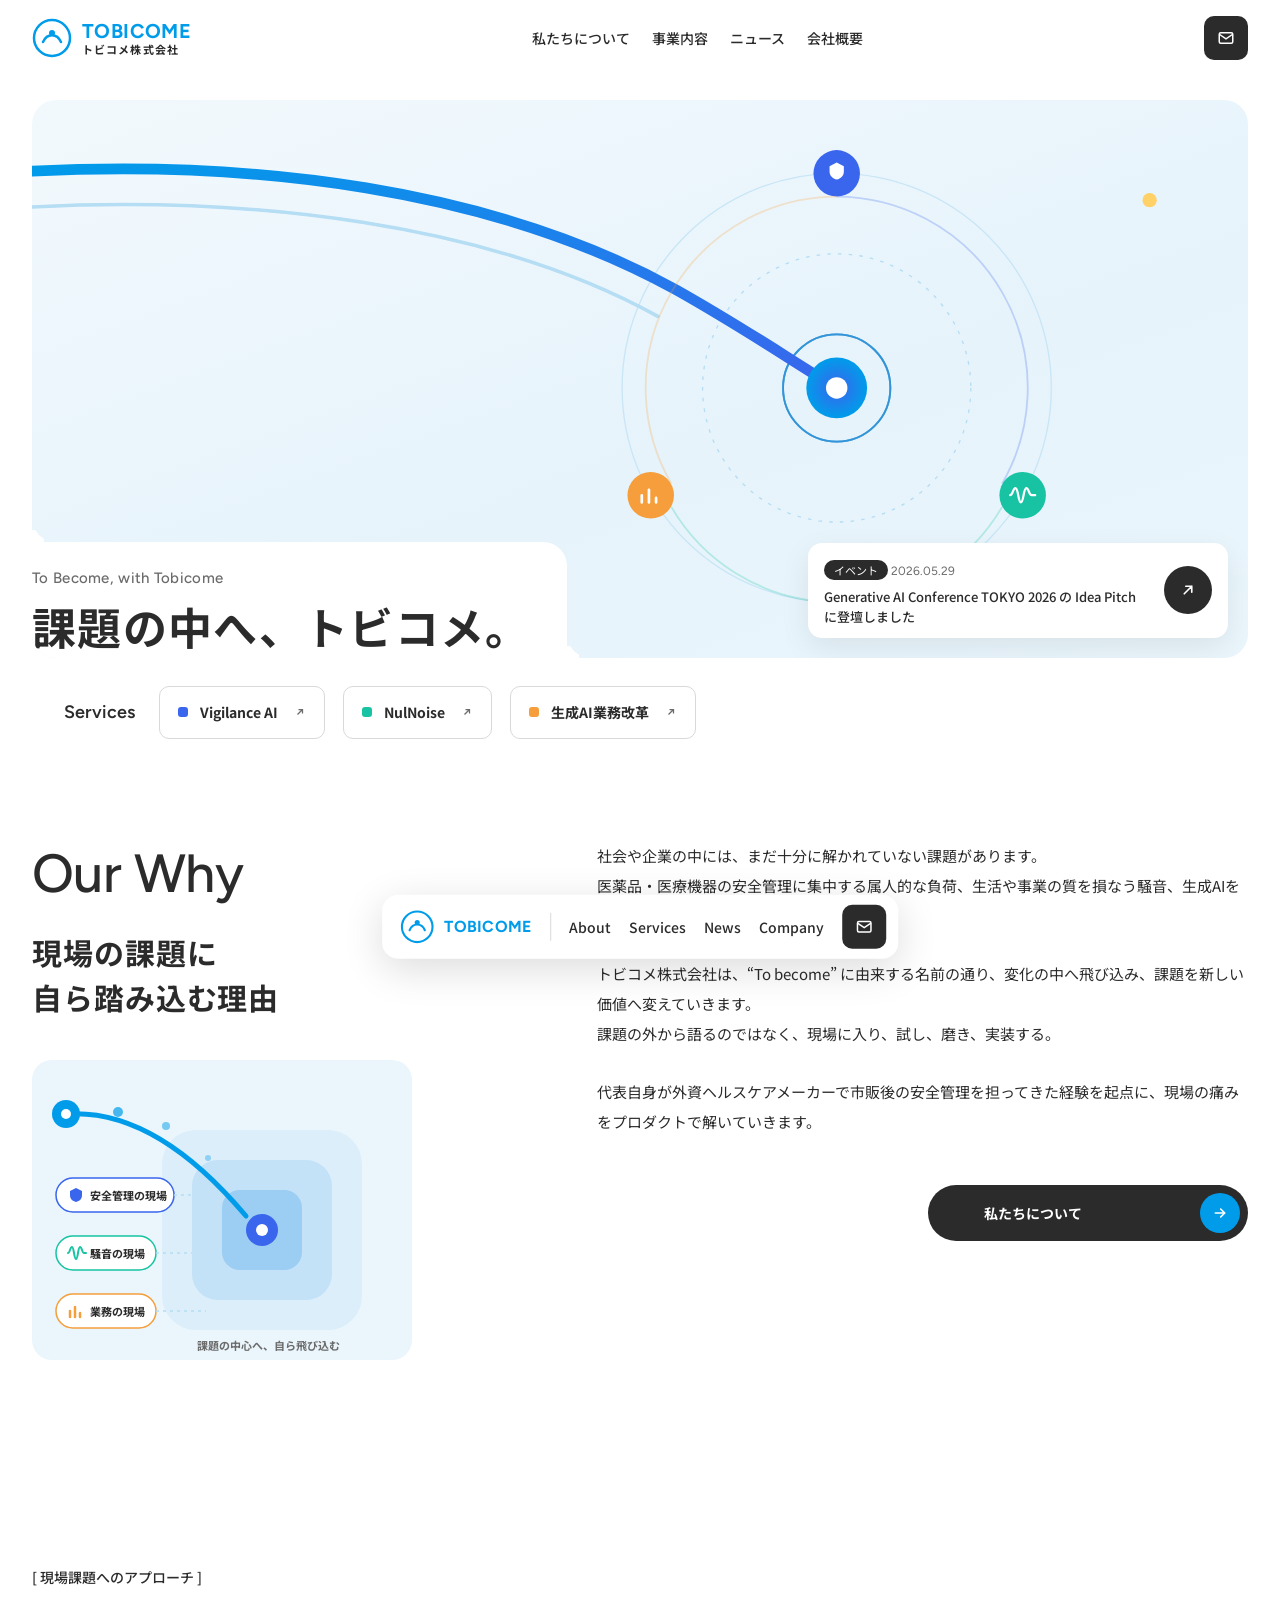
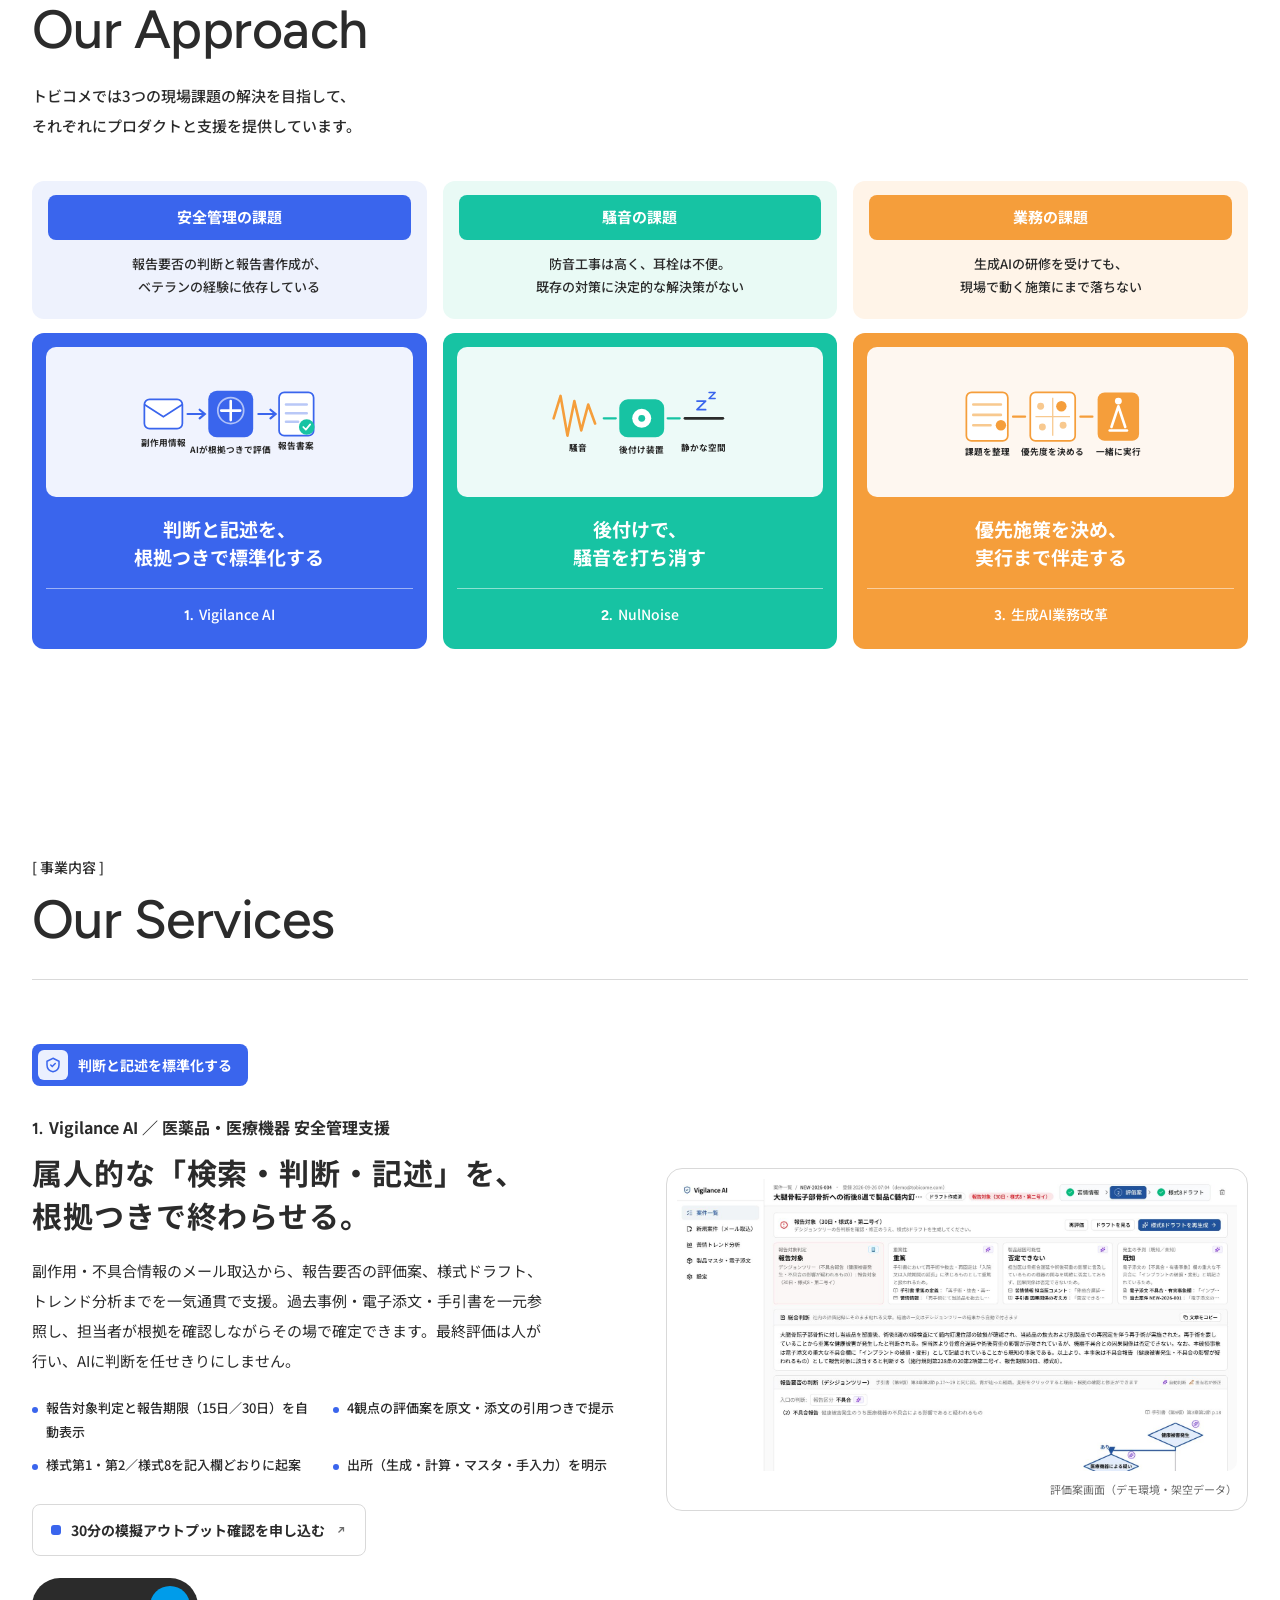
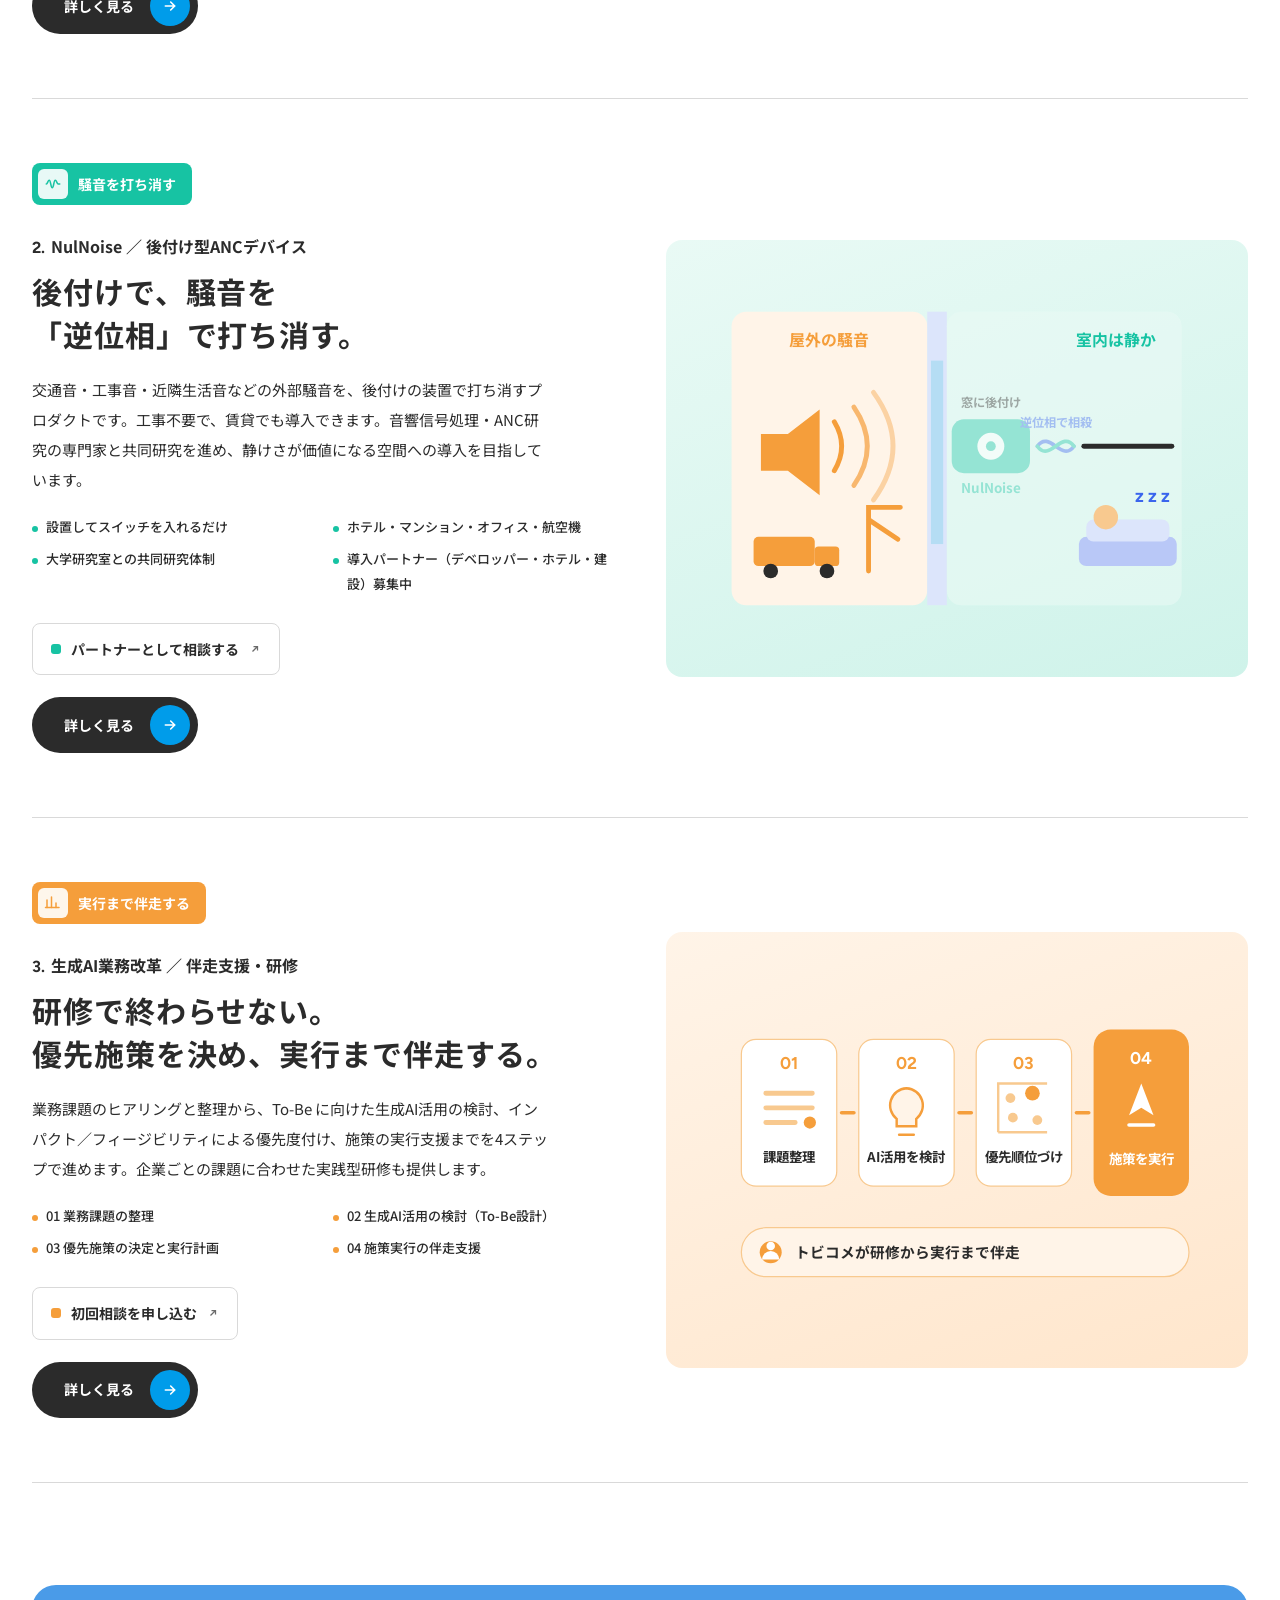
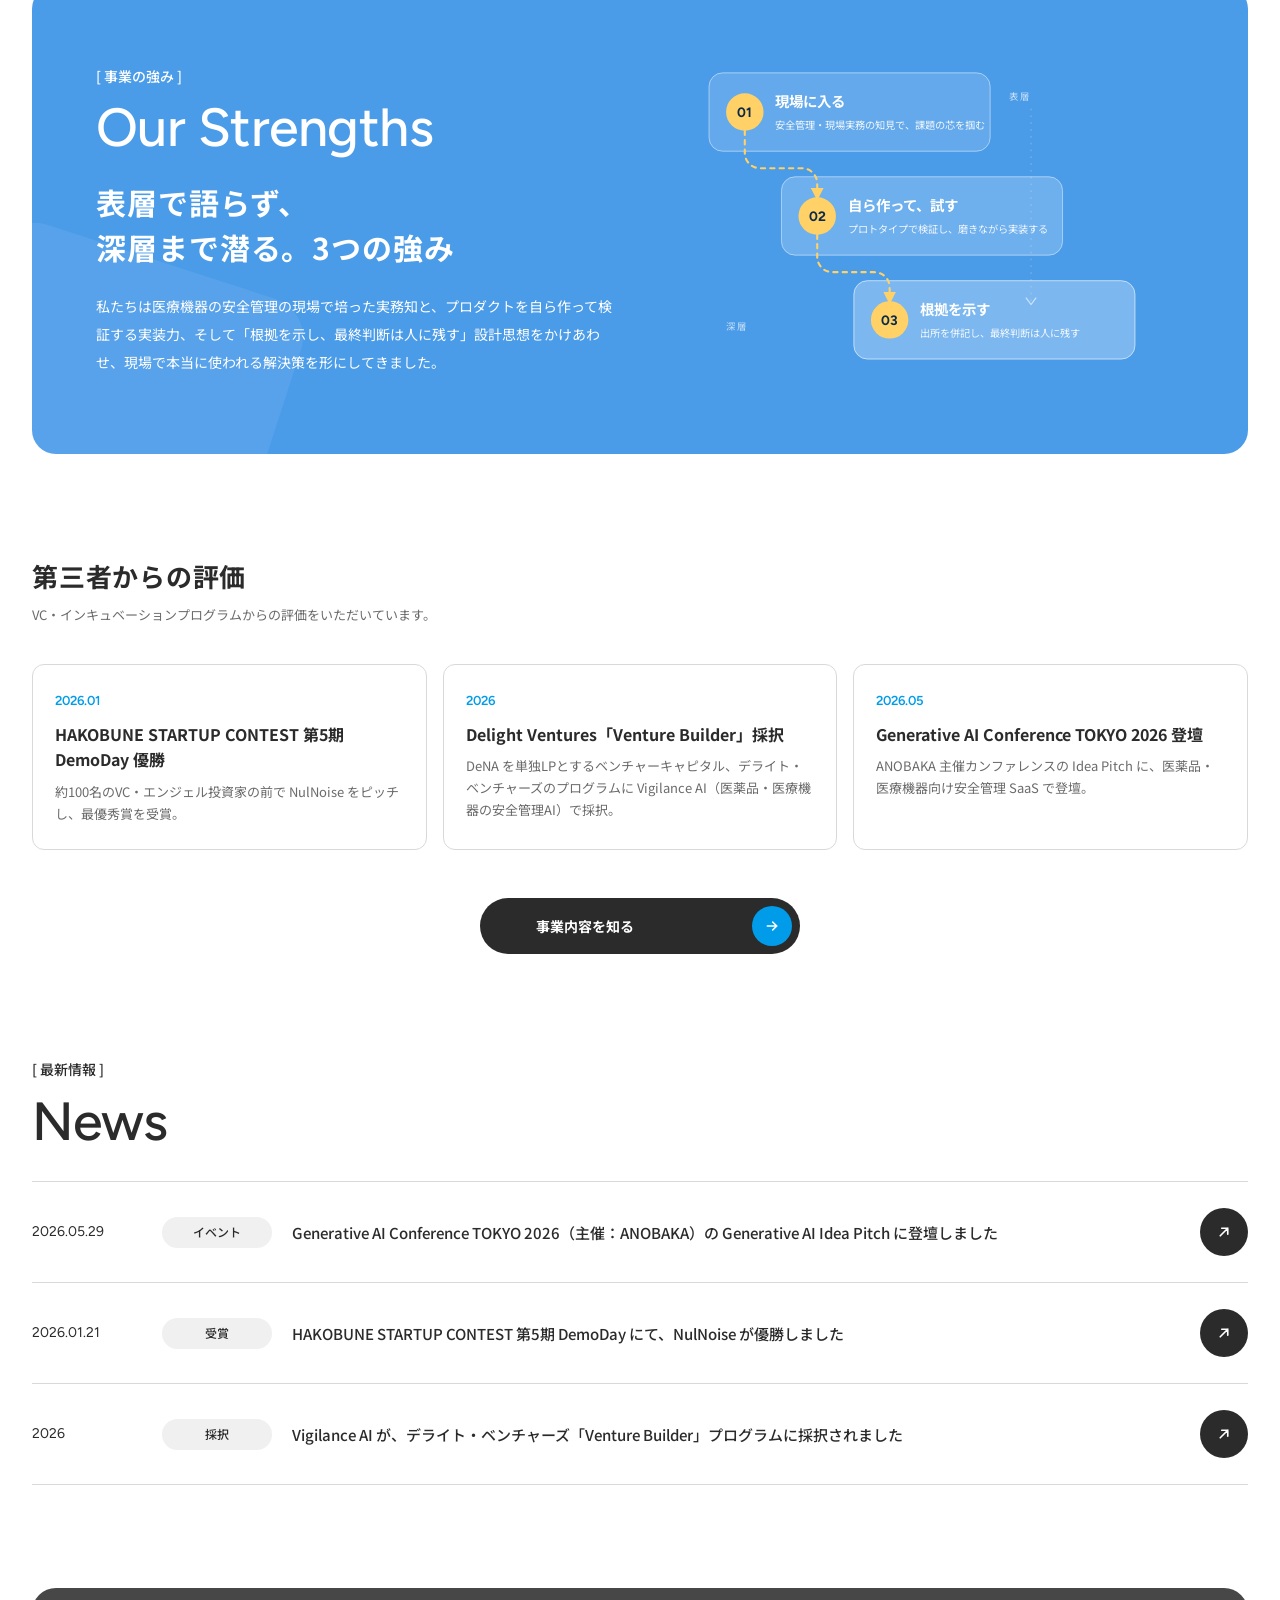
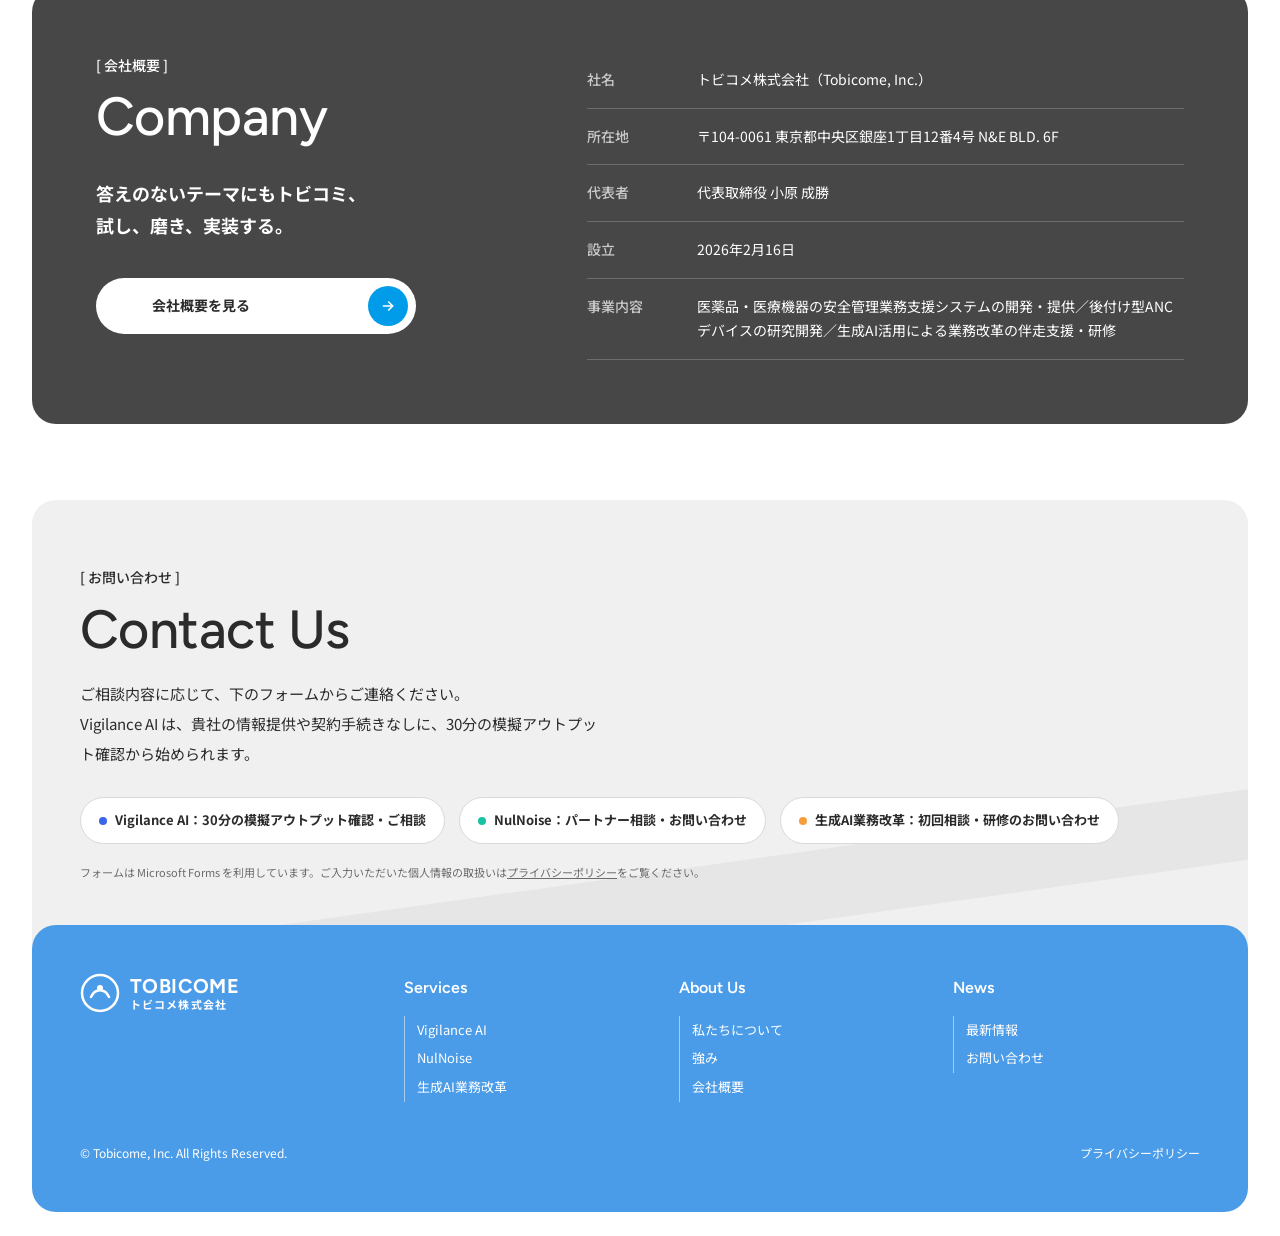
<file: index.html>
<!doctype html>
<html lang="ja">
<head>
<meta charset="utf-8">
<meta name="viewport" content="width=device-width, initial-scale=1">
<title>トビコメ株式会社 | AIで安全管理と業務改革を支援</title>
<meta name="description" content="トビコメ株式会社は、医薬品・医療機器の安全管理業務を支援するVigilance AIをはじめ、生成AIによる業務改革や騒音課題の解決に取り組んでいます。">
<link rel="preconnect" href="https://fonts.googleapis.com">
<link rel="preconnect" href="https://fonts.gstatic.com" crossorigin>
<link href="https://fonts.googleapis.com/css2?family=Figtree:wght@400;500;600;700&family=Noto+Sans+JP:wght@400;500;700&display=swap" rel="stylesheet">
<link rel="icon" type="image/png" sizes="48x48" href="assets/favicon-48.png">
<link rel="icon" type="image/png" sizes="96x96" href="assets/favicon-96.png">
<link rel="icon" type="image/png" sizes="192x192" href="assets/favicon-192.png">
<link rel="apple-touch-icon" sizes="180x180" href="assets/apple-touch-icon.png">
<link rel="canonical" href="https://www.tobicome.com/">
<meta property="og:site_name" content="トビコメ株式会社">
<meta property="og:type" content="website">
<meta property="og:title" content="トビコメ株式会社 | AIで安全管理と業務改革を支援">
<meta property="og:description" content="トビコメ株式会社は、医薬品・医療機器の安全管理業務を支援するVigilance AIをはじめ、生成AIによる業務改革や騒音課題の解決に取り組んでいます。">
<meta property="og:url" content="https://www.tobicome.com/">
<meta property="og:image" content="https://www.tobicome.com/assets/ogp.png">
<meta name="twitter:card" content="summary_large_image">
<script type="application/ld+json">{"@context": "https://schema.org", "@type": "Organization", "name": "トビコメ株式会社", "alternateName": "Tobicome, Inc.", "url": "https://www.tobicome.com/", "logo": "https://www.tobicome.com/assets/logo-512.png", "foundingDate": "2026-02-16", "founder": {"@type": "Person", "name": "小原 成勝", "jobTitle": "代表取締役"}, "address": {"@type": "PostalAddress", "postalCode": "104-0061", "addressRegion": "東京都", "addressLocality": "中央区", "streetAddress": "銀座1丁目12番4号 N&E BLD. 6F", "addressCountry": "JP"}, "description": "医薬品・医療機器の安全管理業務を支援するVigilance AI、後付け型ANCデバイスNulNoise、生成AIによる業務改革の伴走支援を提供する会社。", "knowsAbout": ["医薬品安全管理", "医療機器不具合報告", "アクティブノイズコントロール", "生成AI業務改革"]}</script>
<script type="application/ld+json">{"@context": "https://schema.org", "@type": "WebSite", "name": "トビコメ株式会社", "url": "https://www.tobicome.com/", "inLanguage": "ja"}</script>
<!-- analytics: Cloudflare Web Analytics は Pages 側で自動挿入。GA4 を使う場合はここに gtag スニペットを貼る -->
<link rel="stylesheet" href="assets/style.css?v=202610101441">
</head>
<body>

<!-- HEADER -->
<header class="hd">
  <div class="wrap">
    <a class="logo" href="#top" aria-label="トビコメ株式会社"><svg class="mk" viewBox="0 0 40 40" fill="none"><circle cx="20" cy="20" r="18" stroke="#009CEA" stroke-width="2.5"/><path d="M11 24c4-9 14-9 18 0" stroke="#009CEA" stroke-width="2.5" stroke-linecap="round"/><circle cx="20" cy="15" r="3" fill="#009CEA"/></svg><span class="tx">TOBICOME<small>トビコメ株式会社</small></span></a>
    <nav>
      <a href="about.html">私たちについて</a>
      <a href="#services">事業内容</a>
      <a href="#news">ニュース</a>
      <a href="company.html">会社概要</a>
    </nav>
    <div class="tools">
      <a href="#contact" class="mail" aria-label="お問い合わせ"><svg viewBox="0 0 24 24" fill="none" stroke-width="2"><rect x="3" y="5" width="18" height="14" rx="2"/><path d="M3 7l9 6 9-6"/></svg></a>
      <button class="menu-btn" type="button" aria-label="メニューを開く" data-menu-open><svg viewBox="0 0 24 24" fill="none" stroke-width="2" stroke-linecap="round"><path d="M4 7h16M4 12h16M4 17h16"/></svg></button>
    </div>
  </div>
</header>
<!-- MOBILE MENU -->
<div class="mmenu" id="mmenu" aria-hidden="true">
  <div class="top">
    <a class="logo" href="index.html"><svg class="mk" viewBox="0 0 40 40" fill="none"><circle cx="20" cy="20" r="18" stroke="#009CEA" stroke-width="2.5"/><path d="M11 24c4-9 14-9 18 0" stroke="#009CEA" stroke-width="2.5" stroke-linecap="round"/><circle cx="20" cy="15" r="3" fill="#009CEA"/></svg><span class="tx">TOBICOME<small>トビコメ株式会社</small></span></a>
    <button class="close" type="button" aria-label="メニューを閉じる" data-menu-close><svg viewBox="0 0 24 24" fill="none" stroke-width="2" stroke-linecap="round"><path d="M6 6l12 12M18 6L6 18"/></svg></button>
  </div>
  <ul>
    <li><a href="about.html">私たちについて<small>About</small></a></li>
    <li><a href="index.html#services">事業内容<small>Services</small></a>
      <ul class="sub">
        <li><a href="vigilance.html">Vigilance AI<svg viewBox="0 0 24 24" fill="none" stroke-width="2.4" stroke-linecap="round"><path d="M9 6l6 6-6 6"/></svg></a></li>
        <li><a href="nulnoise.html">NulNoise<svg viewBox="0 0 24 24" fill="none" stroke-width="2.4" stroke-linecap="round"><path d="M9 6l6 6-6 6"/></svg></a></li>
        <li><a href="ai.html">生成AI業務改革<svg viewBox="0 0 24 24" fill="none" stroke-width="2.4" stroke-linecap="round"><path d="M9 6l6 6-6 6"/></svg></a></li>
      </ul>
    </li>
    <li><a href="index.html#news">ニュース<small>News</small></a></li>
    <li><a href="company.html">会社概要<small>Company</small></a></li>
    <li><a href="privacy.html">プライバシーポリシー<small>Privacy</small></a></li>
  </ul>
  <div class="cta"><a class="pill" href="index.html#contact">お問い合わせフォームへ<span class="ic"><svg viewBox="0 0 24 24" fill="none" stroke-width="2.4" stroke-linecap="round"><path d="M5 12h14M13 6l6 6-6 6"/></svg></span></a></div>
</div>


<!-- FLOATING NAV -->
<div class="fnav" id="fnav">
  <a class="logo" href="#top"><svg class="mk" viewBox="0 0 40 40" fill="none"><circle cx="20" cy="20" r="18" stroke="#009CEA" stroke-width="2.5"/><path d="M11 24c4-9 14-9 18 0" stroke="#009CEA" stroke-width="2.5" stroke-linecap="round"/><circle cx="20" cy="15" r="3" fill="#009CEA"/></svg><span class="tx">TOBICOME</span></a>
  <span class="sep"></span>
  <nav><a href="about.html">About</a><a href="#services">Services</a><a href="#news">News</a><a href="company.html">Company</a></nav>
  <button class="menu-btn" type="button" aria-label="メニューを開く" data-menu-open><svg viewBox="0 0 24 24" fill="none" stroke-width="2" stroke-linecap="round"><path d="M4 7h16M4 12h16M4 17h16"/></svg></button>
  <a href="#contact" class="mail" aria-label="お問い合わせ"><svg viewBox="0 0 24 24" fill="none" stroke-width="2"><rect x="3" y="5" width="18" height="14" rx="2"/><path d="M3 7l9 6 9-6"/></svg></a>
</div>
<a class="totop" id="totop" href="#top" aria-label="ページ上部へ"><svg viewBox="0 0 24 24" fill="none" stroke-width="2.2" stroke-linecap="round"><path d="M12 19V5M5 12l7-7 7 7"/></svg></a>

<!-- HERO -->
<div class="mv" id="top">
  <div class="mv__panel">
    <svg class="mv__art" viewBox="0 0 1360 640" preserveAspectRatio="xMidYMid slice" fill="none" aria-hidden="true">
      <defs>
        <linearGradient id="dive" x1="0" y1="0" x2="1" y2="1"><stop offset="0" stop-color="#009CEA"/><stop offset="1" stop-color="#3A65ED"/></linearGradient>
        <radialGradient id="core" cx=".5" cy=".5" r=".5"><stop offset="0" stop-color="#3A65ED"/><stop offset="1" stop-color="#009CEA"/></radialGradient>
      </defs>
      <g>
        <circle cx="900" cy="330" r="60" stroke="#3A65ED" stroke-opacity=".5" stroke-width="2" class="rp r1"/>
        <circle cx="900" cy="330" r="60" stroke="#009CEA" stroke-opacity=".5" stroke-width="2" class="rp r2"/>
        <circle cx="900" cy="330" r="60" stroke="#17C3A3" stroke-opacity=".5" stroke-width="2" class="rp r3"/>
        <circle cx="900" cy="330" r="60" stroke="#3A65ED" stroke-opacity=".4" stroke-width="2" class="rp r4"/>
      </g>
      <circle cx="900" cy="330" r="240" stroke="#C9E6F7" stroke-width="1.5"/>
      <circle cx="900" cy="330" r="150" stroke="#B5DDF4" stroke-width="1.5" stroke-dasharray="4 8"/>
      <path class="arc" d="M-40 90 C 250 70, 520 110, 720 220 C 800 265, 850 300, 900 330" stroke="url(#dive)" stroke-width="12" stroke-linecap="round"/>
      <path class="arc a2" d="M-40 130 C 250 110, 520 150, 700 250" stroke="#B5DDF4" stroke-width="4" stroke-linecap="round"/>
      <circle cx="900" cy="330" r="34" fill="url(#core)" class="core"/>
      <circle cx="900" cy="330" r="12" fill="#fff"/>
      <g class="orb o1"><circle cx="900" cy="90" r="26" fill="#3A65ED"/><path d="M900 78l8 4v6c0 5-3.5 8-8 9-4.5-1-8-4-8-9v-6l8-4z" fill="#fff"/></g>
      <g class="orb o2"><circle cx="1108" cy="450" r="26" fill="#17C3A3"/><path d="M1094 450c3 0 3-8 6-8s3 16 6 16 3-16 6-16 3 8 6 8h4" stroke="#fff" stroke-width="2.5" stroke-linecap="round"/></g>
      <g class="orb o3"><circle cx="692" cy="450" r="26" fill="#F59E3B"/><path d="M682 458v-8m8 8v-14m8 14v-5" stroke="#fff" stroke-width="3" stroke-linecap="round"/></g>
      <path d="M900 116 A214 214 0 0 1 1085 437" stroke="#3A65ED" stroke-opacity=".25" stroke-width="2"/>
      <path d="M1085 463 A214 214 0 0 1 715 463" stroke="#17C3A3" stroke-opacity=".25" stroke-width="2"/>
      <path d="M715 437 A214 214 0 0 1 900 116" stroke="#F59E3B" stroke-opacity=".25" stroke-width="2"/>
      <circle cx="1250" cy="120" r="8" fill="#FFD166"/><circle cx="1180" cy="580" r="6" fill="#009CEA" opacity=".6"/><circle cx="560" cy="560" r="10" fill="#17C3A3" opacity=".5"/>
    </svg>
    <div class="mv__hg">
      <p>To Become, with Tobicome</p>
      <h1>課題の中へ、トビコメ。</h1>
    </div>
    <a class="mv__news" href="https://anobaka.jp/news/11790/" target="_blank" rel="noopener">
      <div>
        <span class="cat">イベント</span> <time>2026.05.29</time>
        <p>Generative AI Conference TOKYO 2026 の Idea Pitch に登壇しました</p>
      </div>
      <span class="circ dark"><svg viewBox="0 0 24 24" fill="none" stroke-width="2.2" stroke-linecap="round"><path d="M7 17L17 7M9 7h8v8"/></svg></span>
    </a>
  </div>
</div>

<!-- SERVICE STRIP -->
<div class="strip">
  <div class="wrap">
    <span class="lbl">Services</span>
    <a href="vigilance.html"><span class="dot" style="background:var(--c1)"></span>Vigilance AI<svg class="ext" viewBox="0 0 24 24" fill="none" stroke-width="2.5"><path d="M7 17L17 7M9 7h8v8"/></svg></a>
    <a href="nulnoise.html"><span class="dot" style="background:var(--c2)"></span>NulNoise<svg class="ext" viewBox="0 0 24 24" fill="none" stroke-width="2.5"><path d="M7 17L17 7M9 7h8v8"/></svg></a>
    <a href="ai.html"><span class="dot" style="background:var(--c3)"></span>生成AI業務改革<svg class="ext" viewBox="0 0 24 24" fill="none" stroke-width="2.5"><path d="M7 17L17 7M9 7h8v8"/></svg></a>
  </div>
</div>

<!-- OUR WHY -->
<section class="why" id="why">
    <div class="wrap">
    <div class="grid">
      <div class="rv">
        <h2 class="en">Our Why</h2>
        <p class="jp-h">現場の課題に<br>自ら踏み込む理由</p>
        <svg class="ill" viewBox="0 0 380 300" fill="none" aria-hidden="true" font-family="Noto Sans JP" font-weight="700">
          <rect x="0" y="0" width="380" height="300" rx="20" fill="#EAF6FC"/>
          <!-- the problem: nested rounded squares -->
          <rect x="130" y="70" width="200" height="200" rx="34" fill="#DCEEFA"/>
          <rect x="160" y="100" width="140" height="140" rx="26" fill="#C3E1F7"/>
          <rect x="190" y="130" width="80" height="80" rx="18" fill="#9CCDF2"/>
          <circle cx="230" cy="170" r="16" fill="#3A65ED"/><circle cx="230" cy="170" r="6" fill="#fff"/>
          <!-- diving trail -->
          <path d="M34 54 C 90 50, 150 80, 214 156" stroke="#009CEA" stroke-width="5" stroke-linecap="round"/>
          <circle cx="34" cy="54" r="14" fill="#009CEA"/><circle cx="34" cy="54" r="5" fill="#fff"/>
          <circle cx="86" cy="52" r="5" fill="#009CEA" opacity=".7"/><circle cx="134" cy="66" r="4" fill="#009CEA" opacity=".5"/><circle cx="176" cy="98" r="3" fill="#009CEA" opacity=".35"/>
          <!-- three fields as chips on the rim -->
          <g>
            <rect x="24" y="118" width="118" height="34" rx="17" fill="#fff" stroke="#3A65ED" stroke-width="1.5"/>
            <path d="M44 128l6 3v4c0 4-2.5 6-6 7-3.5-1-6-3-6-7v-4l6-3z" fill="#3A65ED"/>
            <text x="58" y="140" font-size="11" fill="#2B2B2B">安全管理の現場</text>
          </g>
          <g>
            <rect x="24" y="176" width="100" height="34" rx="17" fill="#fff" stroke="#17C3A3" stroke-width="1.5"/>
            <path d="M36 193c2 0 2-6 4-6s2 12 4 12 2-12 4-12 2 6 4 6h2" stroke="#17C3A3" stroke-width="2" stroke-linecap="round"/>
            <text x="58" y="198" font-size="11" fill="#2B2B2B">騒音の現場</text>
          </g>
          <g>
            <rect x="24" y="234" width="100" height="34" rx="17" fill="#fff" stroke="#F59E3B" stroke-width="1.5"/>
            <path d="M38 257v-6m5 6v-10m5 10v-4" stroke="#F59E3B" stroke-width="2.5" stroke-linecap="round"/>
            <text x="58" y="256" font-size="11" fill="#2B2B2B">業務の現場</text>
          </g>
          <path d="M142 135h18M124 193h36M124 251h50" stroke="#B5DDF4" stroke-width="1.5" stroke-dasharray="3 4"/>
          <text x="236" y="290" text-anchor="middle" font-size="11" fill="#6B6B6B">課題の中心へ、自ら飛び込む</text>
        </svg>
      </div>
      <div class="rv d1">
        <div class="body">
          <p>社会や企業の中には、まだ十分に解かれていない課題があります。<br>医薬品・医療機器の安全管理に集中する属人的な負荷、生活や事業の質を損なう騒音、生成AIを導入しても動かない業務。</p>
          <p>トビコメ株式会社は、“To become” に由来する名前の通り、変化の中へ飛び込み、課題を新しい価値へ変えていきます。<br>課題の外から語るのではなく、現場に入り、試し、磨き、実装する。</p>
          <p>代表自身が外資ヘルスケアメーカーで市販後の安全管理を担ってきた経験を起点に、現場の痛みをプロダクトで解いていきます。</p>
        </div>
        <div class="cta"><a class="pill wide" href="about.html">私たちについて<span class="ic"><svg viewBox="0 0 24 24" fill="none" stroke-width="2.4" stroke-linecap="round"><path d="M5 12h14M13 6l6 6-6 6"/></svg></span></a></div>
      </div>
    </div>
  </div>
</section>

<!-- OUR APPROACH -->
<section class="ap" id="approach">
  <div class="wrap">
    <div class="rv">
      <p class="bracket">現場課題へのアプローチ</p>
      <h2 class="en">Our Approach</h2>
      <p class="lead body">トビコメでは3つの現場課題の解決を目指して、<br>それぞれにプロダクトと支援を提供しています。</p>
    </div>
    <div class="cols">
      <div class="c1 rv">
        <div class="q"><span class="tag">安全管理の課題</span><p>報告要否の判断と報告書作成が、<br>ベテランの経験に依存している</p></div>
        <a class="card" href="vigilance.html">
          <div class="ill"><svg viewBox="0 0 220 120" fill="none" width="190" font-family="Noto Sans JP" font-size="10" font-weight="700">
            <rect x="12" y="34" width="44" height="34" rx="6" fill="#fff" stroke="#3A65ED" stroke-width="2"/><path d="M12 40l22 14 22-14" stroke="#3A65ED" stroke-width="2"/>
            <text x="34" y="88" text-anchor="middle" fill="#2B2B2B">副作用情報</text>
            <path d="M62 51h18" stroke="#3A65ED" stroke-width="2.5" stroke-linecap="round"/><path d="M76 46l6 5-6 5" stroke="#3A65ED" stroke-width="2.5" stroke-linecap="round"/>
            <rect x="86" y="24" width="52" height="54" rx="10" fill="#3A65ED"/><path d="M112 36v22M101 47h22" stroke="#fff" stroke-width="3" stroke-linecap="round"/><circle cx="112" cy="47" r="15" stroke="#fff" stroke-width="2" stroke-opacity=".6"/>
            <text x="112" y="96" text-anchor="middle" fill="#2B2B2B">AIが根拠つきで評価</text>
            <path d="M144 51h18" stroke="#3A65ED" stroke-width="2.5" stroke-linecap="round"/><path d="M158 46l6 5-6 5" stroke="#3A65ED" stroke-width="2.5" stroke-linecap="round"/>
            <rect x="168" y="26" width="40" height="50" rx="6" fill="#fff" stroke="#3A65ED" stroke-width="2"/><path d="M176 40h24M176 50h24M176 60h14" stroke="#B9C8F7" stroke-width="3" stroke-linecap="round"/><circle cx="200" cy="66" r="9" fill="#17C3A3"/><path d="M196 66l3 3 5-6" stroke="#fff" stroke-width="2" stroke-linecap="round" stroke-linejoin="round"/>
            <text x="188" y="92" text-anchor="middle" fill="#2B2B2B">報告書案</text>
          </svg></div>
          <h3>判断と記述を、<br>根拠つきで標準化する</h3>
          <div class="nm"><b>1.</b>Vigilance AI</div>
        </a>
      </div>
      <div class="c2 rv d1">
        <div class="q"><span class="tag">騒音の課題</span><p>防音工事は高く、耳栓は不便。<br>既存の対策に決定的な解決策がない</p></div>
        <a class="card" href="nulnoise.html">
          <div class="ill"><svg viewBox="0 0 220 120" fill="none" width="190" font-family="Noto Sans JP" font-size="10" font-weight="700">
            <path d="M10 56 l8-26 l8 46 l8-40 l8 34 l8-30 l8 22" stroke="#F59E3B" stroke-width="3" stroke-linecap="round" stroke-linejoin="round"/>
            <text x="38" y="94" text-anchor="middle" fill="#2B2B2B">騒音</text>
            <path d="M68 56h14" stroke="#17C3A3" stroke-width="2.5" stroke-linecap="round"/>
            <rect x="86" y="34" width="52" height="44" rx="10" fill="#17C3A3"/><circle cx="112" cy="56" r="11" fill="#fff"/><circle cx="112" cy="56" r="4" fill="#17C3A3"/>
            <text x="112" y="96" text-anchor="middle" fill="#2B2B2B">後付け装置</text>
            <path d="M142 56h14" stroke="#17C3A3" stroke-width="2.5" stroke-linecap="round"/>
            <path d="M162 56h44" stroke="#2B2B2B" stroke-width="3" stroke-linecap="round"/>
            <path d="M176 36h10l-10 10h10" stroke="#3A65ED" stroke-width="2" stroke-linecap="round" stroke-linejoin="round"/><path d="M190 26h7l-7 7h7" stroke="#3A65ED" stroke-width="1.8" stroke-linecap="round" stroke-linejoin="round"/>
            <text x="184" y="94" text-anchor="middle" fill="#2B2B2B">静かな空間</text>
          </svg></div>
          <h3>後付けで、<br>騒音を打ち消す</h3>
          <div class="nm"><b>2.</b>NulNoise</div>
        </a>
      </div>
      <div class="c3 rv d2">
        <div class="q"><span class="tag">業務の課題</span><p>生成AIの研修を受けても、<br>現場で動く施策にまで落ちない</p></div>
        <a class="card" href="ai.html">
          <div class="ill"><svg viewBox="0 0 220 120" fill="none" width="190" font-family="Noto Sans JP" font-size="10" font-weight="700">
            <rect x="12" y="26" width="48" height="56" rx="6" fill="#fff" stroke="#F59E3B" stroke-width="2"/><path d="M20 40h32M20 52h32M20 64h20" stroke="#F8C98F" stroke-width="3" stroke-linecap="round"/><circle cx="52" cy="64" r="6" fill="#F59E3B"/>
            <text x="36" y="98" text-anchor="middle" fill="#2B2B2B">課題を整理</text>
            <path d="M66 54h14" stroke="#F59E3B" stroke-width="2.5" stroke-linecap="round"/>
            <rect x="86" y="26" width="52" height="56" rx="6" fill="#fff" stroke="#F59E3B" stroke-width="2"/><path d="M112 32v44M92 54h40" stroke="#F8C98F" stroke-width="1.5"/><circle cx="122" cy="42" r="6" fill="#F59E3B"/><circle cx="100" cy="66" r="4" fill="#F8C98F"/><circle cx="124" cy="64" r="4" fill="#F8C98F"/><circle cx="98" cy="42" r="4" fill="#F8C98F"/>
            <text x="112" y="98" text-anchor="middle" fill="#2B2B2B">優先度を決める</text>
            <path d="M144 54h14" stroke="#F59E3B" stroke-width="2.5" stroke-linecap="round"/>
            <rect x="164" y="26" width="48" height="56" rx="8" fill="#F59E3B"/><path d="M180 66l8-24 8 24" stroke="#fff" stroke-width="3" stroke-linecap="round" stroke-linejoin="round"/><circle cx="188" cy="36" r="4" fill="#fff"/><path d="M178 70h20" stroke="#fff" stroke-width="3" stroke-linecap="round"/>
            <text x="188" y="98" text-anchor="middle" fill="#2B2B2B">一緒に実行</text>
          </svg></div>
          <h3>優先施策を決め、<br>実行まで伴走する</h3>
          <div class="nm"><b>3.</b>生成AI業務改革</div>
        </a>
      </div>
    </div>
  </div>
</section>

<!-- OUR SERVICES -->
<section class="sv" id="services">
  <div class="wrap">
    <div class="head rv">
      <p class="bracket">事業内容</p>
      <h2 class="en">Our Services</h2>
    </div>

    <div class="blk c1" id="s1">
      <div class="rv">
        <span class="badge"><i><svg viewBox="0 0 24 24" fill="none" stroke="#3A65ED" stroke-width="2" stroke-linecap="round"><path d="M12 3l8 4v5c0 5-3.5 8-8 9-4.5-1-8-4-8-9V7l8-4z"/><path d="M9 12l2 2 4-4"/></svg></i>判断と記述を標準化する</span>
        <p class="num"><b>1.</b>Vigilance AI ／ 医薬品・医療機器 安全管理支援</p>
        <h3><a href="vigilance.html" style="transition:.2s" onmouseover="this.style.color='var(--sky)'" onmouseout="this.style.color=''">属人的な「検索・判断・記述」を、<br>根拠つきで終わらせる。</a></h3>
        <p class="desc body">副作用・不具合情報のメール取込から、報告要否の評価案、様式ドラフト、トレンド分析までを一気通貫で支援。過去事例・電子添文・手引書を一元参照し、担当者が根拠を確認しながらその場で確定できます。最終評価は人が行い、AIに判断を任せきりにしません。</p>
        <ul class="feat">
          <li>報告対象判定と報告期限（15日／30日）を自動表示</li>
          <li>4観点の評価案を原文・添文の引用つきで提示</li>
          <li>様式第1・第2／様式8を記入欄どおりに起案</li>
          <li>出所（生成・計算・マスタ・手入力）を明示</li>
        </ul>
        <a class="lg" href="https://forms.cloud.microsoft/Pages/ResponsePage.aspx?id=xtdZaTCAl0m9T9rvohrGEFyp-t4Y1ZRIizsPwFz9vbZURVBTNkZHTDdVS1JSRkwxWjE1MDlUWUhCUS4u" target="_blank" rel="noopener"><span class="dot" style="width:10px;height:10px;border-radius:3px;background:var(--c1)"></span>30分の模擬アウトプット確認を申し込む<svg class="ext" viewBox="0 0 24 24" fill="none" stroke-width="2.5"><path d="M7 17L17 7M9 7h8v8"/></svg></a>
        <div style="margin-top:22px"><a class="pill" href="vigilance.html">詳しく見る<span class="ic"><svg viewBox="0 0 24 24" fill="none" stroke-width="2.4" stroke-linecap="round"><path d="M5 12h14M13 6l6 6-6 6"/></svg></span></a></div>
      </div>
      <div class="vis rv d1" style="aspect-ratio:auto;background:#fff;border:1px solid var(--line);display:block;padding:10px">
        <img src="assets/shot-md-eval.jpg" alt="Vigilance AI 評価案画面（デモ環境・架空データ）" style="border-radius:10px;width:100%" loading="lazy">
        <p class="muted" style="font-size:11px;margin-top:8px;text-align:right">評価案画面（デモ環境・架空データ）</p>
      </div>
    </div>

    <div class="blk c2" id="s2">
      <div class="rv">
        <span class="badge"><i><svg viewBox="0 0 24 24" fill="none" stroke="#17C3A3" stroke-width="2" stroke-linecap="round"><path d="M3 12c2 0 2-5 4-5s2 10 4 10 2-10 4-10 2 5 4 5h2"/></svg></i>騒音を打ち消す</span>
        <p class="num"><b>2.</b>NulNoise ／ 後付け型ANCデバイス</p>
        <h3><a href="nulnoise.html" style="transition:.2s" onmouseover="this.style.color='var(--sky)'" onmouseout="this.style.color=''">後付けで、騒音を<br>「逆位相」で打ち消す。</a></h3>
        <p class="desc body">交通音・工事音・近隣生活音などの外部騒音を、後付けの装置で打ち消すプロダクトです。工事不要で、賃貸でも導入できます。音響信号処理・ANC研究の専門家と共同研究を進め、静けさが価値になる空間への導入を目指しています。</p>
        <ul class="feat">
          <li>設置してスイッチを入れるだけ</li>
          <li>ホテル・マンション・オフィス・航空機</li>
          <li>大学研究室との共同研究体制</li>
          <li>導入パートナー（デベロッパー・ホテル・建設）募集中</li>
        </ul>
        <a class="lg" href="https://forms.cloud.microsoft/Pages/ResponsePage.aspx?id=xtdZaTCAl0m9T9rvohrGEFyp-t4Y1ZRIizsPwFz9vbZURDRXN0dNTEpIRDNYQTNQRkZSQ0JRNjZPUC4u" target="_blank" rel="noopener"><span class="dot" style="width:10px;height:10px;border-radius:3px;background:var(--c2)"></span>パートナーとして相談する<svg class="ext" viewBox="0 0 24 24" fill="none" stroke-width="2.5"><path d="M7 17L17 7M9 7h8v8"/></svg></a>
        <div style="margin-top:22px"><a class="pill" href="nulnoise.html">詳しく見る<span class="ic"><svg viewBox="0 0 24 24" fill="none" stroke-width="2.4" stroke-linecap="round"><path d="M5 12h14M13 6l6 6-6 6"/></svg></span></a></div>
      </div>
      <div class="vis rv d1">
        <svg viewBox="0 0 400 300" fill="none" aria-hidden="true" font-family="Noto Sans JP" font-weight="700">
          <rect x="16" y="30" width="160" height="240" rx="12" fill="#FFF4E8"/>
          <text x="96" y="58" text-anchor="middle" font-size="13" fill="#F59E3B">屋外の騒音</text>
          <path d="M40 130h22l26-20v70l-26-20H40z" fill="#F59E3B"/>
          <path d="M100 120q12 20 0 40" stroke="#F59E3B" stroke-width="4" stroke-linecap="round"/>
          <path d="M116 108q22 32 0 64" stroke="#F59E3B" stroke-width="4" stroke-linecap="round" opacity=".7"/>
          <path d="M132 96q32 44 0 88" stroke="#F59E3B" stroke-width="4" stroke-linecap="round" opacity=".4"/>
          <rect x="34" y="214" width="50" height="24" rx="4" fill="#F59E3B"/><rect x="84" y="222" width="20" height="16" rx="3" fill="#F59E3B"/><circle cx="48" cy="242" r="6" fill="#2B2B2B"/><circle cx="94" cy="242" r="6" fill="#2B2B2B"/>
          <path d="M128 242V190h26M128 200l24 16" stroke="#F59E3B" stroke-width="4" stroke-linecap="round"/>
          <rect x="176" y="30" width="16" height="240" fill="#DCE5FB"/><rect x="179" y="70" width="10" height="150" fill="#B5DDF4"/>
          <rect x="196" y="118" width="64" height="44" rx="10" fill="#17C3A3"/><circle cx="228" cy="140" r="11" fill="#fff"/><circle cx="228" cy="140" r="4" fill="#17C3A3"/>
          <text x="228" y="178" text-anchor="middle" font-size="11" fill="#17C3A3">NulNoise</text>
          <text x="228" y="108" text-anchor="middle" font-size="10" fill="#2B2B2B">窓に後付け</text>
          <path d="M266 140 C 276 126, 286 154, 296 140" stroke="#3A65ED" stroke-width="3" stroke-linecap="round"/>
          <path d="M266 140 C 276 154, 286 126, 296 140" stroke="#17C3A3" stroke-width="3" stroke-linecap="round"/>
          <text x="281" y="124" text-anchor="middle" font-size="10" fill="#3A65ED">逆位相で相殺</text>
          <rect x="192" y="30" width="192" height="240" rx="12" fill="#E9FAF5" opacity=".6"/>
          <text x="330" y="58" text-anchor="middle" font-size="13" fill="#17C3A3">室内は静か</text>
          <path d="M304 140H376" stroke="#2B2B2B" stroke-width="4" stroke-linecap="round"/>
          <rect x="300" y="214" width="80" height="24" rx="6" fill="#B9C8F7"/><rect x="306" y="200" width="68" height="18" rx="6" fill="#DCE5FB"/><circle cx="322" cy="198" r="10" fill="#F8C98F"/>
          <text x="346" y="186" font-size="15" fill="#3A65ED" font-family="Figtree" font-weight="700">z z z</text>
        </svg>
      </div>
    </div>

    <div class="blk c3" id="s3">
      <div class="rv">
        <span class="badge"><i><svg viewBox="0 0 24 24" fill="none" stroke="#F59E3B" stroke-width="2" stroke-linecap="round"><path d="M4 18V8m6 10V4m6 14v-6"/><path d="M20 18H2"/></svg></i>実行まで伴走する</span>
        <p class="num"><b>3.</b>生成AI業務改革 ／ 伴走支援・研修</p>
        <h3><a href="ai.html" style="transition:.2s" onmouseover="this.style.color='var(--sky)'" onmouseout="this.style.color=''">研修で終わらせない。<br>優先施策を決め、実行まで伴走する。</a></h3>
        <p class="desc body">業務課題のヒアリングと整理から、To-Be に向けた生成AI活用の検討、インパクト／フィージビリティによる優先度付け、施策の実行支援までを4ステップで進めます。企業ごとの課題に合わせた実践型研修も提供します。</p>
        <ul class="feat">
          <li>01 業務課題の整理</li>
          <li>02 生成AI活用の検討（To-Be設計）</li>
          <li>03 優先施策の決定と実行計画</li>
          <li>04 施策実行の伴走支援</li>
        </ul>
        <a class="lg" href="https://forms.cloud.microsoft/Pages/ResponsePage.aspx?id=xtdZaTCAl0m9T9rvohrGEFyp-t4Y1ZRIizsPwFz9vbZUME5KT1lUQjRLVEgzSFkwU0RGOE0wSUZTVy4u" target="_blank" rel="noopener"><span class="dot" style="width:10px;height:10px;border-radius:3px;background:var(--c3)"></span>初回相談を申し込む<svg class="ext" viewBox="0 0 24 24" fill="none" stroke-width="2.5"><path d="M7 17L17 7M9 7h8v8"/></svg></a>
        <div style="margin-top:22px"><a class="pill" href="ai.html">詳しく見る<span class="ic"><svg viewBox="0 0 24 24" fill="none" stroke-width="2.4" stroke-linecap="round"><path d="M5 12h14M13 6l6 6-6 6"/></svg></span></a></div>
      </div>
      <div class="vis rv d1">
        <svg viewBox="0 0 400 300" fill="none" aria-hidden="true" font-family="Noto Sans JP" font-weight="700">
          <g>
            <rect x="24" y="60" width="78" height="120" rx="12" fill="#fff" stroke="#F8C98F"/>
            <text x="63" y="84" text-anchor="middle" font-family="Figtree" font-size="14" fill="#F59E3B">01</text>
            <path d="M44 104h38M44 116h38M44 128h24" stroke="#F8C98F" stroke-width="4" stroke-linecap="round"/><circle cx="80" cy="128" r="5" fill="#F59E3B"/>
            <text x="63" y="160" text-anchor="middle" font-size="11" fill="#2B2B2B">課題整理</text>
          </g>
          <path d="M106 120h10" stroke="#F59E3B" stroke-width="3" stroke-linecap="round"/>
          <g>
            <rect x="120" y="60" width="78" height="120" rx="12" fill="#fff" stroke="#F8C98F"/>
            <text x="159" y="84" text-anchor="middle" font-family="Figtree" font-size="14" fill="#F59E3B">02</text>
            <path d="M159 100a14 14 0 0 1 8 25v6h-16v-6a14 14 0 0 1 8-25z" fill="#FFF4E8" stroke="#F59E3B" stroke-width="2"/><path d="M153 138h12" stroke="#F59E3B" stroke-width="2" stroke-linecap="round"/>
            <text x="159" y="160" text-anchor="middle" font-size="11" fill="#2B2B2B">AI活用を検討</text>
          </g>
          <path d="M202 120h10" stroke="#F59E3B" stroke-width="3" stroke-linecap="round"/>
          <g>
            <rect x="216" y="60" width="78" height="120" rx="12" fill="#fff" stroke="#F8C98F"/>
            <text x="255" y="84" text-anchor="middle" font-family="Figtree" font-size="14" fill="#F59E3B">03</text>
            <path d="M234 136V96h40" stroke="#F8C98F" stroke-width="2"/><path d="M234 136h40" stroke="#F8C98F" stroke-width="2"/>
            <circle cx="262" cy="104" r="6" fill="#F59E3B"/><circle cx="246" cy="124" r="4" fill="#F8C98F"/><circle cx="266" cy="126" r="4" fill="#F8C98F"/><circle cx="244" cy="108" r="4" fill="#F8C98F"/>
            <text x="255" y="160" text-anchor="middle" font-size="11" fill="#2B2B2B">優先順位づけ</text>
          </g>
          <path d="M298 120h10" stroke="#F59E3B" stroke-width="3" stroke-linecap="round"/>
          <g>
            <rect x="312" y="52" width="78" height="136" rx="14" fill="#F59E3B"/>
            <text x="351" y="80" text-anchor="middle" font-family="Figtree" font-size="14" fill="#fff">04</text>
            <path d="M351 96l10 26-10-6-10 6z" fill="#fff"/><path d="M341 130h20" stroke="#fff" stroke-width="3" stroke-linecap="round"/>
            <text x="351" y="162" text-anchor="middle" font-size="11" fill="#fff">施策を実行</text>
          </g>
          <rect x="24" y="214" width="366" height="40" rx="20" fill="#FFF4E8" stroke="#F8C98F"/>
          <circle cx="48" cy="234" r="9" fill="#F59E3B"/><circle cx="48" cy="229" r="3.5" fill="#fff"/><path d="M41 240a7 7 0 0 1 14 0" fill="#fff"/>
          <text x="68" y="239" font-size="12" fill="#2B2B2B">トビコメが研修から実行まで伴走</text>
        </svg>
      </div>
    </div>
  </div>
</section>

<!-- STRENGTHS -->
<div class="st" id="strengths">
  <div class="box rv">
    <div class="grid">
      <div>
        <p class="bracket">事業の強み</p>
        <h2 class="en">Our Strengths</h2>
        <p class="jp-h">表層で語らず、<br>深層まで潜る。3つの強み</p>
        <p class="body">私たちは医療機器の安全管理の現場で培った実務知と、プロダクトを自ら作って検証する実装力、そして「根拠を示し、最終判断は人に残す」設計思想をかけあわせ、現場で本当に使われる解決策を形にしてきました。</p>
      </div>
      <div class="ring">
        <svg viewBox="0 0 540 400" fill="none" aria-hidden="true" font-family="Noto Sans JP">
          <defs><marker id="stArr" viewBox="0 0 10 10" refX="6" refY="5" markerWidth="6" markerHeight="6" orient="auto"><path d="M0 0L10 5 0 10z" fill="#FFD166"/></marker></defs>
          <!-- step cards descending to the right -->
          <g>
            <rect x="20" y="28" width="330" height="92" rx="16" fill="#fff" fill-opacity=".14" stroke="rgba(255,255,255,.55)"/>
            <circle cx="62" cy="74" r="22" fill="#FFD166"/><text x="62" y="80" text-anchor="middle" font-family="Figtree" font-weight="700" font-size="16" fill="#0B2A4A">01</text>
            <text x="98" y="68" font-size="17" font-weight="700" fill="#fff">現場に入る</text>
            <text x="98" y="94" font-size="12" fill="rgba(255,255,255,.9)">安全管理・現場実務の知見で、課題の芯を掴む</text>
          </g>
          <g>
            <rect x="105" y="150" width="330" height="92" rx="16" fill="#fff" fill-opacity=".2" stroke="rgba(255,255,255,.55)"/>
            <circle cx="147" cy="196" r="22" fill="#FFD166"/><text x="147" y="202" text-anchor="middle" font-family="Figtree" font-weight="700" font-size="16" fill="#0B2A4A">02</text>
            <text x="183" y="190" font-size="17" font-weight="700" fill="#fff">自ら作って、試す</text>
            <text x="183" y="216" font-size="12" fill="rgba(255,255,255,.9)">プロトタイプで検証し、磨きながら実装する</text>
          </g>
          <g>
            <rect x="190" y="272" width="330" height="92" rx="16" fill="#fff" fill-opacity=".28" stroke="rgba(255,255,255,.7)"/>
            <circle cx="232" cy="318" r="22" fill="#FFD166"/><text x="232" y="324" text-anchor="middle" font-family="Figtree" font-weight="700" font-size="16" fill="#0B2A4A">03</text>
            <text x="268" y="312" font-size="17" font-weight="700" fill="#fff">根拠を示す</text>
            <text x="268" y="338" font-size="12" fill="rgba(255,255,255,.9)">出所を併記し、最終判断は人に残す</text>
          </g>
          <!-- descending connectors -->
          <path d="M62 96v26c0 10 8 18 18 18h49c10 0 18 8 18 18v14" stroke="#FFD166" stroke-width="2.5" fill="none" stroke-dasharray="5 6" stroke-linecap="round" marker-end="url(#stArr)"/>
          <path d="M147 218v26c0 10 8 18 18 18h49c10 0 18 8 18 18v14" stroke="#FFD166" stroke-width="2.5" fill="none" stroke-dasharray="5 6" stroke-linecap="round" marker-end="url(#stArr)"/>
          <!-- depth labels -->
          <text x="372" y="60" font-size="11" fill="rgba(255,255,255,.7)" letter-spacing="2">表層</text>
          <text x="40" y="330" font-size="11" fill="rgba(255,255,255,.7)" letter-spacing="2">深層</text>
          <path d="M398 70 V 300" stroke="rgba(255,255,255,.35)" stroke-dasharray="2 6"/>
          <path d="M392 292l6 8 6-8" stroke="rgba(255,255,255,.6)" stroke-width="1.5" fill="none"/>
        </svg>
      </div>
    </div>
  </div>
</div>

<!-- PROOF -->
<section class="pf" id="proof">
  <div class="wrap">
    <div class="rv">
      <p class="jp-h" style="font-size:clamp(20px,2.2vw,26px)">第三者からの評価</p>
      <p class="muted" style="font-size:13px;margin-top:8px">VC・インキュベーションプログラムからの評価をいただいています。</p>
    </div>
    <div class="items">
      <div class="it rv"><div class="y">2026.01</div><h4>HAKOBUNE STARTUP CONTEST 第5期 DemoDay 優勝</h4><p>約100名のVC・エンジェル投資家の前で NulNoise をピッチし、最優秀賞を受賞。</p></div>
      <div class="it rv d1"><div class="y">2026</div><h4>Delight Ventures「Venture Builder」採択</h4><p>DeNA を単独LPとするベンチャーキャピタル、デライト・ベンチャーズのプログラムに Vigilance AI（医薬品・医療機器の安全管理AI）で採択。</p></div>
      <div class="it rv d2"><div class="y">2026.05</div><h4>Generative AI Conference TOKYO 2026 登壇</h4><p>ANOBAKA 主催カンファレンスの Idea Pitch に、医薬品・医療機器向け安全管理 SaaS で登壇。</p></div>
    </div>
    <div class="cta rv"><a class="pill wide" href="#services">事業内容を知る<span class="ic"><svg viewBox="0 0 24 24" fill="none" stroke-width="2.4" stroke-linecap="round"><path d="M5 12h14M13 6l6 6-6 6"/></svg></span></a></div>
  </div>
</section>

<!-- NEWS -->
<section class="nw" id="news" style="padding-top:0">
  <div class="wrap">
    <div class="rv">
      <p class="bracket">最新情報</p>
      <h2 class="en">News</h2>
    </div>
    <div class="list rv">
      <a href="https://anobaka.jp/news/11790/" target="_blank" rel="noopener"><time>2026.05.29</time><span class="cat">イベント</span><span class="ttl">Generative AI Conference TOKYO 2026（主催：ANOBAKA）の Generative AI Idea Pitch に登壇しました</span><span class="circ dark"><svg viewBox="0 0 24 24" fill="none" stroke-width="2.2" stroke-linecap="round"><path d="M7 17L17 7M9 7h8v8"/></svg></span></a>
      <a href="https://prtimes.jp/main/html/rd/p/000000026.000102590.html" target="_blank" rel="noopener"><time>2026.01.21</time><span class="cat">受賞</span><span class="ttl">HAKOBUNE STARTUP CONTEST 第5期 DemoDay にて、NulNoise が優勝しました</span><span class="circ dark"><svg viewBox="0 0 24 24" fill="none" stroke-width="2.2" stroke-linecap="round"><path d="M7 17L17 7M9 7h8v8"/></svg></span></a>
      <a href="https://builder.delight-ventures.com/iEzfz9V7/_o8bm1UM" target="_blank" rel="noopener"><time>2026</time><span class="cat">採択</span><span class="ttl">Vigilance AI が、デライト・ベンチャーズ「Venture Builder」プログラムに採択されました</span><span class="circ dark"><svg viewBox="0 0 24 24" fill="none" stroke-width="2.2" stroke-linecap="round"><path d="M7 17L17 7M9 7h8v8"/></svg></span></a>
    </div>
  </div>
</section>

<!-- COMPANY -->
<div class="co" id="company">
  <div class="box rv">
    <div class="grid">
      <div>
        <p class="bracket">会社概要</p>
        <h2 class="en">Company</h2>
        <p class="msg">答えのないテーマにもトビコミ、<br>試し、磨き、実装する。</p>
        <a class="pill light wide" href="company.html">会社概要を見る<span class="ic"><svg viewBox="0 0 24 24" fill="none" stroke-width="2.4" stroke-linecap="round"><path d="M5 12h14M13 6l6 6-6 6"/></svg></span></a>
      </div>
      <div>
        <table>
          <tr><th>社名</th><td>トビコメ株式会社（Tobicome, Inc.）</td></tr>
          <tr><th>所在地</th><td>〒104-0061 東京都中央区銀座1丁目12番4号 N&amp;E BLD. 6F</td></tr>
          <tr><th>代表者</th><td>代表取締役 小原 成勝</td></tr>
          <tr><th>設立</th><td>2026年2月16日</td></tr>
          <tr><th>事業内容</th><td>医薬品・医療機器の安全管理業務支援システムの開発・提供／後付け型ANCデバイスの研究開発／生成AI活用による業務改革の伴走支援・研修</td></tr>
        </table>
      </div>
    </div>
  </div>
</div>

<!-- CONTACT -->
<div class="ct" id="contact">
  <div class="box rv">
    <div class="row">
      <div>
        <p class="bracket">お問い合わせ</p>
        <h2 class="en">Contact Us</h2>
        <p class="body">ご相談内容に応じて、下のフォームからご連絡ください。<br>Vigilance AI は、貴社の情報提供や契約手続きなしに、30分の模擬アウトプット確認から始められます。</p>
      </div>
    </div>
    <div class="sub">
      <a href="https://forms.cloud.microsoft/Pages/ResponsePage.aspx?id=xtdZaTCAl0m9T9rvohrGEFyp-t4Y1ZRIizsPwFz9vbZURVBTNkZHTDdVS1JSRkwxWjE1MDlUWUhCUS4u" target="_blank" rel="noopener"><span style="background:var(--c1)"></span>Vigilance AI：30分の模擬アウトプット確認・ご相談</a>
      <a href="https://forms.cloud.microsoft/Pages/ResponsePage.aspx?id=xtdZaTCAl0m9T9rvohrGEFyp-t4Y1ZRIizsPwFz9vbZURDRXN0dNTEpIRDNYQTNQRkZSQ0JRNjZPUC4u" target="_blank" rel="noopener"><span style="background:var(--c2)"></span>NulNoise：パートナー相談・お問い合わせ</a>
      <a href="https://forms.cloud.microsoft/Pages/ResponsePage.aspx?id=xtdZaTCAl0m9T9rvohrGEFyp-t4Y1ZRIizsPwFz9vbZUME5KT1lUQjRLVEgzSFkwU0RGOE0wSUZTVy4u" target="_blank" rel="noopener"><span style="background:var(--c3)"></span>生成AI業務改革：初回相談・研修のお問い合わせ</a>
    </div>
    <p class="muted" style="font-size:11px;margin-top:18px;position:relative;z-index:1">フォームは Microsoft Forms を利用しています。ご入力いただいた個人情報の取扱いは<a href="privacy.html" style="text-decoration:underline">プライバシーポリシー</a>をご覧ください。</p>
  </div>
</div>

<footer class="ft">
  <div class="box">
    <div class="grid">
      <div>
        <a class="logo" href="#top"><svg class="mk" viewBox="0 0 40 40" fill="none"><circle cx="20" cy="20" r="18" stroke="#fff" stroke-width="2.5"/><path d="M11 24c4-9 14-9 18 0" stroke="#fff" stroke-width="2.5" stroke-linecap="round"/><circle cx="20" cy="15" r="3" fill="#fff"/></svg><span class="tx">TOBICOME<small>トビコメ株式会社</small></span></a>
      </div>
      <div><h5>Services</h5><ul><li><a href="vigilance.html">Vigilance AI</a></li><li><a href="nulnoise.html">NulNoise</a></li><li><a href="ai.html">生成AI業務改革</a></li></ul></div>
      <div><h5>About Us</h5><ul><li><a href="about.html">私たちについて</a></li><li><a href="#strengths">強み</a></li><li><a href="company.html">会社概要</a></li></ul></div>
      <div><h5>News</h5><ul><li><a href="#news">最新情報</a></li><li><a href="#contact">お問い合わせ</a></li></ul></div>
    </div>
    <div class="bt"><span>© Tobicome, Inc. All Rights Reserved.</span><nav><a href="privacy.html">プライバシーポリシー</a></nav></div>
  </div>
</footer>

<script>
(function(){
  var io=new IntersectionObserver(function(es){es.forEach(function(e){if(e.isIntersecting){e.target.classList.add('in');io.unobserve(e.target)}})},{threshold:.12,rootMargin:'0px 0px -40px 0px'});
  document.querySelectorAll('.rv').forEach(function(el){io.observe(el)});
  var fnav=document.getElementById('fnav'),totop=document.getElementById('totop');
  function onScroll(){var y=window.scrollY||document.documentElement.scrollTop;var s=y>320;fnav.classList.toggle('show',s);totop.classList.toggle('show',s)}
  window.addEventListener('scroll',onScroll,{passive:true});onScroll();
  var mm=document.getElementById('mmenu');
  function setMenu(o){mm.classList.toggle('open',o);document.body.classList.toggle('menu-open',o);mm.setAttribute('aria-hidden',o?'false':'true')}
  document.querySelectorAll('[data-menu-open]').forEach(function(b){b.addEventListener('click',function(){setMenu(true)})});
  document.querySelectorAll('[data-menu-close]').forEach(function(b){b.addEventListener('click',function(){setMenu(false)})});
  mm.querySelectorAll('a').forEach(function(a){a.addEventListener('click',function(){setMenu(false)})});
})();
</script>
</body>
</html>
</file>
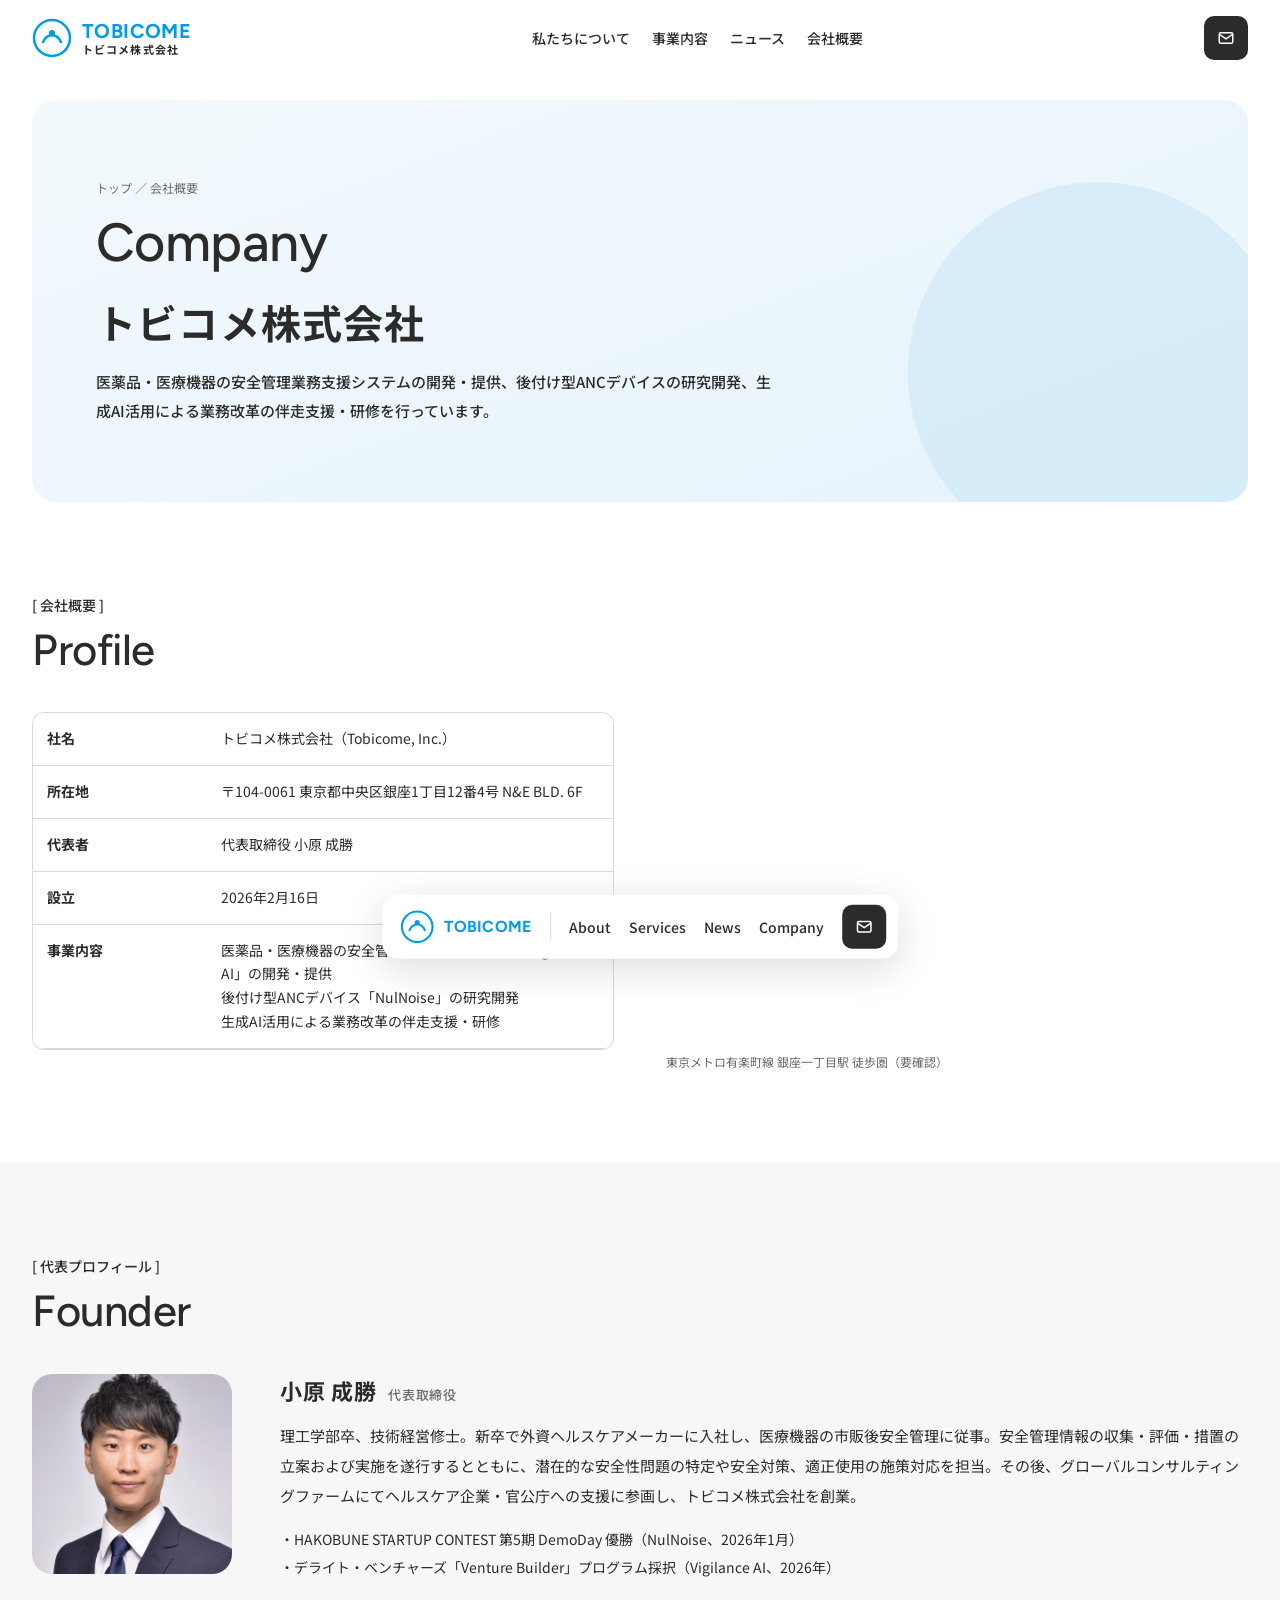
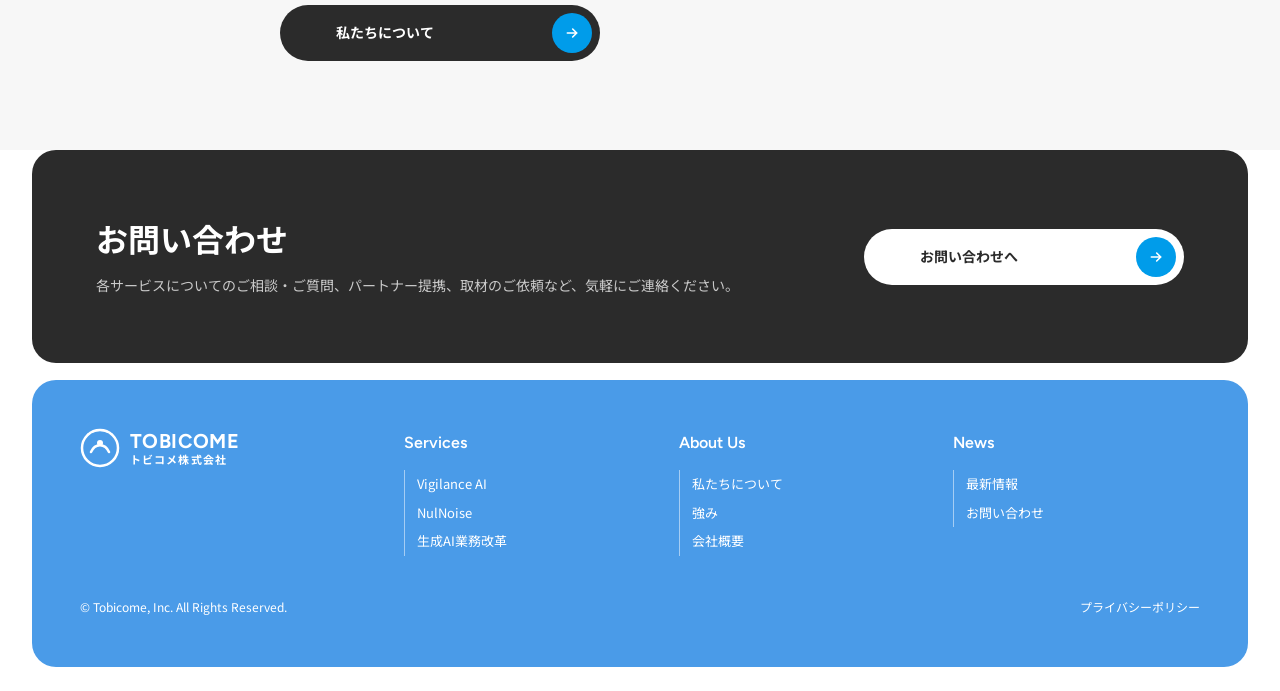
<file: 会社名/index.html>
<!doctype html><html lang="ja"><head><meta charset="utf-8"><title>会社概要｜トビコメ株式会社</title><meta http-equiv="refresh" content="0; url=/company.html"><link rel="canonical" href="https://www.tobicome.com/company.html"><meta name="robots" content="noindex"></head><body><p>会社概要ページへ移動します。自動で移動しない場合は <a href="/company.html">こちら</a>。</p><script>location.replace('/company.html')</script></body></html>
</file>
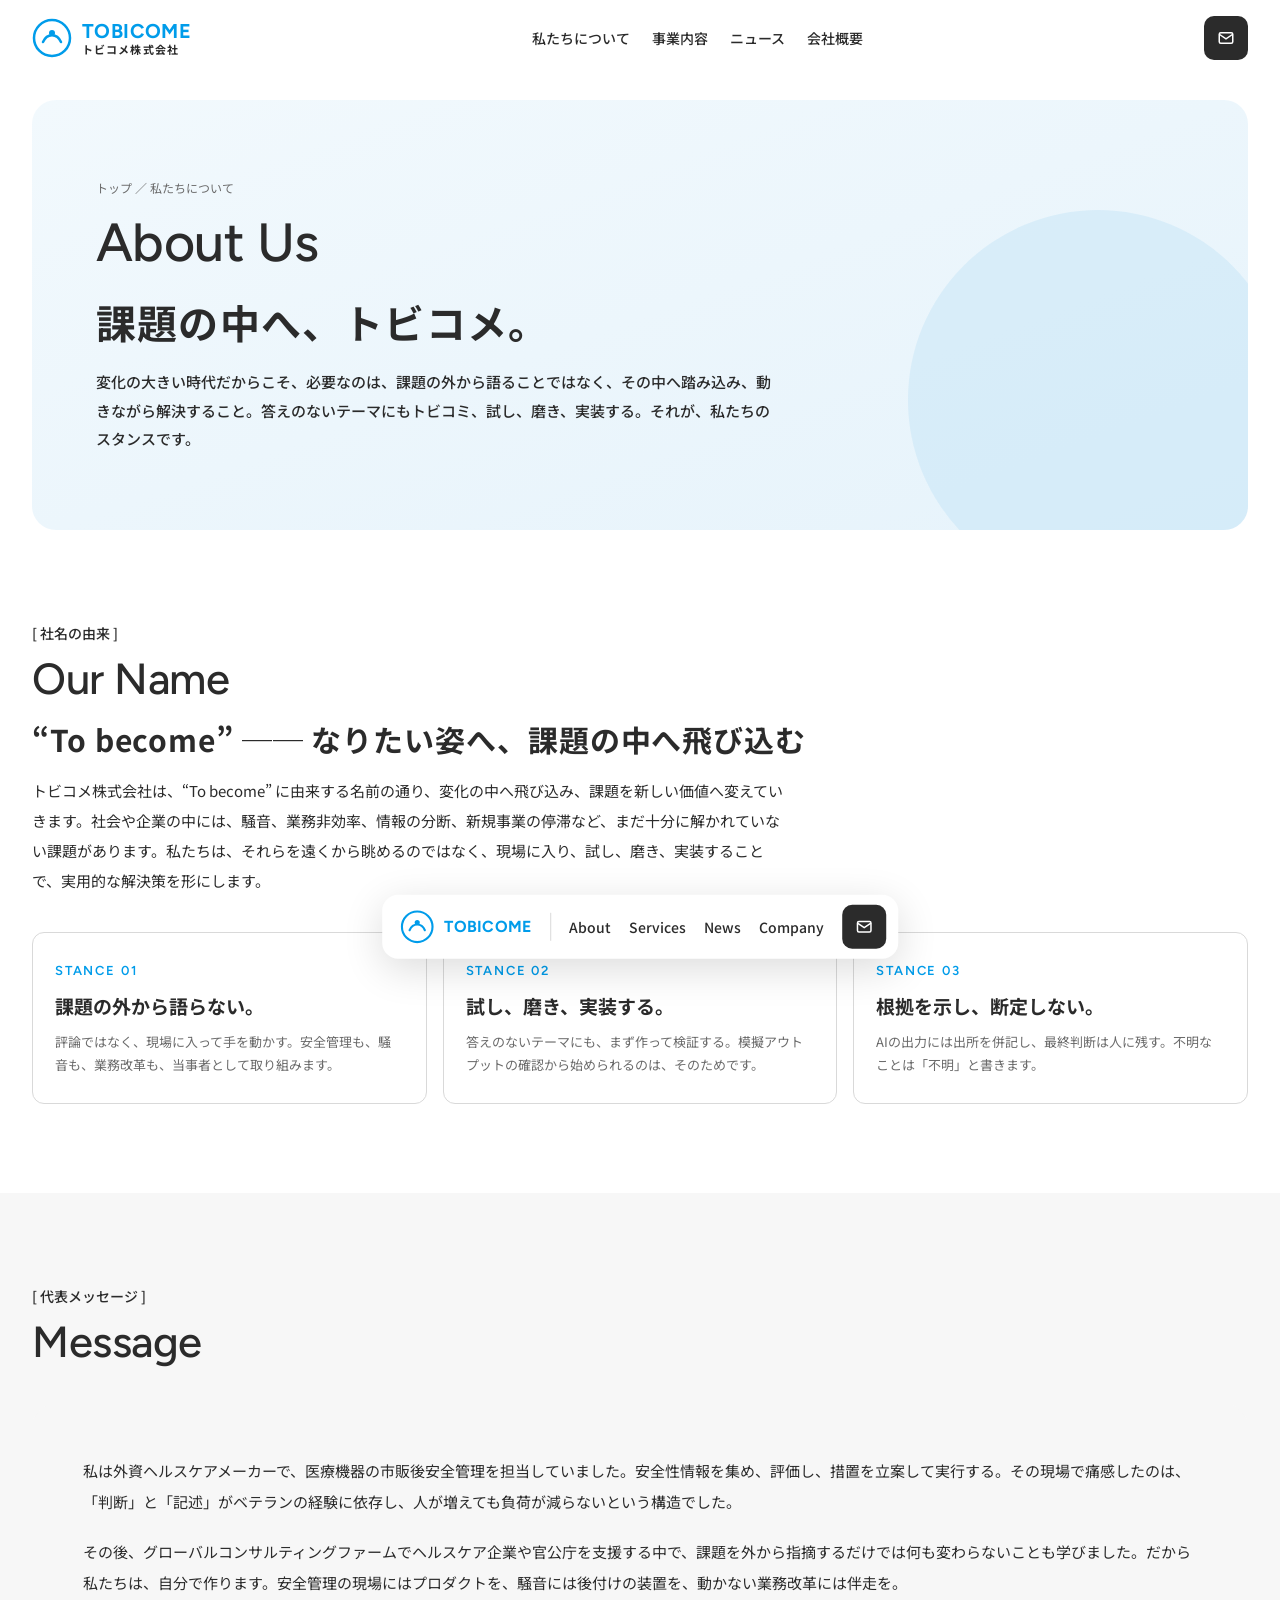
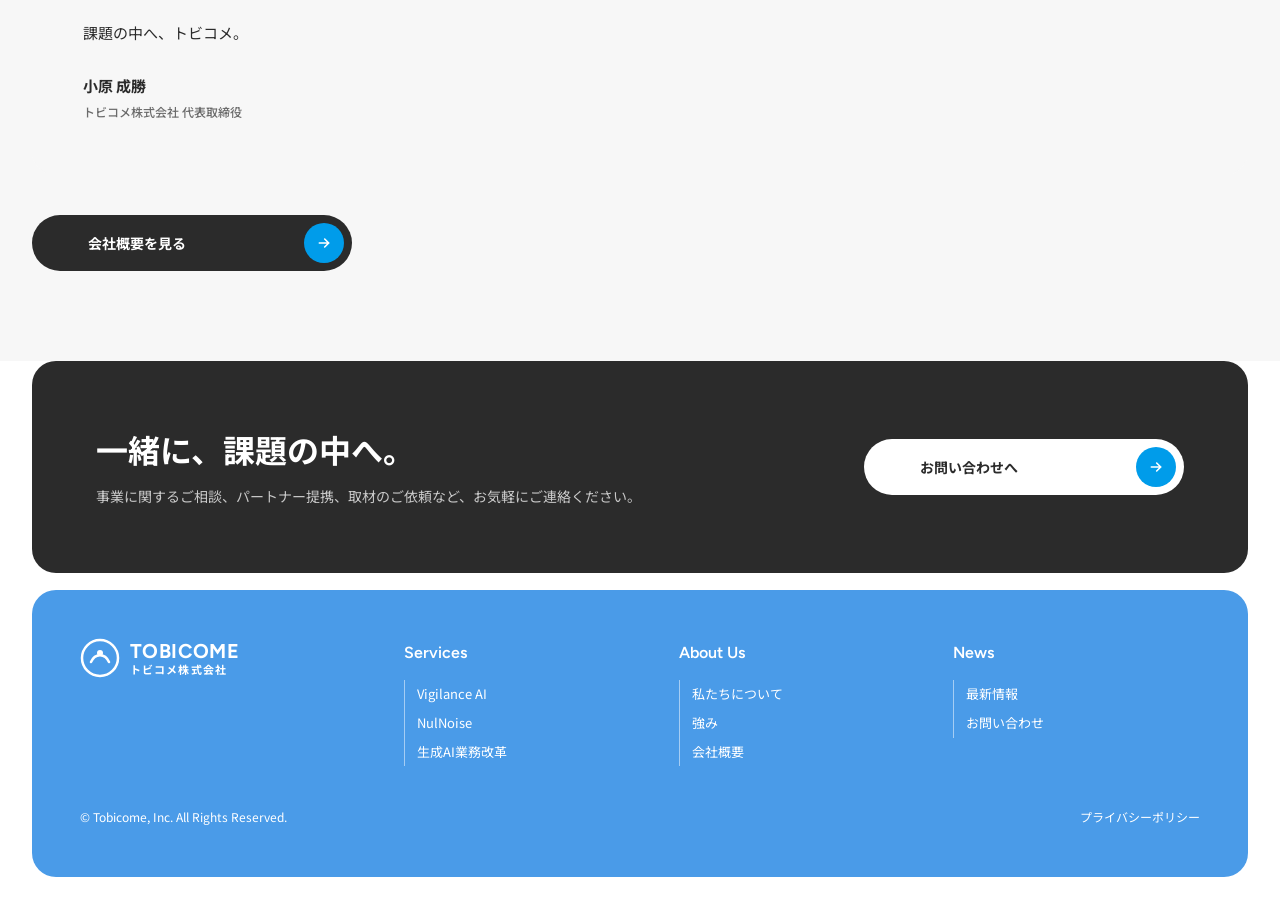
<file: about.html>
<!doctype html>
<html lang="ja">
<head>
<meta charset="utf-8">
<meta name="viewport" content="width=device-width, initial-scale=1">
<title>私たちについて | ミッションと事業方針 | トビコメ株式会社</title>
<meta name="description" content="トビコメ株式会社のミッション「課題の中へ、トビコメ。」、社名の由来、3つのスタンス、代表メッセージをご紹介します。">
<link rel="preconnect" href="https://fonts.googleapis.com">
<link rel="preconnect" href="https://fonts.gstatic.com" crossorigin>
<link href="https://fonts.googleapis.com/css2?family=Figtree:wght@400;500;600;700&family=Noto+Sans+JP:wght@400;500;700&display=swap" rel="stylesheet">
<link rel="icon" type="image/png" sizes="48x48" href="assets/favicon-48.png">
<link rel="icon" type="image/png" sizes="96x96" href="assets/favicon-96.png">
<link rel="icon" type="image/png" sizes="192x192" href="assets/favicon-192.png">
<link rel="apple-touch-icon" sizes="180x180" href="assets/apple-touch-icon.png">
<link rel="canonical" href="https://www.tobicome.com/about.html">
<meta property="og:site_name" content="トビコメ株式会社">
<meta property="og:type" content="article">
<meta property="og:title" content="私たちについて | ミッションと事業方針 | トビコメ株式会社">
<meta property="og:description" content="トビコメ株式会社のミッション「課題の中へ、トビコメ。」、社名の由来、3つのスタンス、代表メッセージをご紹介します。">
<meta property="og:url" content="https://www.tobicome.com/about.html">
<meta property="og:image" content="https://www.tobicome.com/assets/ogp.png">
<meta name="twitter:card" content="summary_large_image">
<script type="application/ld+json">{"@context": "https://schema.org", "@type": "Organization", "name": "トビコメ株式会社", "alternateName": "Tobicome, Inc.", "url": "https://www.tobicome.com/", "logo": "https://www.tobicome.com/assets/logo-512.png", "foundingDate": "2026-02-16", "founder": {"@type": "Person", "name": "小原 成勝", "jobTitle": "代表取締役"}, "address": {"@type": "PostalAddress", "postalCode": "104-0061", "addressRegion": "東京都", "addressLocality": "中央区", "streetAddress": "銀座1丁目12番4号 N&E BLD. 6F", "addressCountry": "JP"}, "description": "医薬品・医療機器の安全管理業務を支援するVigilance AI、後付け型ANCデバイスNulNoise、生成AIによる業務改革の伴走支援を提供する会社。", "knowsAbout": ["医薬品安全管理", "医療機器不具合報告", "アクティブノイズコントロール", "生成AI業務改革"]}</script>
<script type="application/ld+json">{"@context": "https://schema.org", "@type": "BreadcrumbList", "itemListElement": [{"@type": "ListItem", "position": 1, "name": "トップ", "item": "https://www.tobicome.com/"}, {"@type": "ListItem", "position": 2, "name": "私たちについて", "item": "https://www.tobicome.com/about.html"}]}</script>
<!-- analytics: GA4 / Cloudflare Web Analytics のスニペットはここに貼る -->
<link rel="stylesheet" href="assets/style.css?v=202610101441">
</head>
<body>
<header class="hd">
  <div class="wrap">
    <a class="logo" href="index.html" aria-label="トビコメ株式会社"><svg class="mk" viewBox="0 0 40 40" fill="none"><circle cx="20" cy="20" r="18" stroke="#009CEA" stroke-width="2.5"/><path d="M11 24c4-9 14-9 18 0" stroke="#009CEA" stroke-width="2.5" stroke-linecap="round"/><circle cx="20" cy="15" r="3" fill="#009CEA"/></svg><span class="tx">TOBICOME<small>トビコメ株式会社</small></span></a>
    <nav>
      <a href="about.html">私たちについて</a>
      <a href="index.html#services">事業内容</a>
      <a href="index.html#news">ニュース</a>
      <a href="company.html">会社概要</a>
    </nav>
    <div class="tools">
      <a href="index.html#contact" class="mail" aria-label="お問い合わせ"><svg viewBox="0 0 24 24" fill="none" stroke-width="2"><rect x="3" y="5" width="18" height="14" rx="2"/><path d="M3 7l9 6 9-6"/></svg></a>
      <button class="menu-btn" type="button" aria-label="メニューを開く" data-menu-open><svg viewBox="0 0 24 24" fill="none" stroke-width="2" stroke-linecap="round"><path d="M4 7h16M4 12h16M4 17h16"/></svg></button>
    </div>
  </div>
</header>
<!-- MOBILE MENU -->
<div class="mmenu" id="mmenu" aria-hidden="true">
  <div class="top">
    <a class="logo" href="index.html"><svg class="mk" viewBox="0 0 40 40" fill="none"><circle cx="20" cy="20" r="18" stroke="#009CEA" stroke-width="2.5"/><path d="M11 24c4-9 14-9 18 0" stroke="#009CEA" stroke-width="2.5" stroke-linecap="round"/><circle cx="20" cy="15" r="3" fill="#009CEA"/></svg><span class="tx">TOBICOME<small>トビコメ株式会社</small></span></a>
    <button class="close" type="button" aria-label="メニューを閉じる" data-menu-close><svg viewBox="0 0 24 24" fill="none" stroke-width="2" stroke-linecap="round"><path d="M6 6l12 12M18 6L6 18"/></svg></button>
  </div>
  <ul>
    <li><a href="about.html">私たちについて<small>About</small></a></li>
    <li><a href="index.html#services">事業内容<small>Services</small></a>
      <ul class="sub">
        <li><a href="vigilance.html">Vigilance AI<svg viewBox="0 0 24 24" fill="none" stroke-width="2.4" stroke-linecap="round"><path d="M9 6l6 6-6 6"/></svg></a></li>
        <li><a href="nulnoise.html">NulNoise<svg viewBox="0 0 24 24" fill="none" stroke-width="2.4" stroke-linecap="round"><path d="M9 6l6 6-6 6"/></svg></a></li>
        <li><a href="ai.html">生成AI業務改革<svg viewBox="0 0 24 24" fill="none" stroke-width="2.4" stroke-linecap="round"><path d="M9 6l6 6-6 6"/></svg></a></li>
      </ul>
    </li>
    <li><a href="index.html#news">ニュース<small>News</small></a></li>
    <li><a href="company.html">会社概要<small>Company</small></a></li>
    <li><a href="privacy.html">プライバシーポリシー<small>Privacy</small></a></li>
  </ul>
  <div class="cta"><a class="pill" href="index.html#contact">お問い合わせフォームへ<span class="ic"><svg viewBox="0 0 24 24" fill="none" stroke-width="2.4" stroke-linecap="round"><path d="M5 12h14M13 6l6 6-6 6"/></svg></span></a></div>
</div>

<div class="fnav" id="fnav">
  <a class="logo" href="index.html"><svg class="mk" viewBox="0 0 40 40" fill="none"><circle cx="20" cy="20" r="18" stroke="#009CEA" stroke-width="2.5"/><path d="M11 24c4-9 14-9 18 0" stroke="#009CEA" stroke-width="2.5" stroke-linecap="round"/><circle cx="20" cy="15" r="3" fill="#009CEA"/></svg><span class="tx">TOBICOME</span></a>
  <span class="sep"></span>
  <nav><a href="about.html">About</a><a href="index.html#services">Services</a><a href="index.html#news">News</a><a href="company.html">Company</a></nav>
  <button class="menu-btn" type="button" aria-label="メニューを開く" data-menu-open><svg viewBox="0 0 24 24" fill="none" stroke-width="2" stroke-linecap="round"><path d="M4 7h16M4 12h16M4 17h16"/></svg></button>
  <a href="index.html#contact" class="mail" aria-label="お問い合わせ"><svg viewBox="0 0 24 24" fill="none" stroke-width="2"><rect x="3" y="5" width="18" height="14" rx="2"/><path d="M3 7l9 6 9-6"/></svg></a>
</div>
<a class="totop" id="totop" href="#top" aria-label="ページ上部へ"><svg viewBox="0 0 24 24" fill="none" stroke-width="2.2" stroke-linecap="round"><path d="M12 19V5M5 12l7-7 7 7"/></svg></a>
<div id="top"></div>
<div class="ph t0">
  <div class="panel">
    <div class="deco"></div>
    <p class="crumb"><a href="index.html">トップ</a> ／ 私たちについて</p>
    <h2 class="en">About Us</h2>
    <h1>課題の中へ、トビコメ。</h1>
    <p class="lead">変化の大きい時代だからこそ、必要なのは、課題の外から語ることではなく、その中へ踏み込み、動きながら解決すること。答えのないテーマにもトビコミ、試し、磨き、実装する。それが、私たちのスタンスです。</p>
  </div>
</div><section class="sec ">
  <div class="wrap">
    <div class="head rv">
      <p class="bracket">社名の由来</p>
      <h2 class="en" style="font-size:clamp(28px,3.4vw,44px)">Our Name</h2>
      <p class="jp-h">“To become” ── なりたい姿へ、課題の中へ飛び込む</p>
      <p class="lead body">トビコメ株式会社は、“To become” に由来する名前の通り、変化の中へ飛び込み、課題を新しい価値へ変えていきます。社会や企業の中には、騒音、業務非効率、情報の分断、新規事業の停滞など、まだ十分に解かれていない課題があります。私たちは、それらを遠くから眺めるのではなく、現場に入り、試し、磨き、実装することで、実用的な解決策を形にします。</p>
    </div>
    <div class="rv"><div class="val">
  <div><div class="no">STANCE 01</div><b>課題の外から語らない。</b><p>評論ではなく、現場に入って手を動かす。安全管理も、騒音も、業務改革も、当事者として取り組みます。</p></div>
  <div><div class="no">STANCE 02</div><b>試し、磨き、実装する。</b><p>答えのないテーマにも、まず作って検証する。模擬アウトプットの確認から始められるのは、そのためです。</p></div>
  <div><div class="no">STANCE 03</div><b>根拠を示し、断定しない。</b><p>AIの出力には出所を併記し、最終判断は人に残す。不明なことは「不明」と書きます。</p></div>
</div></div>
  </div>
</section><section class="sec tint ">
  <div class="wrap">
    <div class="head rv">
      <p class="bracket">代表メッセージ</p>
      <h2 class="en" style="font-size:clamp(28px,3.4vw,44px)">Message</h2>
      
      
    </div>
    <div class="rv"><div class="message rv">
  <p>私は外資ヘルスケアメーカーで、医療機器の市販後安全管理を担当していました。安全性情報を集め、評価し、措置を立案して実行する。その現場で痛感したのは、「判断」と「記述」がベテランの経験に依存し、人が増えても負荷が減らないという構造でした。</p>
  <p>その後、グローバルコンサルティングファームでヘルスケア企業や官公庁を支援する中で、課題を外から指摘するだけでは何も変わらないことも学びました。だから私たちは、自分で作ります。安全管理の現場にはプロダクトを、騒音には後付けの装置を、動かない業務改革には伴走を。</p>
  <p>課題の中へ、トビコメ。</p>
  <div class="sign">小原 成勝<small>トビコメ株式会社 代表取締役</small></div>
</div>
<div style="margin-top:40px"><a class="pill wide" href="company.html">会社概要を見る<span class="ic"><svg viewBox="0 0 24 24" fill="none" stroke-width="2.4" stroke-linecap="round"><path d="M5 12h14M13 6l6 6-6 6"/></svg></span></a></div></div>
  </div>
</section><div class="cta-band">
  <div class="box rv">
    <div><h2>一緒に、課題の中へ。</h2><p>事業に関するご相談、パートナー提携、取材のご依頼など、お気軽にご連絡ください。</p></div>
    <a class="pill wide" href="index.html#contact">お問い合わせへ<span class="ic"><svg viewBox="0 0 24 24" fill="none" stroke-width="2.4" stroke-linecap="round"><path d="M5 12h14M13 6l6 6-6 6"/></svg></span></a>
  </div>
</div>
<footer class="ft">
  <div class="box">
    <div class="grid">
      <div><a class="logo" href="index.html"><svg class="mk" viewBox="0 0 40 40" fill="none"><circle cx="20" cy="20" r="18" stroke="#fff" stroke-width="2.5"/><path d="M11 24c4-9 14-9 18 0" stroke="#fff" stroke-width="2.5" stroke-linecap="round"/><circle cx="20" cy="15" r="3" fill="#fff"/></svg><span class="tx">TOBICOME<small>トビコメ株式会社</small></span></a></div>
      <div><h5>Services</h5><ul><li><a href="vigilance.html">Vigilance AI</a></li><li><a href="nulnoise.html">NulNoise</a></li><li><a href="ai.html">生成AI業務改革</a></li></ul></div>
      <div><h5>About Us</h5><ul><li><a href="about.html">私たちについて</a></li><li><a href="index.html#strengths">強み</a></li><li><a href="company.html">会社概要</a></li></ul></div>
      <div><h5>News</h5><ul><li><a href="index.html#news">最新情報</a></li><li><a href="index.html#contact">お問い合わせ</a></li></ul></div>
    </div>
    <div class="bt"><span>© Tobicome, Inc. All Rights Reserved.</span><nav><a href="privacy.html">プライバシーポリシー</a></nav></div>
  </div>
</footer>
<script>
(function(){
  var io=new IntersectionObserver(function(es){es.forEach(function(e){if(e.isIntersecting){e.target.classList.add('in');io.unobserve(e.target)}})},{threshold:.12,rootMargin:'0px 0px -40px 0px'});
  document.querySelectorAll('.rv').forEach(function(el){io.observe(el)});
  var fnav=document.getElementById('fnav'),totop=document.getElementById('totop');
  function onScroll(){var y=window.scrollY||document.documentElement.scrollTop;var s=y>320;fnav.classList.toggle('show',s);totop.classList.toggle('show',s)}
  window.addEventListener('scroll',onScroll,{passive:true});onScroll();
  var mm=document.getElementById('mmenu');
  function setMenu(o){mm.classList.toggle('open',o);document.body.classList.toggle('menu-open',o);mm.setAttribute('aria-hidden',o?'false':'true')}
  document.querySelectorAll('[data-menu-open]').forEach(function(b){b.addEventListener('click',function(){setMenu(true)})});
  document.querySelectorAll('[data-menu-close]').forEach(function(b){b.addEventListener('click',function(){setMenu(false)})});
  mm.querySelectorAll('a').forEach(function(a){a.addEventListener('click',function(){setMenu(false)})});
})();
</script>
</body>
</html>
</file>
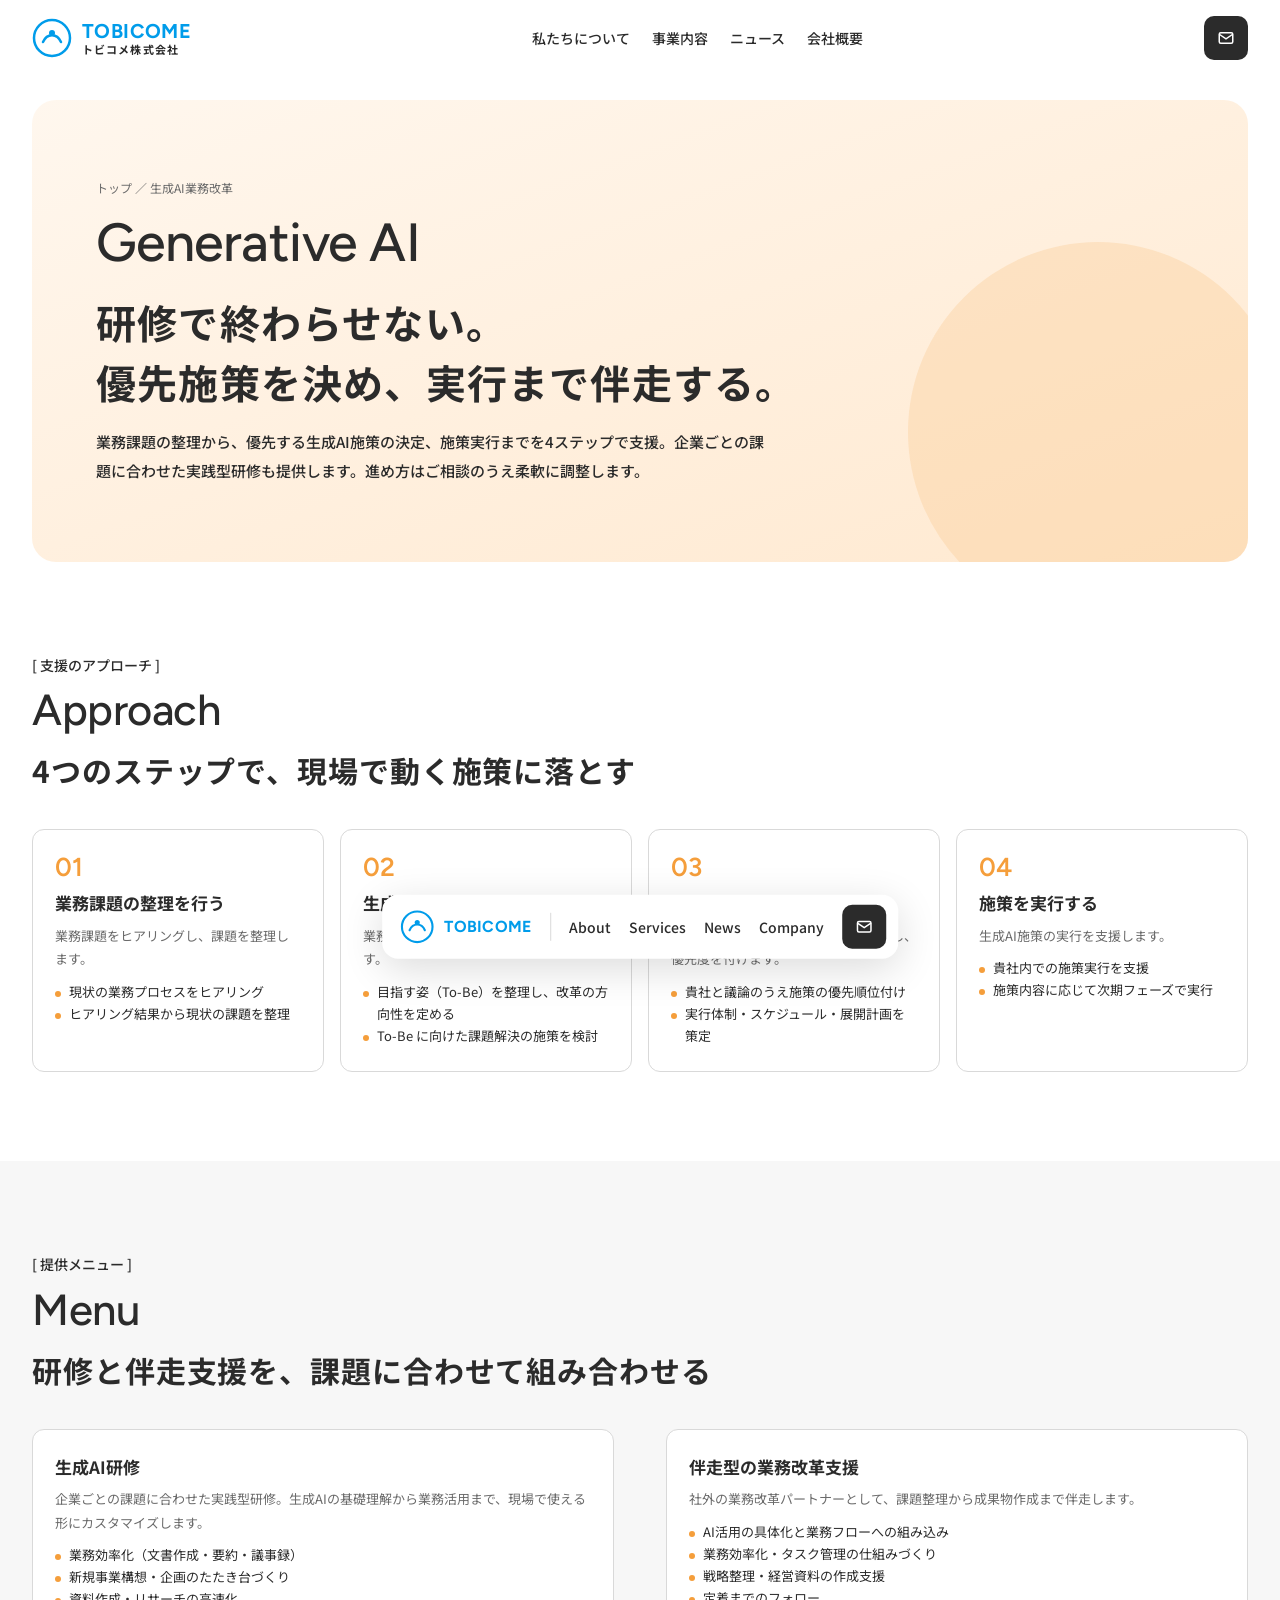
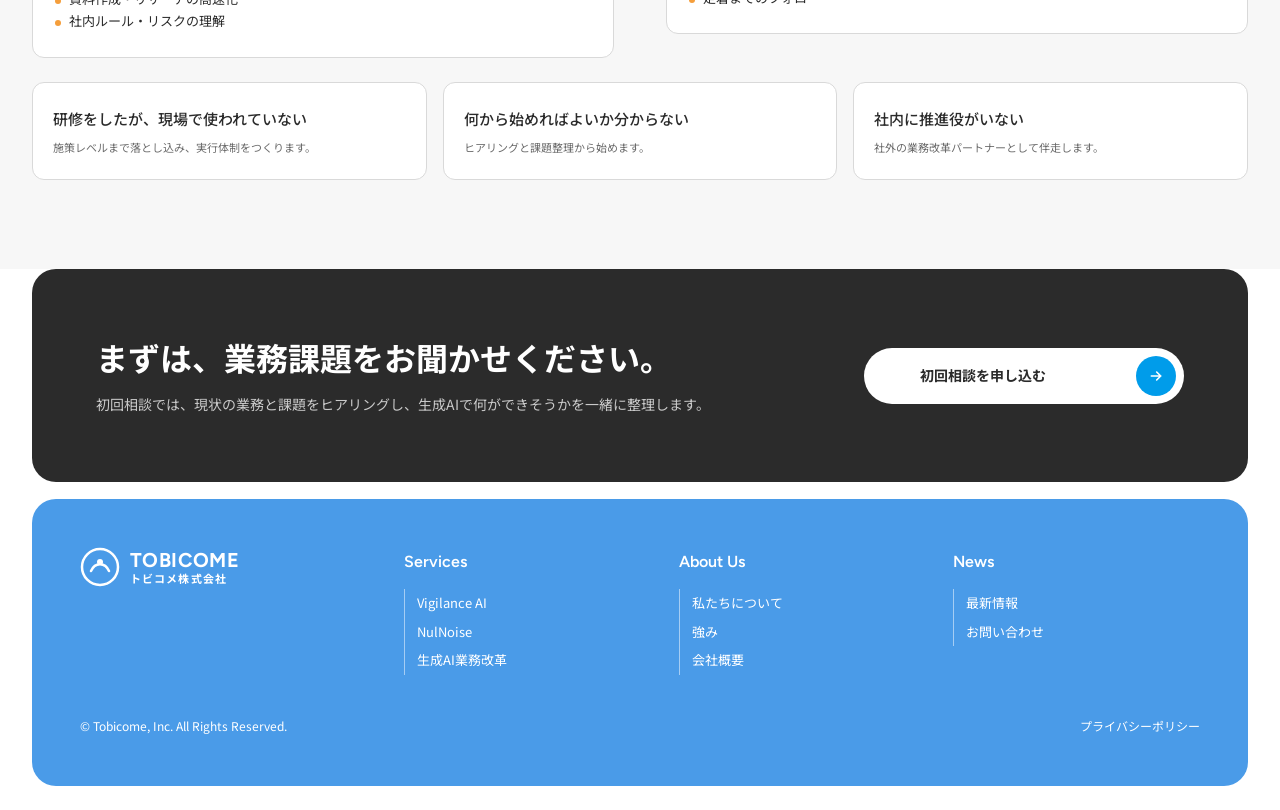
<file: ai.html>
<!doctype html>
<html lang="ja">
<head>
<meta charset="utf-8">
<meta name="viewport" content="width=device-width, initial-scale=1">
<title>生成AI業務改革 | 伴走支援・研修 | トビコメ株式会社</title>
<meta name="description" content="トビコメの生成AI業務改革支援は、業務課題の整理から優先施策の決定、施策実行までを4ステップで伴走。企業ごとにカスタマイズした実践型の生成AI研修も提供します。">
<link rel="preconnect" href="https://fonts.googleapis.com">
<link rel="preconnect" href="https://fonts.gstatic.com" crossorigin>
<link href="https://fonts.googleapis.com/css2?family=Figtree:wght@400;500;600;700&family=Noto+Sans+JP:wght@400;500;700&display=swap" rel="stylesheet">
<link rel="icon" type="image/png" sizes="48x48" href="assets/favicon-48.png">
<link rel="icon" type="image/png" sizes="96x96" href="assets/favicon-96.png">
<link rel="icon" type="image/png" sizes="192x192" href="assets/favicon-192.png">
<link rel="apple-touch-icon" sizes="180x180" href="assets/apple-touch-icon.png">
<link rel="canonical" href="https://www.tobicome.com/ai.html">
<meta property="og:site_name" content="トビコメ株式会社">
<meta property="og:type" content="article">
<meta property="og:title" content="生成AI業務改革 | 伴走支援・研修 | トビコメ株式会社">
<meta property="og:description" content="トビコメの生成AI業務改革支援は、業務課題の整理から優先施策の決定、施策実行までを4ステップで伴走。企業ごとにカスタマイズした実践型の生成AI研修も提供します。">
<meta property="og:url" content="https://www.tobicome.com/ai.html">
<meta property="og:image" content="https://www.tobicome.com/assets/ogp.png">
<meta name="twitter:card" content="summary_large_image">
<script type="application/ld+json">{"@context": "https://schema.org", "@type": "Organization", "name": "トビコメ株式会社", "alternateName": "Tobicome, Inc.", "url": "https://www.tobicome.com/", "logo": "https://www.tobicome.com/assets/logo-512.png", "foundingDate": "2026-02-16", "founder": {"@type": "Person", "name": "小原 成勝", "jobTitle": "代表取締役"}, "address": {"@type": "PostalAddress", "postalCode": "104-0061", "addressRegion": "東京都", "addressLocality": "中央区", "streetAddress": "銀座1丁目12番4号 N&E BLD. 6F", "addressCountry": "JP"}, "description": "医薬品・医療機器の安全管理業務を支援するVigilance AI、後付け型ANCデバイスNulNoise、生成AIによる業務改革の伴走支援を提供する会社。", "knowsAbout": ["医薬品安全管理", "医療機器不具合報告", "アクティブノイズコントロール", "生成AI業務改革"]}</script>
<script type="application/ld+json">{"@context": "https://schema.org", "@type": "BreadcrumbList", "itemListElement": [{"@type": "ListItem", "position": 1, "name": "トップ", "item": "https://www.tobicome.com/"}, {"@type": "ListItem", "position": 2, "name": "生成AI業務改革", "item": "https://www.tobicome.com/ai.html"}]}</script>
<!-- analytics: GA4 / Cloudflare Web Analytics のスニペットはここに貼る -->
<link rel="stylesheet" href="assets/style.css?v=202610101441">
</head>
<body>
<header class="hd">
  <div class="wrap">
    <a class="logo" href="index.html" aria-label="トビコメ株式会社"><svg class="mk" viewBox="0 0 40 40" fill="none"><circle cx="20" cy="20" r="18" stroke="#009CEA" stroke-width="2.5"/><path d="M11 24c4-9 14-9 18 0" stroke="#009CEA" stroke-width="2.5" stroke-linecap="round"/><circle cx="20" cy="15" r="3" fill="#009CEA"/></svg><span class="tx">TOBICOME<small>トビコメ株式会社</small></span></a>
    <nav>
      <a href="about.html">私たちについて</a>
      <a href="index.html#services">事業内容</a>
      <a href="index.html#news">ニュース</a>
      <a href="company.html">会社概要</a>
    </nav>
    <div class="tools">
      <a href="index.html#contact" class="mail" aria-label="お問い合わせ"><svg viewBox="0 0 24 24" fill="none" stroke-width="2"><rect x="3" y="5" width="18" height="14" rx="2"/><path d="M3 7l9 6 9-6"/></svg></a>
      <button class="menu-btn" type="button" aria-label="メニューを開く" data-menu-open><svg viewBox="0 0 24 24" fill="none" stroke-width="2" stroke-linecap="round"><path d="M4 7h16M4 12h16M4 17h16"/></svg></button>
    </div>
  </div>
</header>
<!-- MOBILE MENU -->
<div class="mmenu" id="mmenu" aria-hidden="true">
  <div class="top">
    <a class="logo" href="index.html"><svg class="mk" viewBox="0 0 40 40" fill="none"><circle cx="20" cy="20" r="18" stroke="#009CEA" stroke-width="2.5"/><path d="M11 24c4-9 14-9 18 0" stroke="#009CEA" stroke-width="2.5" stroke-linecap="round"/><circle cx="20" cy="15" r="3" fill="#009CEA"/></svg><span class="tx">TOBICOME<small>トビコメ株式会社</small></span></a>
    <button class="close" type="button" aria-label="メニューを閉じる" data-menu-close><svg viewBox="0 0 24 24" fill="none" stroke-width="2" stroke-linecap="round"><path d="M6 6l12 12M18 6L6 18"/></svg></button>
  </div>
  <ul>
    <li><a href="about.html">私たちについて<small>About</small></a></li>
    <li><a href="index.html#services">事業内容<small>Services</small></a>
      <ul class="sub">
        <li><a href="vigilance.html">Vigilance AI<svg viewBox="0 0 24 24" fill="none" stroke-width="2.4" stroke-linecap="round"><path d="M9 6l6 6-6 6"/></svg></a></li>
        <li><a href="nulnoise.html">NulNoise<svg viewBox="0 0 24 24" fill="none" stroke-width="2.4" stroke-linecap="round"><path d="M9 6l6 6-6 6"/></svg></a></li>
        <li><a href="ai.html">生成AI業務改革<svg viewBox="0 0 24 24" fill="none" stroke-width="2.4" stroke-linecap="round"><path d="M9 6l6 6-6 6"/></svg></a></li>
      </ul>
    </li>
    <li><a href="index.html#news">ニュース<small>News</small></a></li>
    <li><a href="company.html">会社概要<small>Company</small></a></li>
    <li><a href="privacy.html">プライバシーポリシー<small>Privacy</small></a></li>
  </ul>
  <div class="cta"><a class="pill" href="index.html#contact">お問い合わせフォームへ<span class="ic"><svg viewBox="0 0 24 24" fill="none" stroke-width="2.4" stroke-linecap="round"><path d="M5 12h14M13 6l6 6-6 6"/></svg></span></a></div>
</div>

<div class="fnav" id="fnav">
  <a class="logo" href="index.html"><svg class="mk" viewBox="0 0 40 40" fill="none"><circle cx="20" cy="20" r="18" stroke="#009CEA" stroke-width="2.5"/><path d="M11 24c4-9 14-9 18 0" stroke="#009CEA" stroke-width="2.5" stroke-linecap="round"/><circle cx="20" cy="15" r="3" fill="#009CEA"/></svg><span class="tx">TOBICOME</span></a>
  <span class="sep"></span>
  <nav><a href="about.html">About</a><a href="index.html#services">Services</a><a href="index.html#news">News</a><a href="company.html">Company</a></nav>
  <button class="menu-btn" type="button" aria-label="メニューを開く" data-menu-open><svg viewBox="0 0 24 24" fill="none" stroke-width="2" stroke-linecap="round"><path d="M4 7h16M4 12h16M4 17h16"/></svg></button>
  <a href="index.html#contact" class="mail" aria-label="お問い合わせ"><svg viewBox="0 0 24 24" fill="none" stroke-width="2"><rect x="3" y="5" width="18" height="14" rx="2"/><path d="M3 7l9 6 9-6"/></svg></a>
</div>
<a class="totop" id="totop" href="#top" aria-label="ページ上部へ"><svg viewBox="0 0 24 24" fill="none" stroke-width="2.2" stroke-linecap="round"><path d="M12 19V5M5 12l7-7 7 7"/></svg></a>
<div id="top"></div>
<div class="ph t3">
  <div class="panel">
    <div class="deco"></div>
    <p class="crumb"><a href="index.html">トップ</a> ／ 生成AI業務改革</p>
    <h2 class="en">Generative AI</h2>
    <h1>研修で終わらせない。<br>優先施策を決め、実行まで伴走する。</h1>
    <p class="lead">業務課題の整理から、優先する生成AI施策の決定、施策実行までを4ステップで支援。企業ごとの課題に合わせた実践型研修も提供します。進め方はご相談のうえ柔軟に調整します。</p>
  </div>
</div><section class="sec t3">
  <div class="wrap">
    <div class="head rv">
      <p class="bracket">支援のアプローチ</p>
      <h2 class="en" style="font-size:clamp(28px,3.4vw,44px)">Approach</h2>
      <p class="jp-h">4つのステップで、現場で動く施策に落とす</p>
      
    </div>
    <div class="rv"><div class="g4">
  <div class="cardx"><div class="no">01</div><h4>業務課題の整理を行う</h4><p>業務課題をヒアリングし、課題を整理します。</p><ul><li>現状の業務プロセスをヒアリング</li><li>ヒアリング結果から現状の課題を整理</li></ul></div>
  <div class="cardx"><div class="no">02</div><h4>生成AI活用を検討する</h4><p>業務プロセスへの生成AI活用を検討します。</p><ul><li>目指す姿（To-Be）を整理し、改革の方向性を定める</li><li>To-Be に向けた課題解決の施策を検討</li></ul></div>
  <div class="cardx"><div class="no">03</div><h4>優先施策を決める</h4><p>インパクト／フィージビリティで評価し、優先度を付けます。</p><ul><li>貴社と議論のうえ施策の優先順位付け</li><li>実行体制・スケジュール・展開計画を策定</li></ul></div>
  <div class="cardx"><div class="no">04</div><h4>施策を実行する</h4><p>生成AI施策の実行を支援します。</p><ul><li>貴社内での施策実行を支援</li><li>施策内容に応じて次期フェーズで実行</li></ul></div>
</div></div>
  </div>
</section><section class="sec tint t3">
  <div class="wrap">
    <div class="head rv">
      <p class="bracket">提供メニュー</p>
      <h2 class="en" style="font-size:clamp(28px,3.4vw,44px)">Menu</h2>
      <p class="jp-h">研修と伴走支援を、課題に合わせて組み合わせる</p>
      
    </div>
    <div class="rv"><div class="g2" style="align-items:start">
  <div class="cardx"><h4 style="margin-top:0">生成AI研修</h4><p>企業ごとの課題に合わせた実践型研修。生成AIの基礎理解から業務活用まで、現場で使える形にカスタマイズします。</p><ul><li>業務効率化（文書作成・要約・議事録）</li><li>新規事業構想・企画のたたき台づくり</li><li>資料作成・リサーチの高速化</li><li>社内ルール・リスクの理解</li></ul></div>
  <div class="cardx"><h4 style="margin-top:0">伴走型の業務改革支援</h4><p>社外の業務改革パートナーとして、課題整理から成果物作成まで伴走します。</p><ul><li>AI活用の具体化と業務フローへの組み込み</li><li>業務効率化・タスク管理の仕組みづくり</li><li>戦略整理・経営資料の作成支援</li><li>定着までのフォロー</li></ul></div>
</div>
<div class="g3" style="margin-top:24px">
  <div class="kpi"><div class="k" style="margin-top:0;font-size:15px">研修をしたが、現場で使われていない</div><div class="n">施策レベルまで落とし込み、実行体制をつくります。</div></div>
  <div class="kpi"><div class="k" style="margin-top:0;font-size:15px">何から始めればよいか分からない</div><div class="n">ヒアリングと課題整理から始めます。</div></div>
  <div class="kpi"><div class="k" style="margin-top:0;font-size:15px">社内に推進役がいない</div><div class="n">社外の業務改革パートナーとして伴走します。</div></div>
</div></div>
  </div>
</section><div class="cta-band">
  <div class="box rv">
    <div><h2>まずは、業務課題をお聞かせください。</h2><p>初回相談では、現状の業務と課題をヒアリングし、生成AIで何ができそうかを一緒に整理します。</p></div>
    <a class="pill wide" href="https://forms.cloud.microsoft/Pages/ResponsePage.aspx?id=xtdZaTCAl0m9T9rvohrGEFyp-t4Y1ZRIizsPwFz9vbZUME5KT1lUQjRLVEgzSFkwU0RGOE0wSUZTVy4u" target="_blank" rel="noopener">初回相談を申し込む<span class="ic"><svg viewBox="0 0 24 24" fill="none" stroke-width="2.4" stroke-linecap="round"><path d="M5 12h14M13 6l6 6-6 6"/></svg></span></a>
  </div>
</div>
<footer class="ft">
  <div class="box">
    <div class="grid">
      <div><a class="logo" href="index.html"><svg class="mk" viewBox="0 0 40 40" fill="none"><circle cx="20" cy="20" r="18" stroke="#fff" stroke-width="2.5"/><path d="M11 24c4-9 14-9 18 0" stroke="#fff" stroke-width="2.5" stroke-linecap="round"/><circle cx="20" cy="15" r="3" fill="#fff"/></svg><span class="tx">TOBICOME<small>トビコメ株式会社</small></span></a></div>
      <div><h5>Services</h5><ul><li><a href="vigilance.html">Vigilance AI</a></li><li><a href="nulnoise.html">NulNoise</a></li><li><a href="ai.html">生成AI業務改革</a></li></ul></div>
      <div><h5>About Us</h5><ul><li><a href="about.html">私たちについて</a></li><li><a href="index.html#strengths">強み</a></li><li><a href="company.html">会社概要</a></li></ul></div>
      <div><h5>News</h5><ul><li><a href="index.html#news">最新情報</a></li><li><a href="index.html#contact">お問い合わせ</a></li></ul></div>
    </div>
    <div class="bt"><span>© Tobicome, Inc. All Rights Reserved.</span><nav><a href="privacy.html">プライバシーポリシー</a></nav></div>
  </div>
</footer>
<script>
(function(){
  var io=new IntersectionObserver(function(es){es.forEach(function(e){if(e.isIntersecting){e.target.classList.add('in');io.unobserve(e.target)}})},{threshold:.12,rootMargin:'0px 0px -40px 0px'});
  document.querySelectorAll('.rv').forEach(function(el){io.observe(el)});
  var fnav=document.getElementById('fnav'),totop=document.getElementById('totop');
  function onScroll(){var y=window.scrollY||document.documentElement.scrollTop;var s=y>320;fnav.classList.toggle('show',s);totop.classList.toggle('show',s)}
  window.addEventListener('scroll',onScroll,{passive:true});onScroll();
  var mm=document.getElementById('mmenu');
  function setMenu(o){mm.classList.toggle('open',o);document.body.classList.toggle('menu-open',o);mm.setAttribute('aria-hidden',o?'false':'true')}
  document.querySelectorAll('[data-menu-open]').forEach(function(b){b.addEventListener('click',function(){setMenu(true)})});
  document.querySelectorAll('[data-menu-close]').forEach(function(b){b.addEventListener('click',function(){setMenu(false)})});
  mm.querySelectorAll('a').forEach(function(a){a.addEventListener('click',function(){setMenu(false)})});
})();
</script>
</body>
</html>
</file>
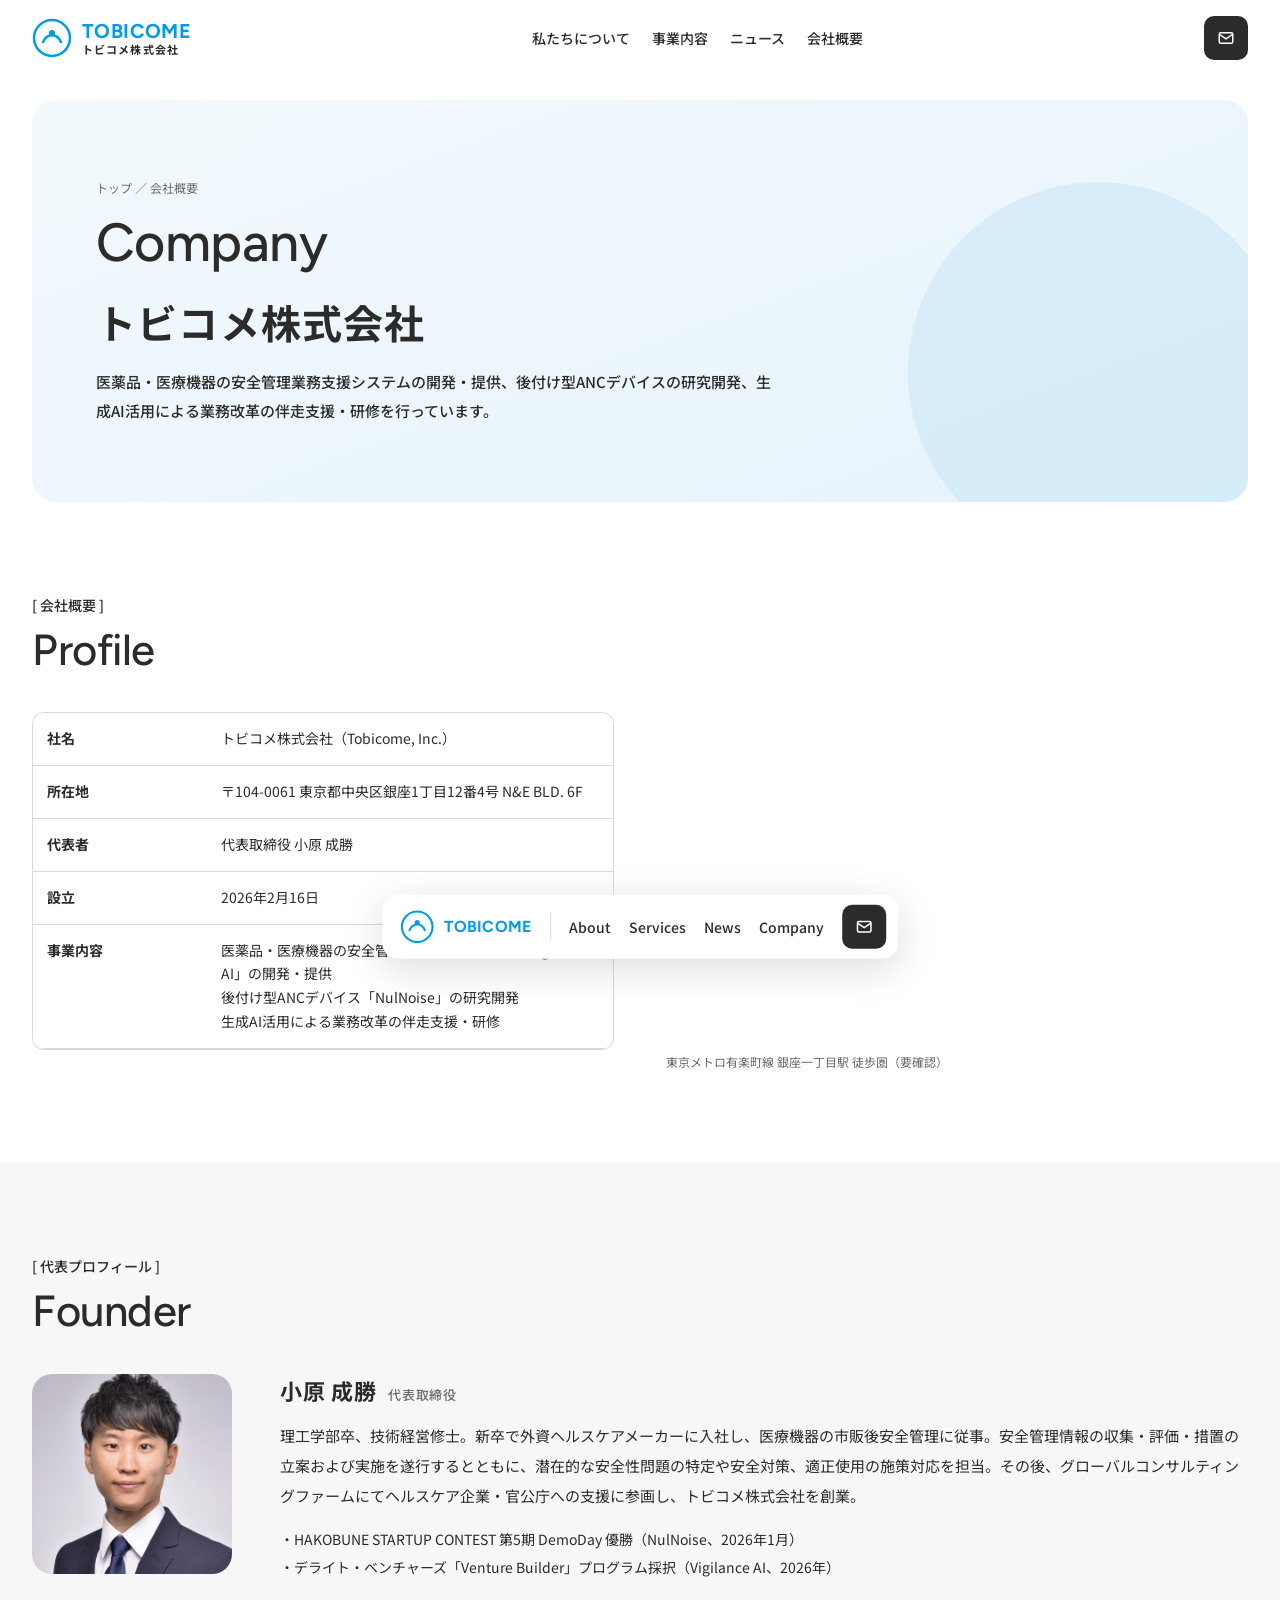
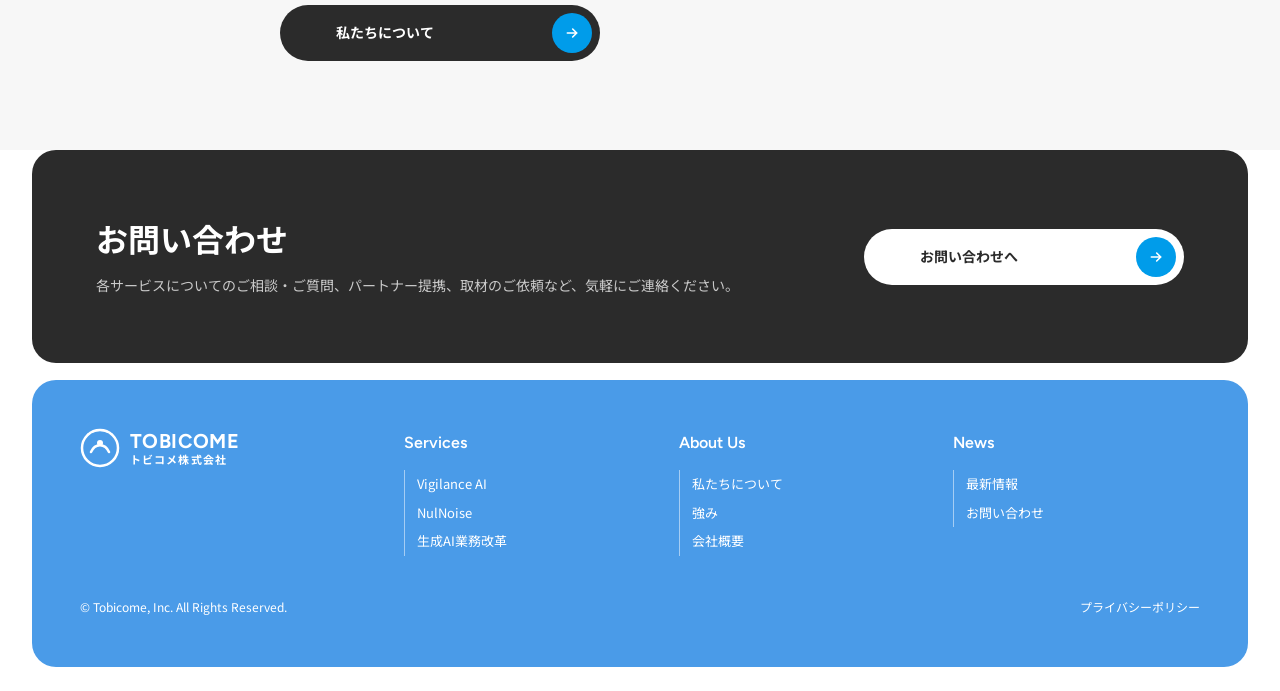
<file: company.html>
<!doctype html>
<html lang="ja">
<head>
<meta charset="utf-8">
<meta name="viewport" content="width=device-width, initial-scale=1">
<title>会社概要 | 会社情報・事業方針 | トビコメ株式会社</title>
<meta name="description" content="トビコメ株式会社の会社概要。所在地（東京都中央区銀座）、設立、代表取締役 小原成勝のプロフィール、事業内容をご覧いただけます。">
<link rel="preconnect" href="https://fonts.googleapis.com">
<link rel="preconnect" href="https://fonts.gstatic.com" crossorigin>
<link href="https://fonts.googleapis.com/css2?family=Figtree:wght@400;500;600;700&family=Noto+Sans+JP:wght@400;500;700&display=swap" rel="stylesheet">
<link rel="icon" type="image/png" sizes="48x48" href="assets/favicon-48.png">
<link rel="icon" type="image/png" sizes="96x96" href="assets/favicon-96.png">
<link rel="icon" type="image/png" sizes="192x192" href="assets/favicon-192.png">
<link rel="apple-touch-icon" sizes="180x180" href="assets/apple-touch-icon.png">
<link rel="canonical" href="https://www.tobicome.com/company.html">
<meta property="og:site_name" content="トビコメ株式会社">
<meta property="og:type" content="article">
<meta property="og:title" content="会社概要 | 会社情報・事業方針 | トビコメ株式会社">
<meta property="og:description" content="トビコメ株式会社の会社概要。所在地（東京都中央区銀座）、設立、代表取締役 小原成勝のプロフィール、事業内容をご覧いただけます。">
<meta property="og:url" content="https://www.tobicome.com/company.html">
<meta property="og:image" content="https://www.tobicome.com/assets/ogp.png">
<meta name="twitter:card" content="summary_large_image">
<script type="application/ld+json">{"@context": "https://schema.org", "@type": "Organization", "name": "トビコメ株式会社", "alternateName": "Tobicome, Inc.", "url": "https://www.tobicome.com/", "logo": "https://www.tobicome.com/assets/logo-512.png", "foundingDate": "2026-02-16", "founder": {"@type": "Person", "name": "小原 成勝", "jobTitle": "代表取締役"}, "address": {"@type": "PostalAddress", "postalCode": "104-0061", "addressRegion": "東京都", "addressLocality": "中央区", "streetAddress": "銀座1丁目12番4号 N&E BLD. 6F", "addressCountry": "JP"}, "description": "医薬品・医療機器の安全管理業務を支援するVigilance AI、後付け型ANCデバイスNulNoise、生成AIによる業務改革の伴走支援を提供する会社。", "knowsAbout": ["医薬品安全管理", "医療機器不具合報告", "アクティブノイズコントロール", "生成AI業務改革"]}</script>
<script type="application/ld+json">{"@context": "https://schema.org", "@type": "BreadcrumbList", "itemListElement": [{"@type": "ListItem", "position": 1, "name": "トップ", "item": "https://www.tobicome.com/"}, {"@type": "ListItem", "position": 2, "name": "会社概要", "item": "https://www.tobicome.com/company.html"}]}</script>
<!-- analytics: GA4 / Cloudflare Web Analytics のスニペットはここに貼る -->
<link rel="stylesheet" href="assets/style.css?v=202610101441">
</head>
<body>
<header class="hd">
  <div class="wrap">
    <a class="logo" href="index.html" aria-label="トビコメ株式会社"><svg class="mk" viewBox="0 0 40 40" fill="none"><circle cx="20" cy="20" r="18" stroke="#009CEA" stroke-width="2.5"/><path d="M11 24c4-9 14-9 18 0" stroke="#009CEA" stroke-width="2.5" stroke-linecap="round"/><circle cx="20" cy="15" r="3" fill="#009CEA"/></svg><span class="tx">TOBICOME<small>トビコメ株式会社</small></span></a>
    <nav>
      <a href="about.html">私たちについて</a>
      <a href="index.html#services">事業内容</a>
      <a href="index.html#news">ニュース</a>
      <a href="company.html">会社概要</a>
    </nav>
    <div class="tools">
      <a href="index.html#contact" class="mail" aria-label="お問い合わせ"><svg viewBox="0 0 24 24" fill="none" stroke-width="2"><rect x="3" y="5" width="18" height="14" rx="2"/><path d="M3 7l9 6 9-6"/></svg></a>
      <button class="menu-btn" type="button" aria-label="メニューを開く" data-menu-open><svg viewBox="0 0 24 24" fill="none" stroke-width="2" stroke-linecap="round"><path d="M4 7h16M4 12h16M4 17h16"/></svg></button>
    </div>
  </div>
</header>
<!-- MOBILE MENU -->
<div class="mmenu" id="mmenu" aria-hidden="true">
  <div class="top">
    <a class="logo" href="index.html"><svg class="mk" viewBox="0 0 40 40" fill="none"><circle cx="20" cy="20" r="18" stroke="#009CEA" stroke-width="2.5"/><path d="M11 24c4-9 14-9 18 0" stroke="#009CEA" stroke-width="2.5" stroke-linecap="round"/><circle cx="20" cy="15" r="3" fill="#009CEA"/></svg><span class="tx">TOBICOME<small>トビコメ株式会社</small></span></a>
    <button class="close" type="button" aria-label="メニューを閉じる" data-menu-close><svg viewBox="0 0 24 24" fill="none" stroke-width="2" stroke-linecap="round"><path d="M6 6l12 12M18 6L6 18"/></svg></button>
  </div>
  <ul>
    <li><a href="about.html">私たちについて<small>About</small></a></li>
    <li><a href="index.html#services">事業内容<small>Services</small></a>
      <ul class="sub">
        <li><a href="vigilance.html">Vigilance AI<svg viewBox="0 0 24 24" fill="none" stroke-width="2.4" stroke-linecap="round"><path d="M9 6l6 6-6 6"/></svg></a></li>
        <li><a href="nulnoise.html">NulNoise<svg viewBox="0 0 24 24" fill="none" stroke-width="2.4" stroke-linecap="round"><path d="M9 6l6 6-6 6"/></svg></a></li>
        <li><a href="ai.html">生成AI業務改革<svg viewBox="0 0 24 24" fill="none" stroke-width="2.4" stroke-linecap="round"><path d="M9 6l6 6-6 6"/></svg></a></li>
      </ul>
    </li>
    <li><a href="index.html#news">ニュース<small>News</small></a></li>
    <li><a href="company.html">会社概要<small>Company</small></a></li>
    <li><a href="privacy.html">プライバシーポリシー<small>Privacy</small></a></li>
  </ul>
  <div class="cta"><a class="pill" href="index.html#contact">お問い合わせフォームへ<span class="ic"><svg viewBox="0 0 24 24" fill="none" stroke-width="2.4" stroke-linecap="round"><path d="M5 12h14M13 6l6 6-6 6"/></svg></span></a></div>
</div>

<div class="fnav" id="fnav">
  <a class="logo" href="index.html"><svg class="mk" viewBox="0 0 40 40" fill="none"><circle cx="20" cy="20" r="18" stroke="#009CEA" stroke-width="2.5"/><path d="M11 24c4-9 14-9 18 0" stroke="#009CEA" stroke-width="2.5" stroke-linecap="round"/><circle cx="20" cy="15" r="3" fill="#009CEA"/></svg><span class="tx">TOBICOME</span></a>
  <span class="sep"></span>
  <nav><a href="about.html">About</a><a href="index.html#services">Services</a><a href="index.html#news">News</a><a href="company.html">Company</a></nav>
  <button class="menu-btn" type="button" aria-label="メニューを開く" data-menu-open><svg viewBox="0 0 24 24" fill="none" stroke-width="2" stroke-linecap="round"><path d="M4 7h16M4 12h16M4 17h16"/></svg></button>
  <a href="index.html#contact" class="mail" aria-label="お問い合わせ"><svg viewBox="0 0 24 24" fill="none" stroke-width="2"><rect x="3" y="5" width="18" height="14" rx="2"/><path d="M3 7l9 6 9-6"/></svg></a>
</div>
<a class="totop" id="totop" href="#top" aria-label="ページ上部へ"><svg viewBox="0 0 24 24" fill="none" stroke-width="2.2" stroke-linecap="round"><path d="M12 19V5M5 12l7-7 7 7"/></svg></a>
<div id="top"></div>
<div class="ph t0">
  <div class="panel">
    <div class="deco"></div>
    <p class="crumb"><a href="index.html">トップ</a> ／ 会社概要</p>
    <h2 class="en">Company</h2>
    <h1>トビコメ株式会社</h1>
    <p class="lead">医薬品・医療機器の安全管理業務支援システムの開発・提供、後付け型ANCデバイスの研究開発、生成AI活用による業務改革の伴走支援・研修を行っています。</p>
  </div>
</div><section class="sec ">
  <div class="wrap">
    <div class="head rv">
      <p class="bracket">会社概要</p>
      <h2 class="en" style="font-size:clamp(28px,3.4vw,44px)">Profile</h2>
      
      
    </div>
    <div class="rv"><div class="g2" style="align-items:start">
  <div class="tblwrap"><table class="tbl">
    <tbody>
      <tr><th>社名</th><td>トビコメ株式会社（Tobicome, Inc.）</td></tr>
      <tr><th>所在地</th><td>〒104-0061 東京都中央区銀座1丁目12番4号 N&amp;E BLD. 6F</td></tr>
      <tr><th>代表者</th><td>代表取締役 小原 成勝</td></tr>
      <tr><th>設立</th><td>2026年2月16日</td></tr>
      <tr><th>事業内容</th><td>医薬品・医療機器の安全管理業務支援システム「Vigilance AI」の開発・提供<br>後付け型ANCデバイス「NulNoise」の研究開発<br>生成AI活用による業務改革の伴走支援・研修</td></tr>
    </tbody></table></div>
  <div class="map"><iframe loading="lazy" referrerpolicy="no-referrer-when-downgrade" src="https://www.google.com/maps?q=%E6%9D%B1%E4%BA%AC%E9%83%BD%E4%B8%AD%E5%A4%AE%E5%8C%BA%E9%8A%80%E5%BA%A71%E4%B8%81%E7%9B%AE12%E7%95%AA4%E5%8F%B7&output=embed" title="地図"></iframe><p class="muted" style="font-size:12px;margin-top:10px">東京メトロ有楽町線 銀座一丁目駅 徒歩圏（要確認）</p></div>
</div></div>
  </div>
</section><section class="sec tint ">
  <div class="wrap">
    <div class="head rv">
      <p class="bracket">代表プロフィール</p>
      <h2 class="en" style="font-size:clamp(28px,3.4vw,44px)">Founder</h2>
      
      
    </div>
    <div class="rv"><div class="founder">
  <img src="assets/ceo.jpg" alt="代表取締役 小原 成勝" style="width:200px;height:200px;border-radius:20px;object-fit:cover">
  <div>
    <p class="jp-h" style="font-size:22px">小原 成勝<span style="font-size:13px;color:var(--ink-2);font-weight:500;margin-left:12px">代表取締役</span></p>
    <p class="body" style="margin-top:14px">理工学部卒、技術経営修士。新卒で外資ヘルスケアメーカーに入社し、医療機器の市販後安全管理に従事。安全管理情報の収集・評価・措置の立案および実施を遂行するとともに、潜在的な安全性問題の特定や安全対策、適正使用の施策対応を担当。その後、グローバルコンサルティングファームにてヘルスケア企業・官公庁への支援に参画し、トビコメ株式会社を創業。</p>
    <ul style="margin-top:14px;font-size:14px;line-height:2"><li>・HAKOBUNE STARTUP CONTEST 第5期 DemoDay 優勝（NulNoise、2026年1月）</li><li>・デライト・ベンチャーズ「Venture Builder」プログラム採択（Vigilance AI、2026年）</li></ul>
    <div style="margin-top:24px"><a class="pill wide" href="about.html">私たちについて<span class="ic"><svg viewBox="0 0 24 24" fill="none" stroke-width="2.4" stroke-linecap="round"><path d="M5 12h14M13 6l6 6-6 6"/></svg></span></a></div>
  </div>
</div></div>
  </div>
</section><div class="cta-band">
  <div class="box rv">
    <div><h2>お問い合わせ</h2><p>各サービスについてのご相談・ご質問、パートナー提携、取材のご依頼など、気軽にご連絡ください。</p></div>
    <a class="pill wide" href="index.html#contact">お問い合わせへ<span class="ic"><svg viewBox="0 0 24 24" fill="none" stroke-width="2.4" stroke-linecap="round"><path d="M5 12h14M13 6l6 6-6 6"/></svg></span></a>
  </div>
</div>
<footer class="ft">
  <div class="box">
    <div class="grid">
      <div><a class="logo" href="index.html"><svg class="mk" viewBox="0 0 40 40" fill="none"><circle cx="20" cy="20" r="18" stroke="#fff" stroke-width="2.5"/><path d="M11 24c4-9 14-9 18 0" stroke="#fff" stroke-width="2.5" stroke-linecap="round"/><circle cx="20" cy="15" r="3" fill="#fff"/></svg><span class="tx">TOBICOME<small>トビコメ株式会社</small></span></a></div>
      <div><h5>Services</h5><ul><li><a href="vigilance.html">Vigilance AI</a></li><li><a href="nulnoise.html">NulNoise</a></li><li><a href="ai.html">生成AI業務改革</a></li></ul></div>
      <div><h5>About Us</h5><ul><li><a href="about.html">私たちについて</a></li><li><a href="index.html#strengths">強み</a></li><li><a href="company.html">会社概要</a></li></ul></div>
      <div><h5>News</h5><ul><li><a href="index.html#news">最新情報</a></li><li><a href="index.html#contact">お問い合わせ</a></li></ul></div>
    </div>
    <div class="bt"><span>© Tobicome, Inc. All Rights Reserved.</span><nav><a href="privacy.html">プライバシーポリシー</a></nav></div>
  </div>
</footer>
<script>
(function(){
  var io=new IntersectionObserver(function(es){es.forEach(function(e){if(e.isIntersecting){e.target.classList.add('in');io.unobserve(e.target)}})},{threshold:.12,rootMargin:'0px 0px -40px 0px'});
  document.querySelectorAll('.rv').forEach(function(el){io.observe(el)});
  var fnav=document.getElementById('fnav'),totop=document.getElementById('totop');
  function onScroll(){var y=window.scrollY||document.documentElement.scrollTop;var s=y>320;fnav.classList.toggle('show',s);totop.classList.toggle('show',s)}
  window.addEventListener('scroll',onScroll,{passive:true});onScroll();
  var mm=document.getElementById('mmenu');
  function setMenu(o){mm.classList.toggle('open',o);document.body.classList.toggle('menu-open',o);mm.setAttribute('aria-hidden',o?'false':'true')}
  document.querySelectorAll('[data-menu-open]').forEach(function(b){b.addEventListener('click',function(){setMenu(true)})});
  document.querySelectorAll('[data-menu-close]').forEach(function(b){b.addEventListener('click',function(){setMenu(false)})});
  mm.querySelectorAll('a').forEach(function(a){a.addEventListener('click',function(){setMenu(false)})});
})();
</script>
</body>
</html>
</file>
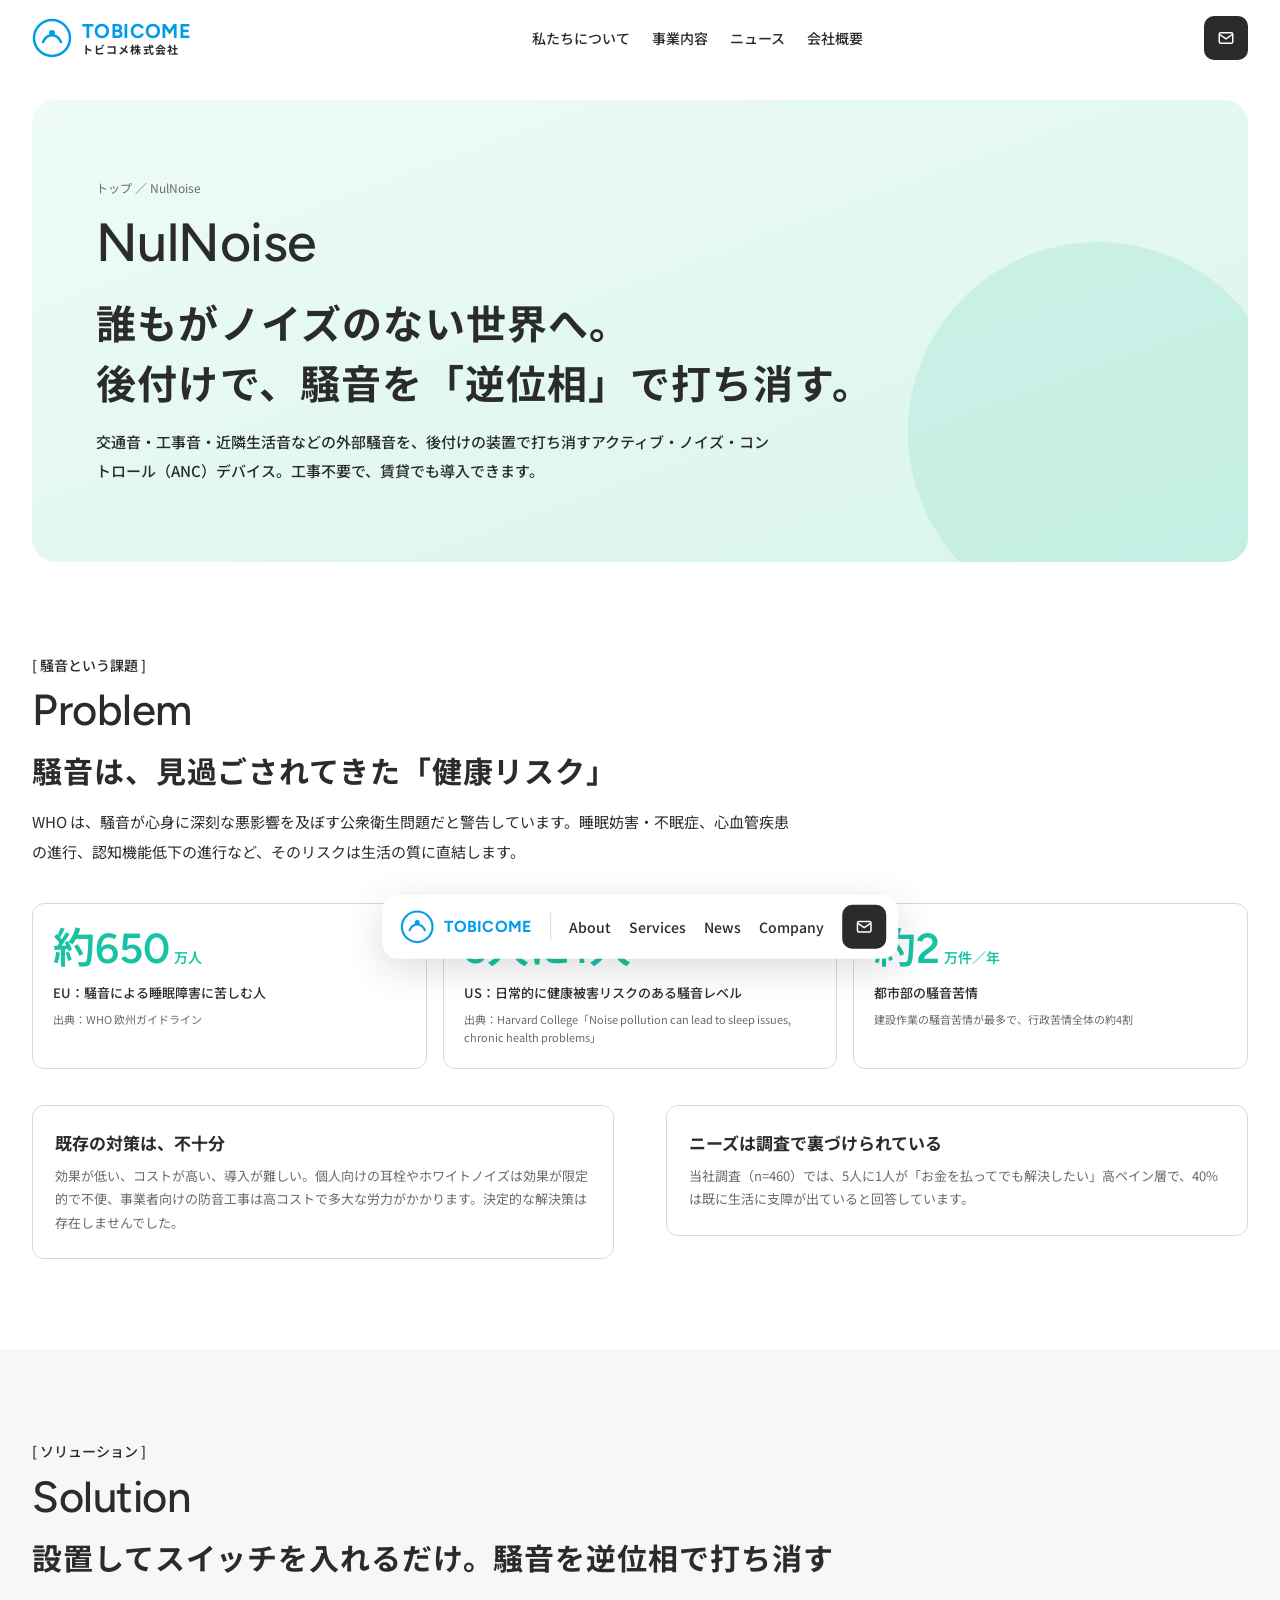
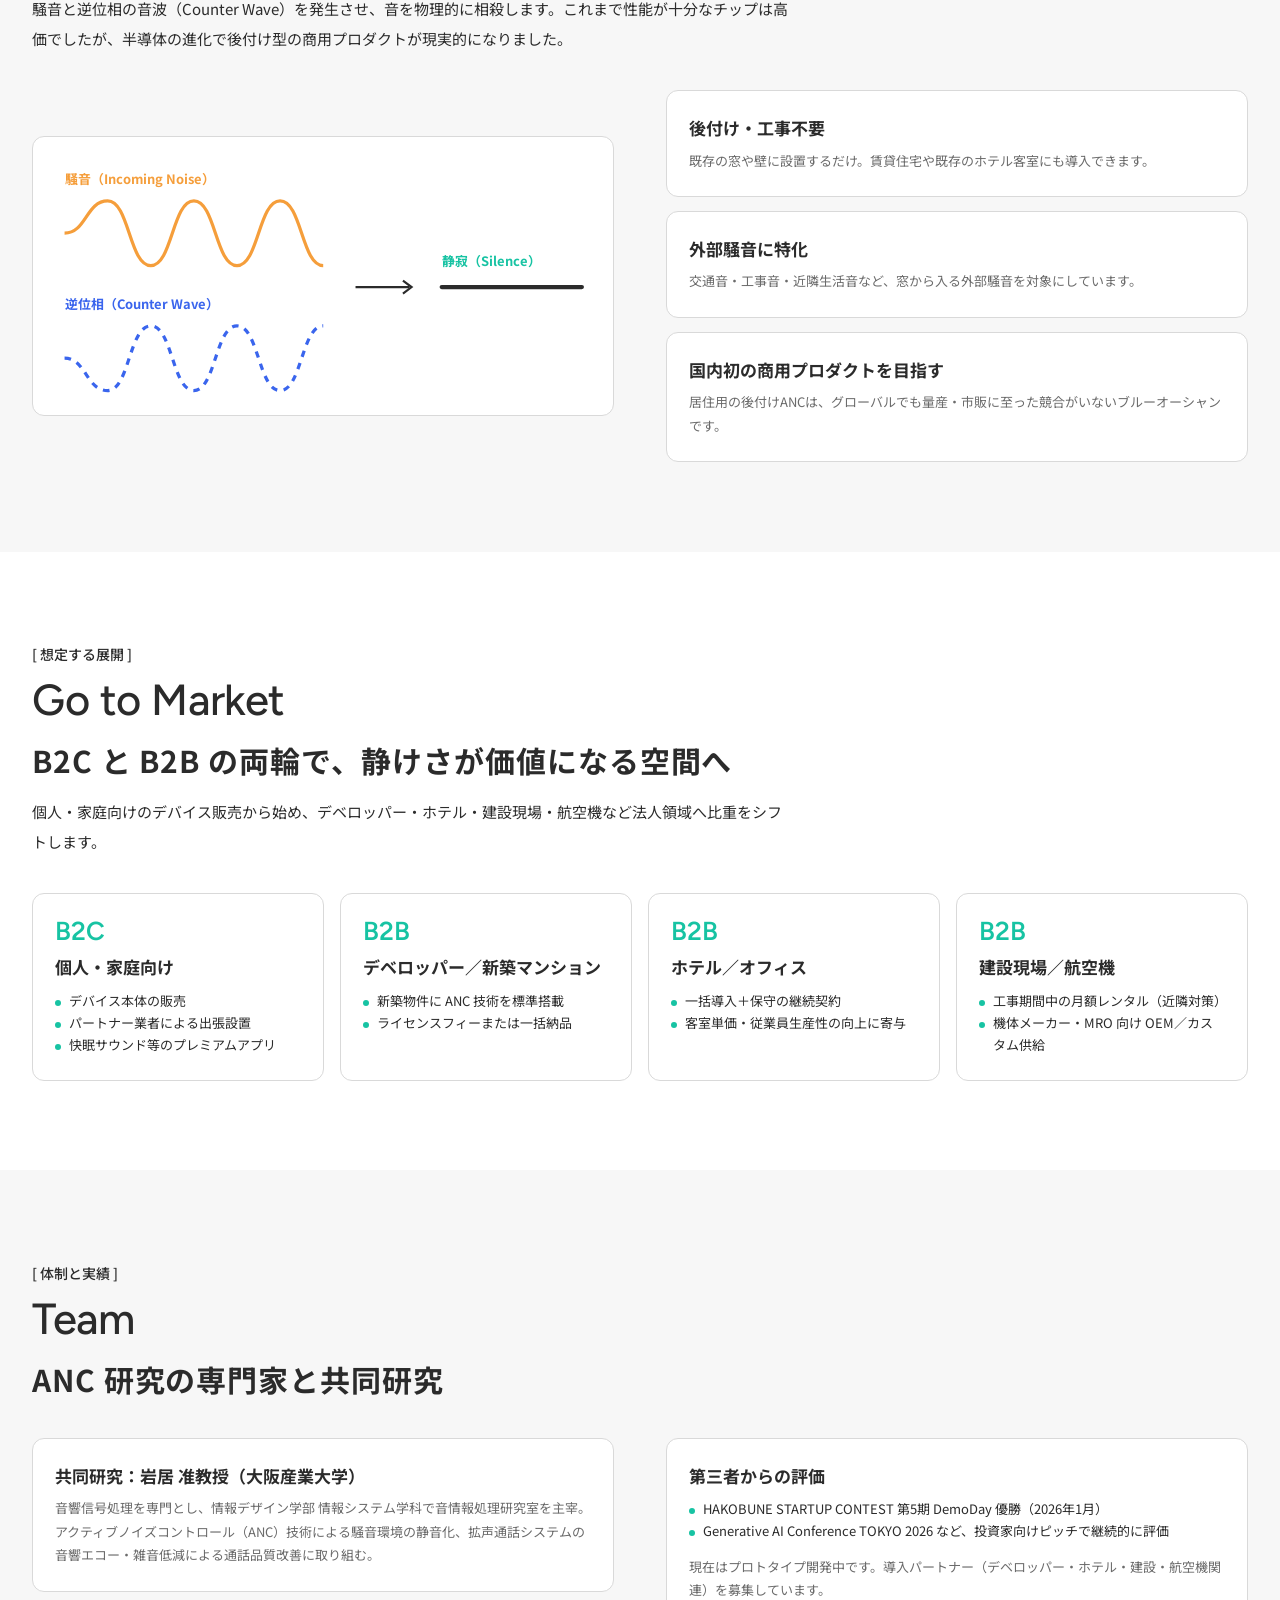
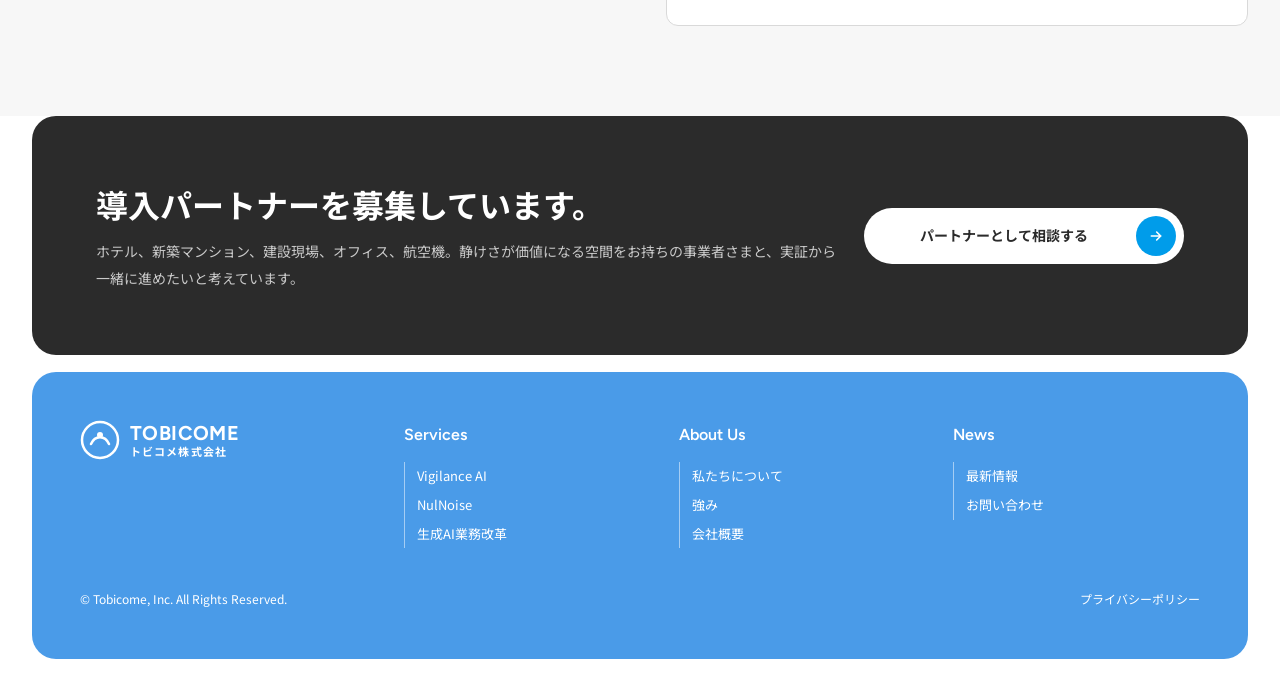
<file: nulnoise.html>
<!doctype html>
<html lang="ja">
<head>
<meta charset="utf-8">
<meta name="viewport" content="width=device-width, initial-scale=1">
<title>NulNoise | 後付け型ANCデバイス | トビコメ株式会社</title>
<meta name="description" content="NulNoiseは、交通音・工事音・近隣生活音を後付けの装置で打ち消すアクティブ・ノイズ・コントロール（ANC）デバイス。工事不要で賃貸でも導入でき、ホテル・マンション・オフィスへの展開を目指しています。">
<link rel="preconnect" href="https://fonts.googleapis.com">
<link rel="preconnect" href="https://fonts.gstatic.com" crossorigin>
<link href="https://fonts.googleapis.com/css2?family=Figtree:wght@400;500;600;700&family=Noto+Sans+JP:wght@400;500;700&display=swap" rel="stylesheet">
<link rel="icon" type="image/png" sizes="48x48" href="assets/favicon-48.png">
<link rel="icon" type="image/png" sizes="96x96" href="assets/favicon-96.png">
<link rel="icon" type="image/png" sizes="192x192" href="assets/favicon-192.png">
<link rel="apple-touch-icon" sizes="180x180" href="assets/apple-touch-icon.png">
<link rel="canonical" href="https://www.tobicome.com/nulnoise.html">
<meta property="og:site_name" content="トビコメ株式会社">
<meta property="og:type" content="article">
<meta property="og:title" content="NulNoise | 後付け型ANCデバイス | トビコメ株式会社">
<meta property="og:description" content="NulNoiseは、交通音・工事音・近隣生活音を後付けの装置で打ち消すアクティブ・ノイズ・コントロール（ANC）デバイス。工事不要で賃貸でも導入でき、ホテル・マンション・オフィスへの展開を目指しています。">
<meta property="og:url" content="https://www.tobicome.com/nulnoise.html">
<meta property="og:image" content="https://www.tobicome.com/assets/ogp.png">
<meta name="twitter:card" content="summary_large_image">
<script type="application/ld+json">{"@context": "https://schema.org", "@type": "Organization", "name": "トビコメ株式会社", "alternateName": "Tobicome, Inc.", "url": "https://www.tobicome.com/", "logo": "https://www.tobicome.com/assets/logo-512.png", "foundingDate": "2026-02-16", "founder": {"@type": "Person", "name": "小原 成勝", "jobTitle": "代表取締役"}, "address": {"@type": "PostalAddress", "postalCode": "104-0061", "addressRegion": "東京都", "addressLocality": "中央区", "streetAddress": "銀座1丁目12番4号 N&E BLD. 6F", "addressCountry": "JP"}, "description": "医薬品・医療機器の安全管理業務を支援するVigilance AI、後付け型ANCデバイスNulNoise、生成AIによる業務改革の伴走支援を提供する会社。", "knowsAbout": ["医薬品安全管理", "医療機器不具合報告", "アクティブノイズコントロール", "生成AI業務改革"]}</script>
<script type="application/ld+json">{"@context": "https://schema.org", "@type": "BreadcrumbList", "itemListElement": [{"@type": "ListItem", "position": 1, "name": "トップ", "item": "https://www.tobicome.com/"}, {"@type": "ListItem", "position": 2, "name": "NulNoise", "item": "https://www.tobicome.com/nulnoise.html"}]}</script>
<!-- analytics: GA4 / Cloudflare Web Analytics のスニペットはここに貼る -->
<link rel="stylesheet" href="assets/style.css?v=202610101441">
</head>
<body>
<header class="hd">
  <div class="wrap">
    <a class="logo" href="index.html" aria-label="トビコメ株式会社"><svg class="mk" viewBox="0 0 40 40" fill="none"><circle cx="20" cy="20" r="18" stroke="#009CEA" stroke-width="2.5"/><path d="M11 24c4-9 14-9 18 0" stroke="#009CEA" stroke-width="2.5" stroke-linecap="round"/><circle cx="20" cy="15" r="3" fill="#009CEA"/></svg><span class="tx">TOBICOME<small>トビコメ株式会社</small></span></a>
    <nav>
      <a href="about.html">私たちについて</a>
      <a href="index.html#services">事業内容</a>
      <a href="index.html#news">ニュース</a>
      <a href="company.html">会社概要</a>
    </nav>
    <div class="tools">
      <a href="index.html#contact" class="mail" aria-label="お問い合わせ"><svg viewBox="0 0 24 24" fill="none" stroke-width="2"><rect x="3" y="5" width="18" height="14" rx="2"/><path d="M3 7l9 6 9-6"/></svg></a>
      <button class="menu-btn" type="button" aria-label="メニューを開く" data-menu-open><svg viewBox="0 0 24 24" fill="none" stroke-width="2" stroke-linecap="round"><path d="M4 7h16M4 12h16M4 17h16"/></svg></button>
    </div>
  </div>
</header>
<!-- MOBILE MENU -->
<div class="mmenu" id="mmenu" aria-hidden="true">
  <div class="top">
    <a class="logo" href="index.html"><svg class="mk" viewBox="0 0 40 40" fill="none"><circle cx="20" cy="20" r="18" stroke="#009CEA" stroke-width="2.5"/><path d="M11 24c4-9 14-9 18 0" stroke="#009CEA" stroke-width="2.5" stroke-linecap="round"/><circle cx="20" cy="15" r="3" fill="#009CEA"/></svg><span class="tx">TOBICOME<small>トビコメ株式会社</small></span></a>
    <button class="close" type="button" aria-label="メニューを閉じる" data-menu-close><svg viewBox="0 0 24 24" fill="none" stroke-width="2" stroke-linecap="round"><path d="M6 6l12 12M18 6L6 18"/></svg></button>
  </div>
  <ul>
    <li><a href="about.html">私たちについて<small>About</small></a></li>
    <li><a href="index.html#services">事業内容<small>Services</small></a>
      <ul class="sub">
        <li><a href="vigilance.html">Vigilance AI<svg viewBox="0 0 24 24" fill="none" stroke-width="2.4" stroke-linecap="round"><path d="M9 6l6 6-6 6"/></svg></a></li>
        <li><a href="nulnoise.html">NulNoise<svg viewBox="0 0 24 24" fill="none" stroke-width="2.4" stroke-linecap="round"><path d="M9 6l6 6-6 6"/></svg></a></li>
        <li><a href="ai.html">生成AI業務改革<svg viewBox="0 0 24 24" fill="none" stroke-width="2.4" stroke-linecap="round"><path d="M9 6l6 6-6 6"/></svg></a></li>
      </ul>
    </li>
    <li><a href="index.html#news">ニュース<small>News</small></a></li>
    <li><a href="company.html">会社概要<small>Company</small></a></li>
    <li><a href="privacy.html">プライバシーポリシー<small>Privacy</small></a></li>
  </ul>
  <div class="cta"><a class="pill" href="index.html#contact">お問い合わせフォームへ<span class="ic"><svg viewBox="0 0 24 24" fill="none" stroke-width="2.4" stroke-linecap="round"><path d="M5 12h14M13 6l6 6-6 6"/></svg></span></a></div>
</div>

<div class="fnav" id="fnav">
  <a class="logo" href="index.html"><svg class="mk" viewBox="0 0 40 40" fill="none"><circle cx="20" cy="20" r="18" stroke="#009CEA" stroke-width="2.5"/><path d="M11 24c4-9 14-9 18 0" stroke="#009CEA" stroke-width="2.5" stroke-linecap="round"/><circle cx="20" cy="15" r="3" fill="#009CEA"/></svg><span class="tx">TOBICOME</span></a>
  <span class="sep"></span>
  <nav><a href="about.html">About</a><a href="index.html#services">Services</a><a href="index.html#news">News</a><a href="company.html">Company</a></nav>
  <button class="menu-btn" type="button" aria-label="メニューを開く" data-menu-open><svg viewBox="0 0 24 24" fill="none" stroke-width="2" stroke-linecap="round"><path d="M4 7h16M4 12h16M4 17h16"/></svg></button>
  <a href="index.html#contact" class="mail" aria-label="お問い合わせ"><svg viewBox="0 0 24 24" fill="none" stroke-width="2"><rect x="3" y="5" width="18" height="14" rx="2"/><path d="M3 7l9 6 9-6"/></svg></a>
</div>
<a class="totop" id="totop" href="#top" aria-label="ページ上部へ"><svg viewBox="0 0 24 24" fill="none" stroke-width="2.2" stroke-linecap="round"><path d="M12 19V5M5 12l7-7 7 7"/></svg></a>
<div id="top"></div>
<div class="ph t2">
  <div class="panel">
    <div class="deco"></div>
    <p class="crumb"><a href="index.html">トップ</a> ／ NulNoise</p>
    <h2 class="en">NulNoise</h2>
    <h1>誰もがノイズのない世界へ。<br>後付けで、騒音を「逆位相」で打ち消す。</h1>
    <p class="lead">交通音・工事音・近隣生活音などの外部騒音を、後付けの装置で打ち消すアクティブ・ノイズ・コントロール（ANC）デバイス。工事不要で、賃貸でも導入できます。</p>
  </div>
</div><section class="sec t2">
  <div class="wrap">
    <div class="head rv">
      <p class="bracket">騒音という課題</p>
      <h2 class="en" style="font-size:clamp(28px,3.4vw,44px)">Problem</h2>
      <p class="jp-h">騒音は、見過ごされてきた「健康リスク」</p>
      <p class="lead body">WHO は、騒音が心身に深刻な悪影響を及ぼす公衆衛生問題だと警告しています。睡眠妨害・不眠症、心血管疾患の進行、認知機能低下の進行など、そのリスクは生活の質に直結します。</p>
    </div>
    <div class="rv"><div class="g3">
  <div class="kpi"><div class="v">約650<small>万人</small></div><div class="k">EU：騒音による睡眠障害に苦しむ人</div><div class="n">出典：WHO 欧州ガイドライン</div></div>
  <div class="kpi"><div class="v">3人に1人</div><div class="k">US：日常的に健康被害リスクのある騒音レベル</div><div class="n">出典：Harvard College「Noise pollution can lead to sleep issues, chronic health problems」</div></div>
  <div class="kpi"><div class="v">約2<small>万件／年</small></div><div class="k">都市部の騒音苦情</div><div class="n">建設作業の騒音苦情が最多で、行政苦情全体の約4割</div></div>
</div>
<div class="g2" style="margin-top:36px;align-items:start">
  <div class="cardx"><h4 style="margin-top:0">既存の対策は、不十分</h4><p>効果が低い、コストが高い、導入が難しい。個人向けの耳栓やホワイトノイズは効果が限定的で不便、事業者向けの防音工事は高コストで多大な労力がかかります。決定的な解決策は存在しませんでした。</p></div>
  <div class="cardx"><h4 style="margin-top:0">ニーズは調査で裏づけられている</h4><p>当社調査（n=460）では、5人に1人が「お金を払ってでも解決したい」高ペイン層で、40%は既に生活に支障が出ていると回答しています。</p></div>
</div></div>
  </div>
</section><section class="sec tint t2">
  <div class="wrap">
    <div class="head rv">
      <p class="bracket">ソリューション</p>
      <h2 class="en" style="font-size:clamp(28px,3.4vw,44px)">Solution</h2>
      <p class="jp-h">設置してスイッチを入れるだけ。騒音を逆位相で打ち消す</p>
      <p class="lead body">騒音と逆位相の音波（Counter Wave）を発生させ、音を物理的に相殺します。これまで性能が十分なチップは高価でしたが、半導体の進化で後付け型の商用プロダクトが現実的になりました。</p>
    </div>
    <div class="rv"><div class="g2">
  <div class="cardx" style="padding:10px"><svg viewBox="0 0 520 240" fill="none" font-family="Noto Sans JP" font-weight="700">
    <text x="20" y="34" font-size="12" fill="#F59E3B">騒音（Incoming Noise）</text>
    <path d="M20 80 C40 80 40 50 60 50 S80 110 100 110 S120 50 140 50 S160 110 180 110 S200 50 220 50 S240 110 260 110" stroke="#F59E3B" stroke-width="3"/>
    <text x="20" y="150" font-size="12" fill="#3A65ED">逆位相（Counter Wave）</text>
    <path d="M20 196 C40 196 40 226 60 226 S80 166 100 166 S120 226 140 226 S160 166 180 166 S200 226 220 226 S240 166 260 166" stroke="#3A65ED" stroke-width="3" stroke-dasharray="6 6"/>
    <path d="M290 130h50" stroke="#2B2B2B" stroke-width="2"/><path d="M334 124l8 6-8 6" stroke="#2B2B2B" stroke-width="2"/>
    <text x="370" y="110" font-size="12" fill="#17C3A3">静寂（Silence）</text>
    <path d="M370 130H500" stroke="#2B2B2B" stroke-width="4" stroke-linecap="round"/>
  </svg></div>
  <div class="g2" style="grid-template-columns:1fr;gap:14px">
    <div class="cardx"><h4 style="margin-top:0">後付け・工事不要</h4><p>既存の窓や壁に設置するだけ。賃貸住宅や既存のホテル客室にも導入できます。</p></div>
    <div class="cardx"><h4 style="margin-top:0">外部騒音に特化</h4><p>交通音・工事音・近隣生活音など、窓から入る外部騒音を対象にしています。</p></div>
    <div class="cardx"><h4 style="margin-top:0">国内初の商用プロダクトを目指す</h4><p>居住用の後付けANCは、グローバルでも量産・市販に至った競合がいないブルーオーシャンです。</p></div>
  </div>
</div></div>
  </div>
</section><section class="sec t2">
  <div class="wrap">
    <div class="head rv">
      <p class="bracket">想定する展開</p>
      <h2 class="en" style="font-size:clamp(28px,3.4vw,44px)">Go to Market</h2>
      <p class="jp-h">B2C と B2B の両輪で、静けさが価値になる空間へ</p>
      <p class="lead body">個人・家庭向けのデバイス販売から始め、デベロッパー・ホテル・建設現場・航空機など法人領域へ比重をシフトします。</p>
    </div>
    <div class="rv"><div class="g4">
  <div class="cardx"><div class="no">B2C</div><h4>個人・家庭向け</h4><ul><li>デバイス本体の販売</li><li>パートナー業者による出張設置</li><li>快眠サウンド等のプレミアムアプリ</li></ul></div>
  <div class="cardx"><div class="no">B2B</div><h4>デベロッパー／新築マンション</h4><ul><li>新築物件に ANC 技術を標準搭載</li><li>ライセンスフィーまたは一括納品</li></ul></div>
  <div class="cardx"><div class="no">B2B</div><h4>ホテル／オフィス</h4><ul><li>一括導入＋保守の継続契約</li><li>客室単価・従業員生産性の向上に寄与</li></ul></div>
  <div class="cardx"><div class="no">B2B</div><h4>建設現場／航空機</h4><ul><li>工事期間中の月額レンタル（近隣対策）</li><li>機体メーカー・MRO 向け OEM／カスタム供給</li></ul></div>
</div></div>
  </div>
</section><section class="sec tint t2">
  <div class="wrap">
    <div class="head rv">
      <p class="bracket">体制と実績</p>
      <h2 class="en" style="font-size:clamp(28px,3.4vw,44px)">Team</h2>
      <p class="jp-h">ANC 研究の専門家と共同研究</p>
      
    </div>
    <div class="rv"><div class="g2" style="align-items:start">
  <div class="cardx"><h4 style="margin-top:0">共同研究：岩居 准教授（大阪産業大学）</h4><p>音響信号処理を専門とし、情報デザイン学部 情報システム学科で音情報処理研究室を主宰。アクティブノイズコントロール（ANC）技術による騒音環境の静音化、拡声通話システムの音響エコー・雑音低減による通話品質改善に取り組む。</p></div>
  <div class="cardx"><h4 style="margin-top:0">第三者からの評価</h4><ul><li>HAKOBUNE STARTUP CONTEST 第5期 DemoDay 優勝（2026年1月）</li><li>Generative AI Conference TOKYO 2026 など、投資家向けピッチで継続的に評価</li></ul><p style="margin-top:12px">現在はプロトタイプ開発中です。導入パートナー（デベロッパー・ホテル・建設・航空機関連）を募集しています。</p></div>
</div></div>
  </div>
</section><div class="cta-band">
  <div class="box rv">
    <div><h2>導入パートナーを募集しています。</h2><p>ホテル、新築マンション、建設現場、オフィス、航空機。静けさが価値になる空間をお持ちの事業者さまと、実証から一緒に進めたいと考えています。</p></div>
    <a class="pill wide" href="https://forms.cloud.microsoft/Pages/ResponsePage.aspx?id=xtdZaTCAl0m9T9rvohrGEFyp-t4Y1ZRIizsPwFz9vbZURDRXN0dNTEpIRDNYQTNQRkZSQ0JRNjZPUC4u" target="_blank" rel="noopener">パートナーとして相談する<span class="ic"><svg viewBox="0 0 24 24" fill="none" stroke-width="2.4" stroke-linecap="round"><path d="M5 12h14M13 6l6 6-6 6"/></svg></span></a>
  </div>
</div>
<footer class="ft">
  <div class="box">
    <div class="grid">
      <div><a class="logo" href="index.html"><svg class="mk" viewBox="0 0 40 40" fill="none"><circle cx="20" cy="20" r="18" stroke="#fff" stroke-width="2.5"/><path d="M11 24c4-9 14-9 18 0" stroke="#fff" stroke-width="2.5" stroke-linecap="round"/><circle cx="20" cy="15" r="3" fill="#fff"/></svg><span class="tx">TOBICOME<small>トビコメ株式会社</small></span></a></div>
      <div><h5>Services</h5><ul><li><a href="vigilance.html">Vigilance AI</a></li><li><a href="nulnoise.html">NulNoise</a></li><li><a href="ai.html">生成AI業務改革</a></li></ul></div>
      <div><h5>About Us</h5><ul><li><a href="about.html">私たちについて</a></li><li><a href="index.html#strengths">強み</a></li><li><a href="company.html">会社概要</a></li></ul></div>
      <div><h5>News</h5><ul><li><a href="index.html#news">最新情報</a></li><li><a href="index.html#contact">お問い合わせ</a></li></ul></div>
    </div>
    <div class="bt"><span>© Tobicome, Inc. All Rights Reserved.</span><nav><a href="privacy.html">プライバシーポリシー</a></nav></div>
  </div>
</footer>
<script>
(function(){
  var io=new IntersectionObserver(function(es){es.forEach(function(e){if(e.isIntersecting){e.target.classList.add('in');io.unobserve(e.target)}})},{threshold:.12,rootMargin:'0px 0px -40px 0px'});
  document.querySelectorAll('.rv').forEach(function(el){io.observe(el)});
  var fnav=document.getElementById('fnav'),totop=document.getElementById('totop');
  function onScroll(){var y=window.scrollY||document.documentElement.scrollTop;var s=y>320;fnav.classList.toggle('show',s);totop.classList.toggle('show',s)}
  window.addEventListener('scroll',onScroll,{passive:true});onScroll();
  var mm=document.getElementById('mmenu');
  function setMenu(o){mm.classList.toggle('open',o);document.body.classList.toggle('menu-open',o);mm.setAttribute('aria-hidden',o?'false':'true')}
  document.querySelectorAll('[data-menu-open]').forEach(function(b){b.addEventListener('click',function(){setMenu(true)})});
  document.querySelectorAll('[data-menu-close]').forEach(function(b){b.addEventListener('click',function(){setMenu(false)})});
  mm.querySelectorAll('a').forEach(function(a){a.addEventListener('click',function(){setMenu(false)})});
})();
</script>
</body>
</html>
</file>
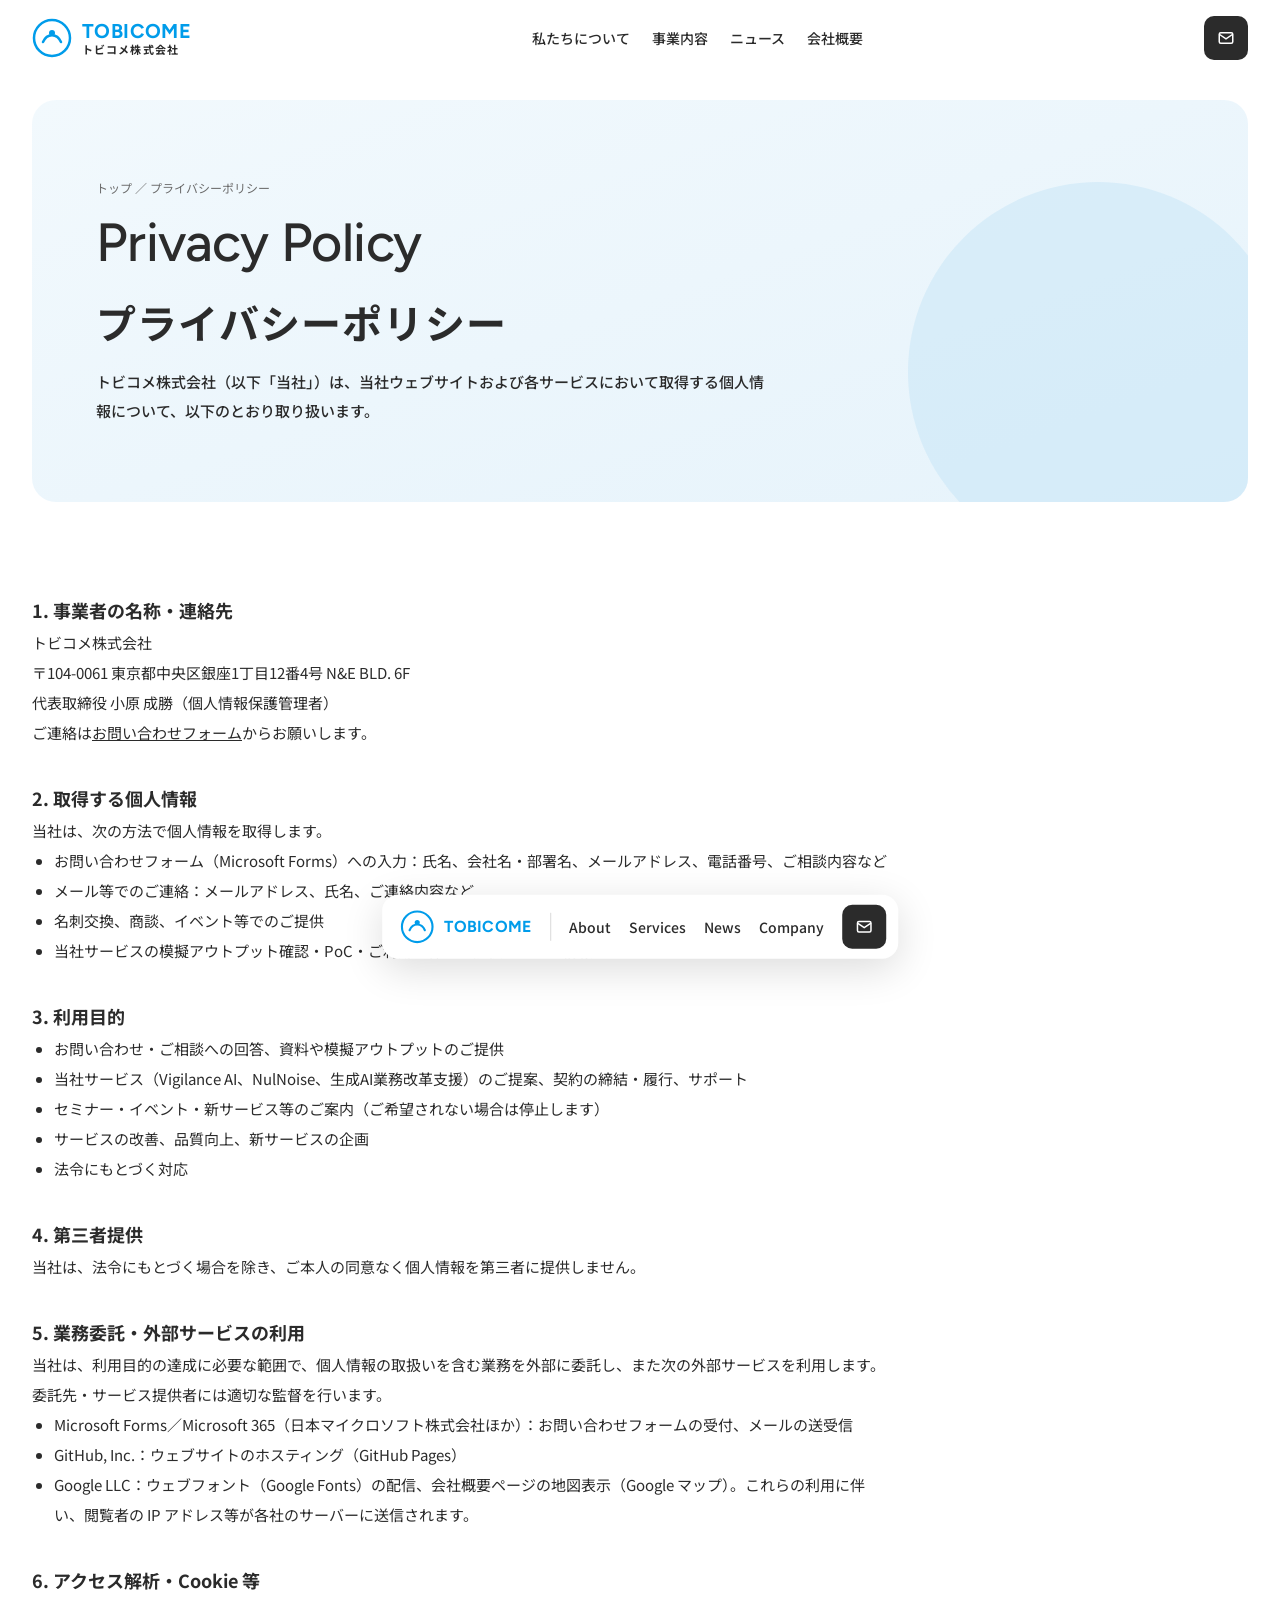
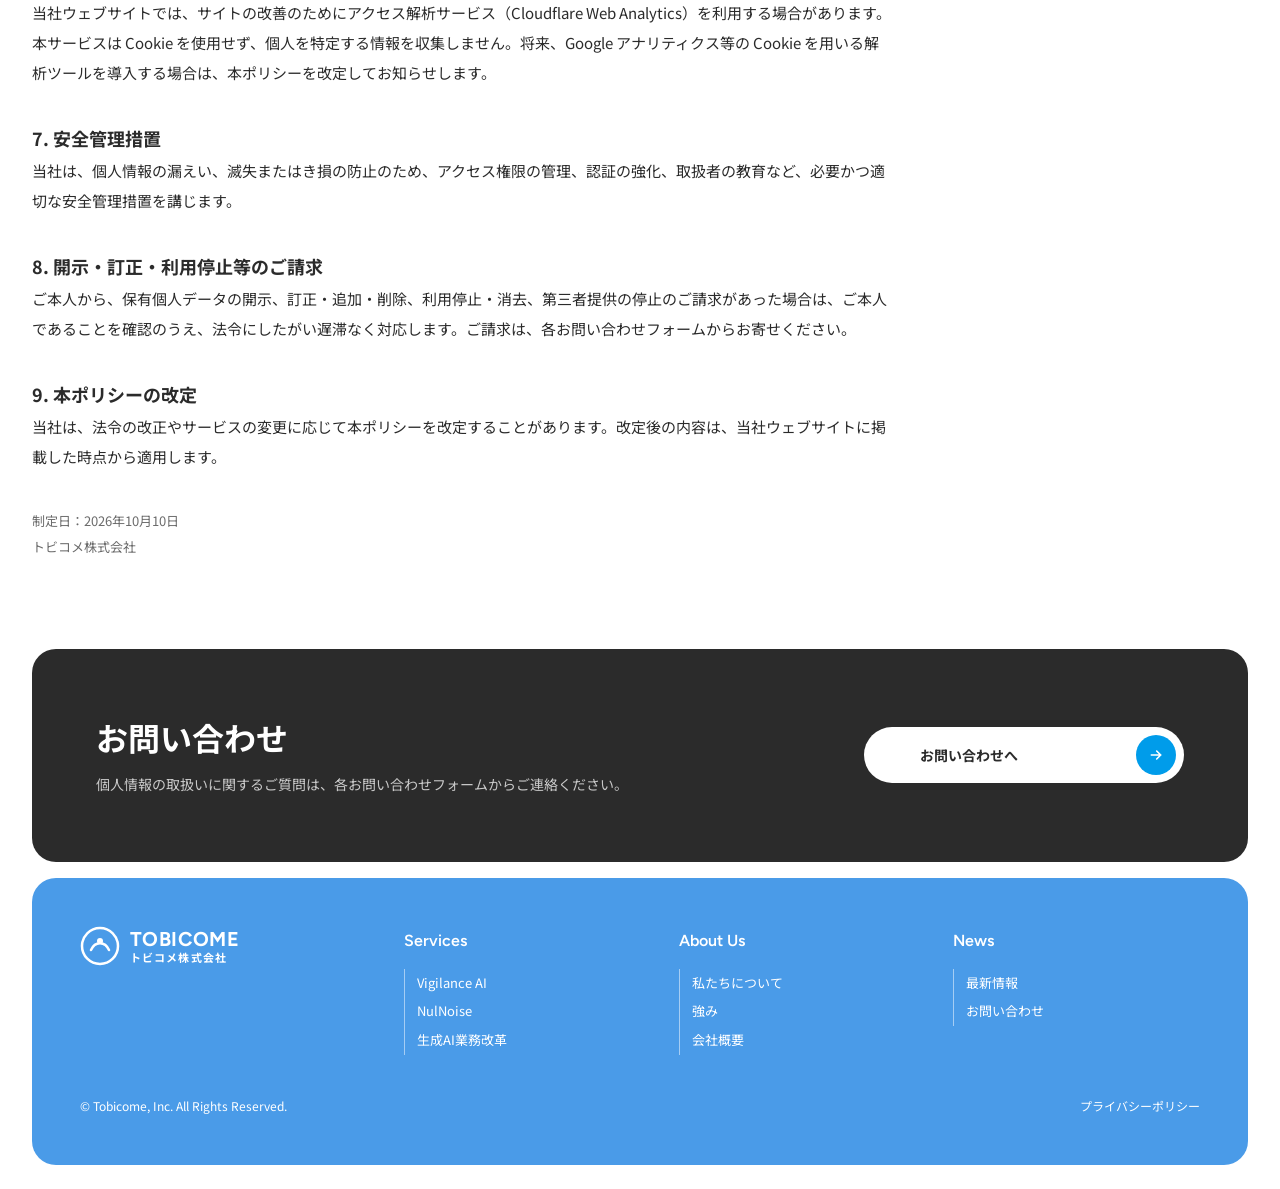
<file: privacy.html>
<!doctype html>
<html lang="ja">
<head>
<meta charset="utf-8">
<meta name="viewport" content="width=device-width, initial-scale=1">
<title>プライバシーポリシー | トビコメ株式会社</title>
<meta name="description" content="トビコメ株式会社における個人情報の取扱い方針。">
<link rel="preconnect" href="https://fonts.googleapis.com">
<link rel="preconnect" href="https://fonts.gstatic.com" crossorigin>
<link href="https://fonts.googleapis.com/css2?family=Figtree:wght@400;500;600;700&family=Noto+Sans+JP:wght@400;500;700&display=swap" rel="stylesheet">
<link rel="icon" type="image/png" sizes="48x48" href="assets/favicon-48.png">
<link rel="icon" type="image/png" sizes="96x96" href="assets/favicon-96.png">
<link rel="icon" type="image/png" sizes="192x192" href="assets/favicon-192.png">
<link rel="apple-touch-icon" sizes="180x180" href="assets/apple-touch-icon.png">
<link rel="canonical" href="https://www.tobicome.com/privacy.html">
<meta property="og:site_name" content="トビコメ株式会社">
<meta property="og:type" content="article">
<meta property="og:title" content="プライバシーポリシー | トビコメ株式会社">
<meta property="og:description" content="トビコメ株式会社における個人情報の取扱い方針。">
<meta property="og:url" content="https://www.tobicome.com/privacy.html">
<meta property="og:image" content="https://www.tobicome.com/assets/ogp.png">
<meta name="twitter:card" content="summary_large_image">
<script type="application/ld+json">{"@context": "https://schema.org", "@type": "Organization", "name": "トビコメ株式会社", "alternateName": "Tobicome, Inc.", "url": "https://www.tobicome.com/", "logo": "https://www.tobicome.com/assets/logo-512.png", "foundingDate": "2026-02-16", "founder": {"@type": "Person", "name": "小原 成勝", "jobTitle": "代表取締役"}, "address": {"@type": "PostalAddress", "postalCode": "104-0061", "addressRegion": "東京都", "addressLocality": "中央区", "streetAddress": "銀座1丁目12番4号 N&E BLD. 6F", "addressCountry": "JP"}, "description": "医薬品・医療機器の安全管理業務を支援するVigilance AI、後付け型ANCデバイスNulNoise、生成AIによる業務改革の伴走支援を提供する会社。", "knowsAbout": ["医薬品安全管理", "医療機器不具合報告", "アクティブノイズコントロール", "生成AI業務改革"]}</script>
<script type="application/ld+json">{"@context": "https://schema.org", "@type": "BreadcrumbList", "itemListElement": [{"@type": "ListItem", "position": 1, "name": "トップ", "item": "https://www.tobicome.com/"}, {"@type": "ListItem", "position": 2, "name": "プライバシーポリシー", "item": "https://www.tobicome.com/privacy.html"}]}</script>
<!-- analytics: GA4 / Cloudflare Web Analytics のスニペットはここに貼る -->
<link rel="stylesheet" href="assets/style.css?v=202610101441">
</head>
<body>
<header class="hd">
  <div class="wrap">
    <a class="logo" href="index.html" aria-label="トビコメ株式会社"><svg class="mk" viewBox="0 0 40 40" fill="none"><circle cx="20" cy="20" r="18" stroke="#009CEA" stroke-width="2.5"/><path d="M11 24c4-9 14-9 18 0" stroke="#009CEA" stroke-width="2.5" stroke-linecap="round"/><circle cx="20" cy="15" r="3" fill="#009CEA"/></svg><span class="tx">TOBICOME<small>トビコメ株式会社</small></span></a>
    <nav>
      <a href="about.html">私たちについて</a>
      <a href="index.html#services">事業内容</a>
      <a href="index.html#news">ニュース</a>
      <a href="company.html">会社概要</a>
    </nav>
    <div class="tools">
      <a href="index.html#contact" class="mail" aria-label="お問い合わせ"><svg viewBox="0 0 24 24" fill="none" stroke-width="2"><rect x="3" y="5" width="18" height="14" rx="2"/><path d="M3 7l9 6 9-6"/></svg></a>
      <button class="menu-btn" type="button" aria-label="メニューを開く" data-menu-open><svg viewBox="0 0 24 24" fill="none" stroke-width="2" stroke-linecap="round"><path d="M4 7h16M4 12h16M4 17h16"/></svg></button>
    </div>
  </div>
</header>
<!-- MOBILE MENU -->
<div class="mmenu" id="mmenu" aria-hidden="true">
  <div class="top">
    <a class="logo" href="index.html"><svg class="mk" viewBox="0 0 40 40" fill="none"><circle cx="20" cy="20" r="18" stroke="#009CEA" stroke-width="2.5"/><path d="M11 24c4-9 14-9 18 0" stroke="#009CEA" stroke-width="2.5" stroke-linecap="round"/><circle cx="20" cy="15" r="3" fill="#009CEA"/></svg><span class="tx">TOBICOME<small>トビコメ株式会社</small></span></a>
    <button class="close" type="button" aria-label="メニューを閉じる" data-menu-close><svg viewBox="0 0 24 24" fill="none" stroke-width="2" stroke-linecap="round"><path d="M6 6l12 12M18 6L6 18"/></svg></button>
  </div>
  <ul>
    <li><a href="about.html">私たちについて<small>About</small></a></li>
    <li><a href="index.html#services">事業内容<small>Services</small></a>
      <ul class="sub">
        <li><a href="vigilance.html">Vigilance AI<svg viewBox="0 0 24 24" fill="none" stroke-width="2.4" stroke-linecap="round"><path d="M9 6l6 6-6 6"/></svg></a></li>
        <li><a href="nulnoise.html">NulNoise<svg viewBox="0 0 24 24" fill="none" stroke-width="2.4" stroke-linecap="round"><path d="M9 6l6 6-6 6"/></svg></a></li>
        <li><a href="ai.html">生成AI業務改革<svg viewBox="0 0 24 24" fill="none" stroke-width="2.4" stroke-linecap="round"><path d="M9 6l6 6-6 6"/></svg></a></li>
      </ul>
    </li>
    <li><a href="index.html#news">ニュース<small>News</small></a></li>
    <li><a href="company.html">会社概要<small>Company</small></a></li>
    <li><a href="privacy.html">プライバシーポリシー<small>Privacy</small></a></li>
  </ul>
  <div class="cta"><a class="pill" href="index.html#contact">お問い合わせフォームへ<span class="ic"><svg viewBox="0 0 24 24" fill="none" stroke-width="2.4" stroke-linecap="round"><path d="M5 12h14M13 6l6 6-6 6"/></svg></span></a></div>
</div>

<div class="fnav" id="fnav">
  <a class="logo" href="index.html"><svg class="mk" viewBox="0 0 40 40" fill="none"><circle cx="20" cy="20" r="18" stroke="#009CEA" stroke-width="2.5"/><path d="M11 24c4-9 14-9 18 0" stroke="#009CEA" stroke-width="2.5" stroke-linecap="round"/><circle cx="20" cy="15" r="3" fill="#009CEA"/></svg><span class="tx">TOBICOME</span></a>
  <span class="sep"></span>
  <nav><a href="about.html">About</a><a href="index.html#services">Services</a><a href="index.html#news">News</a><a href="company.html">Company</a></nav>
  <button class="menu-btn" type="button" aria-label="メニューを開く" data-menu-open><svg viewBox="0 0 24 24" fill="none" stroke-width="2" stroke-linecap="round"><path d="M4 7h16M4 12h16M4 17h16"/></svg></button>
  <a href="index.html#contact" class="mail" aria-label="お問い合わせ"><svg viewBox="0 0 24 24" fill="none" stroke-width="2"><rect x="3" y="5" width="18" height="14" rx="2"/><path d="M3 7l9 6 9-6"/></svg></a>
</div>
<a class="totop" id="totop" href="#top" aria-label="ページ上部へ"><svg viewBox="0 0 24 24" fill="none" stroke-width="2.2" stroke-linecap="round"><path d="M12 19V5M5 12l7-7 7 7"/></svg></a>
<div id="top"></div>
<div class="ph t0">
  <div class="panel">
    <div class="deco"></div>
    <p class="crumb"><a href="index.html">トップ</a> ／ プライバシーポリシー</p>
    <h2 class="en">Privacy Policy</h2>
    <h1>プライバシーポリシー</h1>
    <p class="lead">トビコメ株式会社（以下「当社」）は、当社ウェブサイトおよび各サービスにおいて取得する個人情報について、以下のとおり取り扱います。</p>
  </div>
</div><section class="sec"><div class="wrap"><div class="rv body" style="max-width:860px">
<h3 style="font-size:18px;font-weight:700;margin-top:0">1. 事業者の名称・連絡先</h3>
<p>トビコメ株式会社<br>〒104-0061 東京都中央区銀座1丁目12番4号 N&amp;E BLD. 6F<br>代表取締役 小原 成勝（個人情報保護管理者）<br>ご連絡は<a href="index.html#contact" style="text-decoration:underline">お問い合わせフォーム</a>からお願いします。</p>
<h3 style="font-size:18px;font-weight:700;margin-top:32px">2. 取得する個人情報</h3>
<p>当社は、次の方法で個人情報を取得します。</p>
<ul style="list-style:disc;padding-left:22px"><li>お問い合わせフォーム（Microsoft Forms）への入力：氏名、会社名・部署名、メールアドレス、電話番号、ご相談内容など</li><li>メール等でのご連絡：メールアドレス、氏名、ご連絡内容など</li><li>名刺交換、商談、イベント等でのご提供</li><li>当社サービスの模擬アウトプット確認・PoC・ご利用に伴いご提供いただく情報</li></ul>
<h3 style="font-size:18px;font-weight:700;margin-top:32px">3. 利用目的</h3>
<ul style="list-style:disc;padding-left:22px"><li>お問い合わせ・ご相談への回答、資料や模擬アウトプットのご提供</li><li>当社サービス（Vigilance AI、NulNoise、生成AI業務改革支援）のご提案、契約の締結・履行、サポート</li><li>セミナー・イベント・新サービス等のご案内（ご希望されない場合は停止します）</li><li>サービスの改善、品質向上、新サービスの企画</li><li>法令にもとづく対応</li></ul>
<h3 style="font-size:18px;font-weight:700;margin-top:32px">4. 第三者提供</h3>
<p>当社は、法令にもとづく場合を除き、ご本人の同意なく個人情報を第三者に提供しません。</p>
<h3 style="font-size:18px;font-weight:700;margin-top:32px">5. 業務委託・外部サービスの利用</h3>
<p>当社は、利用目的の達成に必要な範囲で、個人情報の取扱いを含む業務を外部に委託し、また次の外部サービスを利用します。委託先・サービス提供者には適切な監督を行います。</p>
<ul style="list-style:disc;padding-left:22px"><li>Microsoft Forms／Microsoft 365（日本マイクロソフト株式会社ほか）：お問い合わせフォームの受付、メールの送受信</li><li>GitHub, Inc.：ウェブサイトのホスティング（GitHub Pages）</li><li>Google LLC：ウェブフォント（Google Fonts）の配信、会社概要ページの地図表示（Google マップ）。これらの利用に伴い、閲覧者の IP アドレス等が各社のサーバーに送信されます。</li></ul>
<h3 style="font-size:18px;font-weight:700;margin-top:32px">6. アクセス解析・Cookie 等</h3>
<p>当社ウェブサイトでは、サイトの改善のためにアクセス解析サービス（Cloudflare Web Analytics）を利用する場合があります。本サービスは Cookie を使用せず、個人を特定する情報を収集しません。将来、Google アナリティクス等の Cookie を用いる解析ツールを導入する場合は、本ポリシーを改定してお知らせします。</p>
<h3 style="font-size:18px;font-weight:700;margin-top:32px">7. 安全管理措置</h3>
<p>当社は、個人情報の漏えい、滅失またはき損の防止のため、アクセス権限の管理、認証の強化、取扱者の教育など、必要かつ適切な安全管理措置を講じます。</p>
<h3 style="font-size:18px;font-weight:700;margin-top:32px">8. 開示・訂正・利用停止等のご請求</h3>
<p>ご本人から、保有個人データの開示、訂正・追加・削除、利用停止・消去、第三者提供の停止のご請求があった場合は、ご本人であることを確認のうえ、法令にしたがい遅滞なく対応します。ご請求は、各お問い合わせフォームからお寄せください。</p>
<h3 style="font-size:18px;font-weight:700;margin-top:32px">9. 本ポリシーの改定</h3>
<p>当社は、法令の改正やサービスの変更に応じて本ポリシーを改定することがあります。改定後の内容は、当社ウェブサイトに掲載した時点から適用します。</p>
<p class="muted" style="margin-top:36px;font-size:13px">制定日：2026年10月10日<br>トビコメ株式会社</p>
</div></div></section><div class="cta-band">
  <div class="box rv">
    <div><h2>お問い合わせ</h2><p>個人情報の取扱いに関するご質問は、各お問い合わせフォームからご連絡ください。</p></div>
    <a class="pill wide" href="index.html#contact">お問い合わせへ<span class="ic"><svg viewBox="0 0 24 24" fill="none" stroke-width="2.4" stroke-linecap="round"><path d="M5 12h14M13 6l6 6-6 6"/></svg></span></a>
  </div>
</div>
<footer class="ft">
  <div class="box">
    <div class="grid">
      <div><a class="logo" href="index.html"><svg class="mk" viewBox="0 0 40 40" fill="none"><circle cx="20" cy="20" r="18" stroke="#fff" stroke-width="2.5"/><path d="M11 24c4-9 14-9 18 0" stroke="#fff" stroke-width="2.5" stroke-linecap="round"/><circle cx="20" cy="15" r="3" fill="#fff"/></svg><span class="tx">TOBICOME<small>トビコメ株式会社</small></span></a></div>
      <div><h5>Services</h5><ul><li><a href="vigilance.html">Vigilance AI</a></li><li><a href="nulnoise.html">NulNoise</a></li><li><a href="ai.html">生成AI業務改革</a></li></ul></div>
      <div><h5>About Us</h5><ul><li><a href="about.html">私たちについて</a></li><li><a href="index.html#strengths">強み</a></li><li><a href="company.html">会社概要</a></li></ul></div>
      <div><h5>News</h5><ul><li><a href="index.html#news">最新情報</a></li><li><a href="index.html#contact">お問い合わせ</a></li></ul></div>
    </div>
    <div class="bt"><span>© Tobicome, Inc. All Rights Reserved.</span><nav><a href="privacy.html">プライバシーポリシー</a></nav></div>
  </div>
</footer>
<script>
(function(){
  var io=new IntersectionObserver(function(es){es.forEach(function(e){if(e.isIntersecting){e.target.classList.add('in');io.unobserve(e.target)}})},{threshold:.12,rootMargin:'0px 0px -40px 0px'});
  document.querySelectorAll('.rv').forEach(function(el){io.observe(el)});
  var fnav=document.getElementById('fnav'),totop=document.getElementById('totop');
  function onScroll(){var y=window.scrollY||document.documentElement.scrollTop;var s=y>320;fnav.classList.toggle('show',s);totop.classList.toggle('show',s)}
  window.addEventListener('scroll',onScroll,{passive:true});onScroll();
  var mm=document.getElementById('mmenu');
  function setMenu(o){mm.classList.toggle('open',o);document.body.classList.toggle('menu-open',o);mm.setAttribute('aria-hidden',o?'false':'true')}
  document.querySelectorAll('[data-menu-open]').forEach(function(b){b.addEventListener('click',function(){setMenu(true)})});
  document.querySelectorAll('[data-menu-close]').forEach(function(b){b.addEventListener('click',function(){setMenu(false)})});
  mm.querySelectorAll('a').forEach(function(a){a.addEventListener('click',function(){setMenu(false)})});
})();
</script>
</body>
</html>
</file>
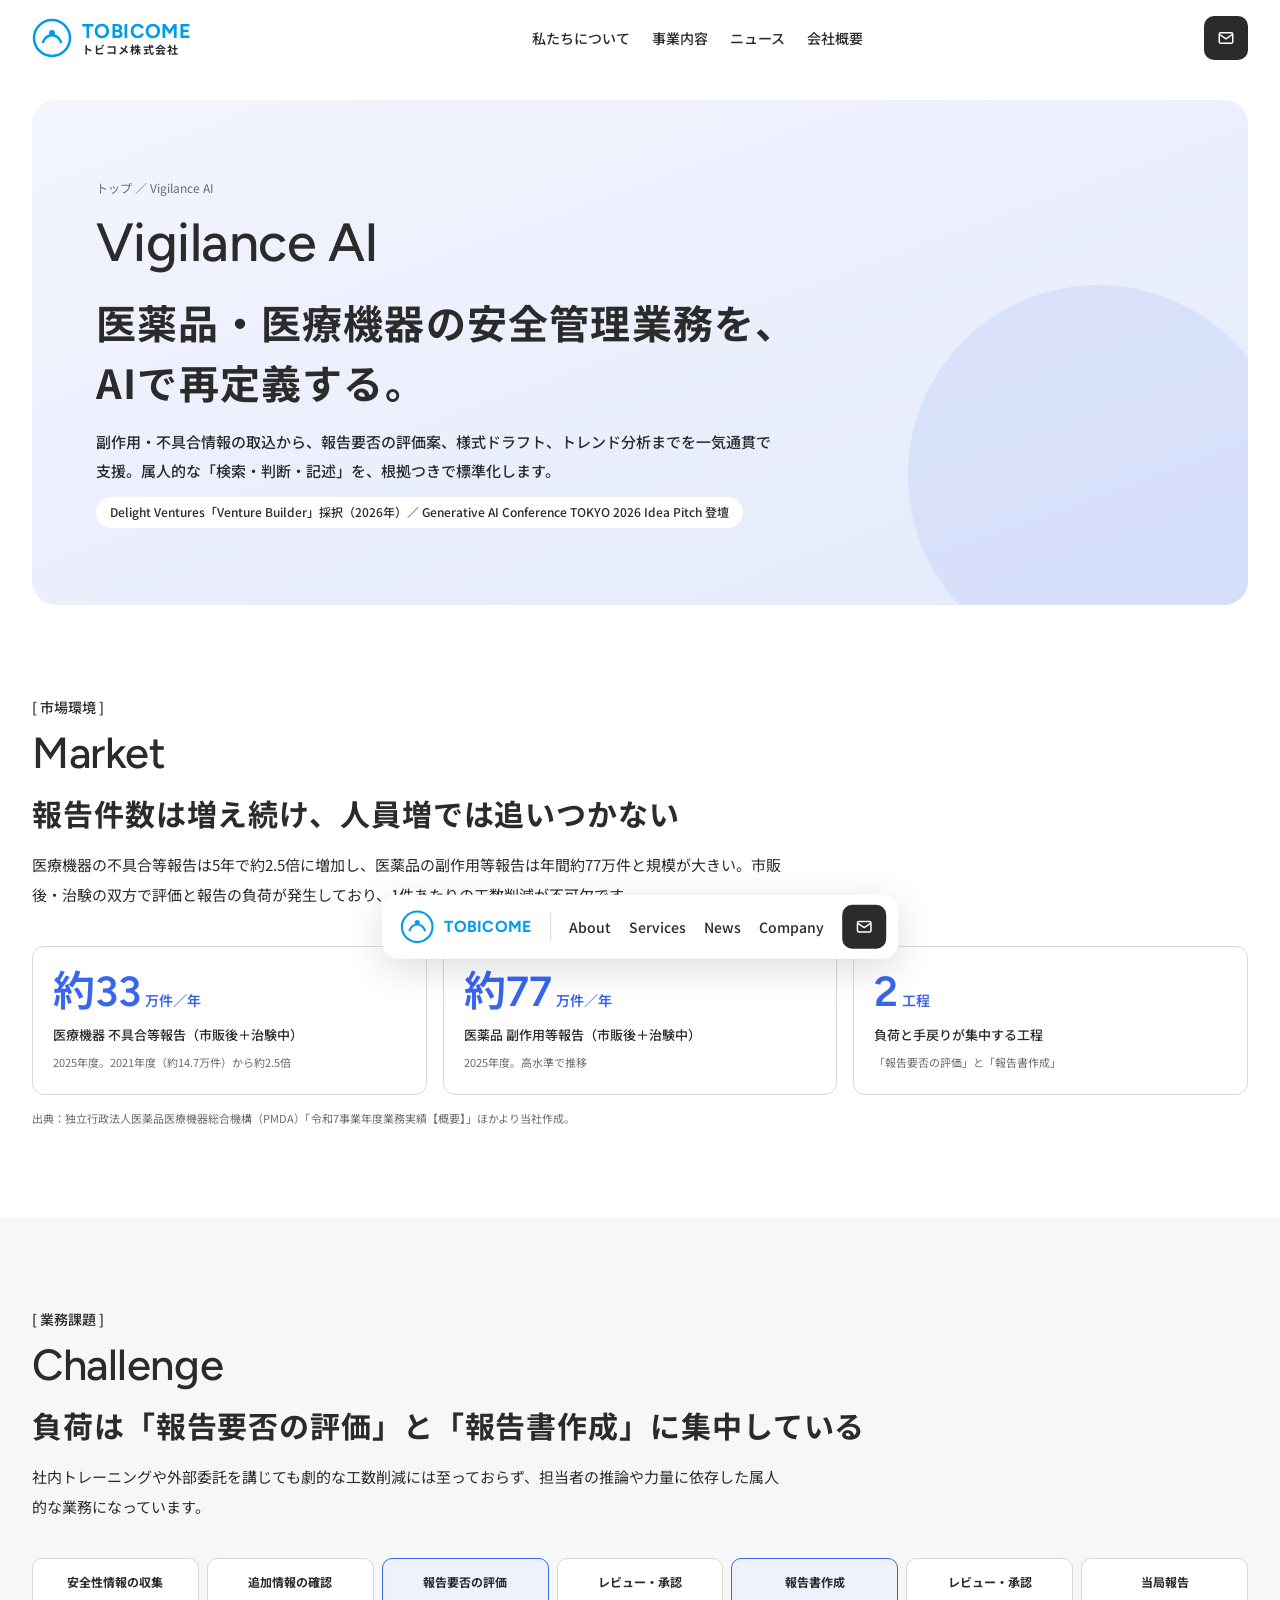
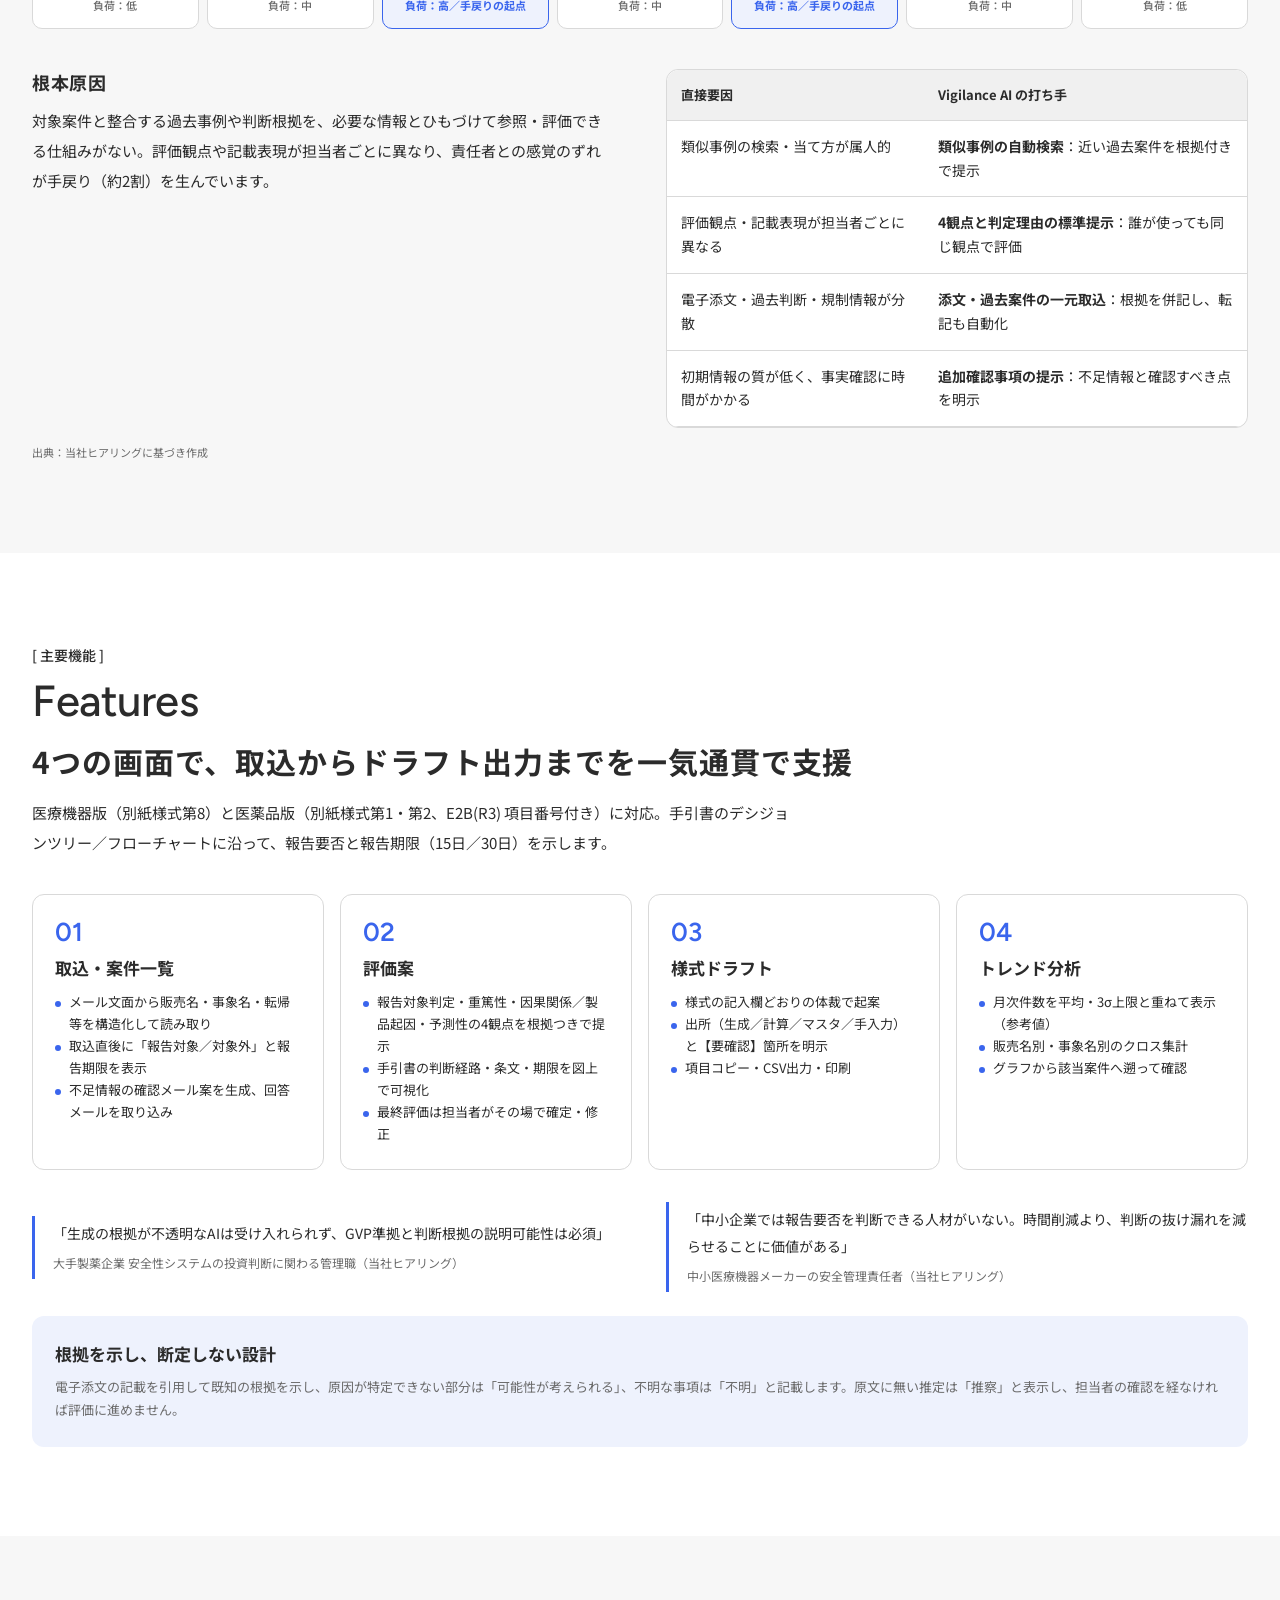
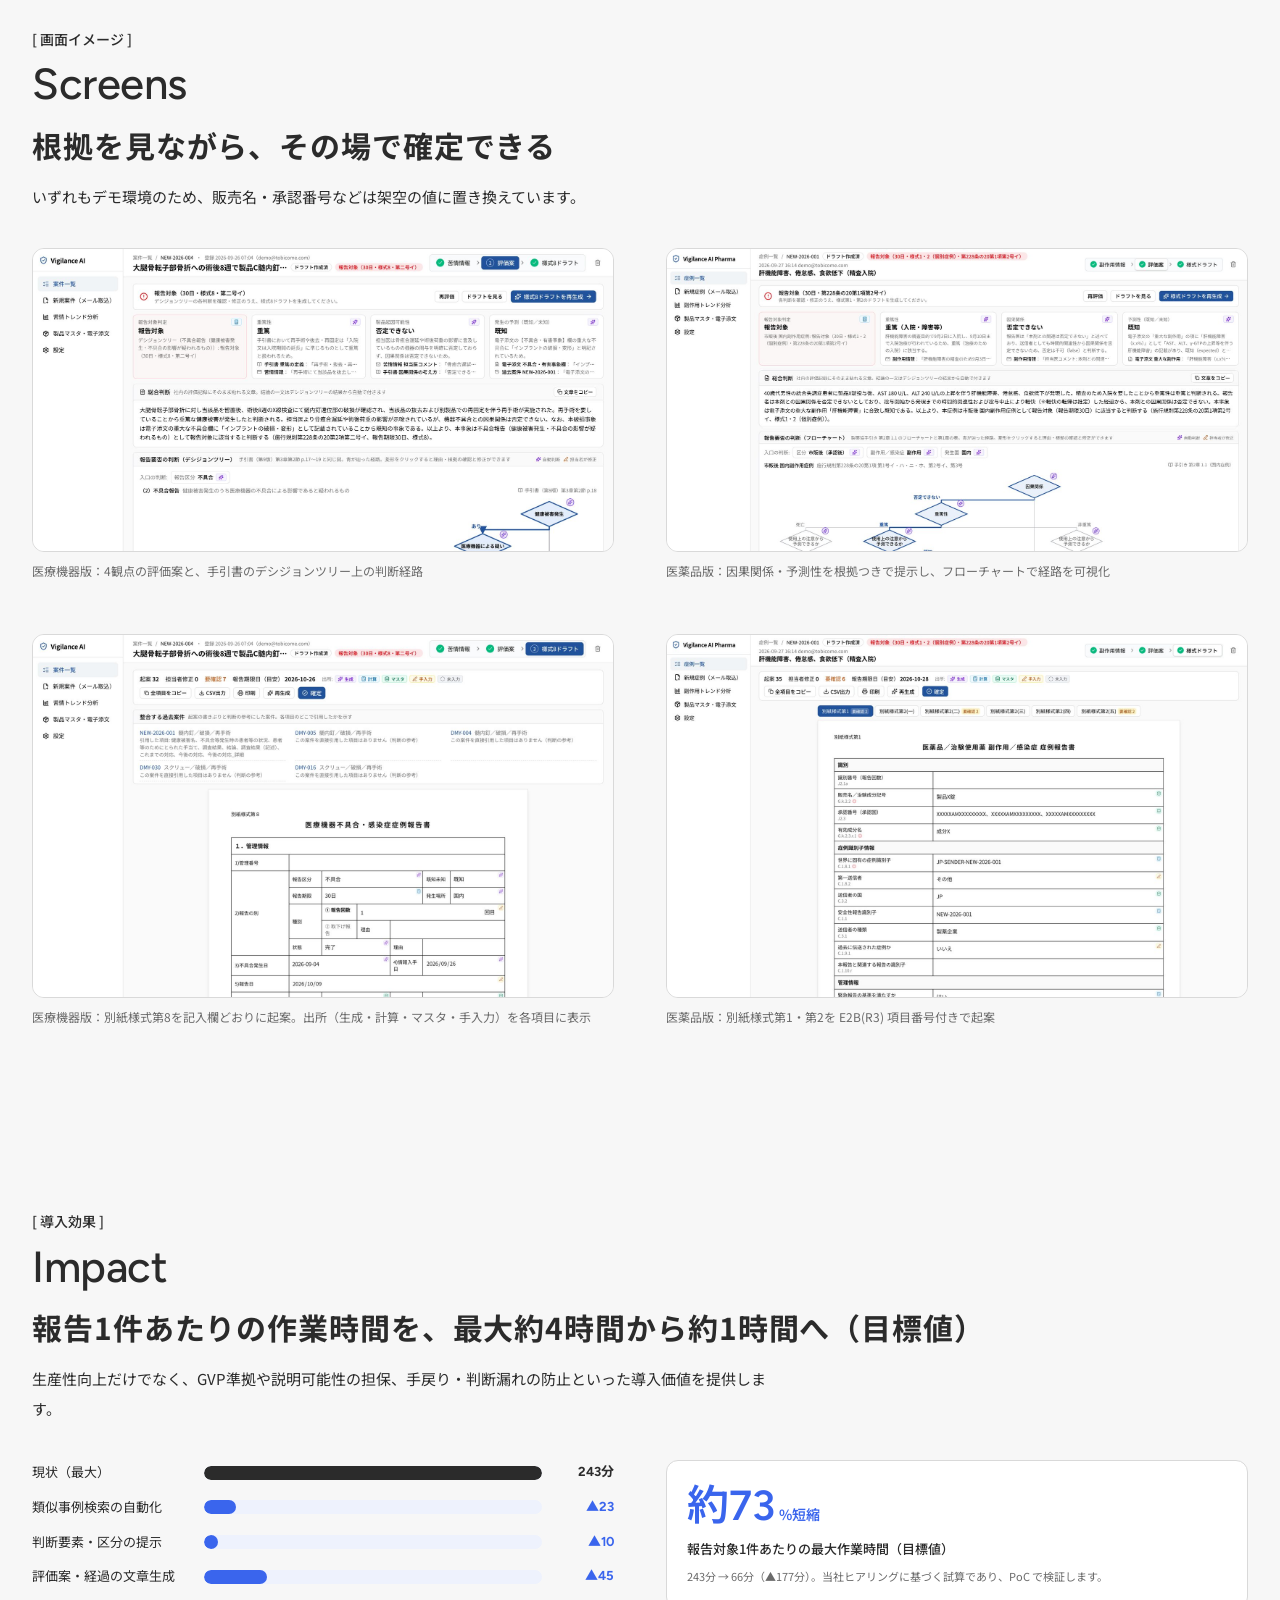
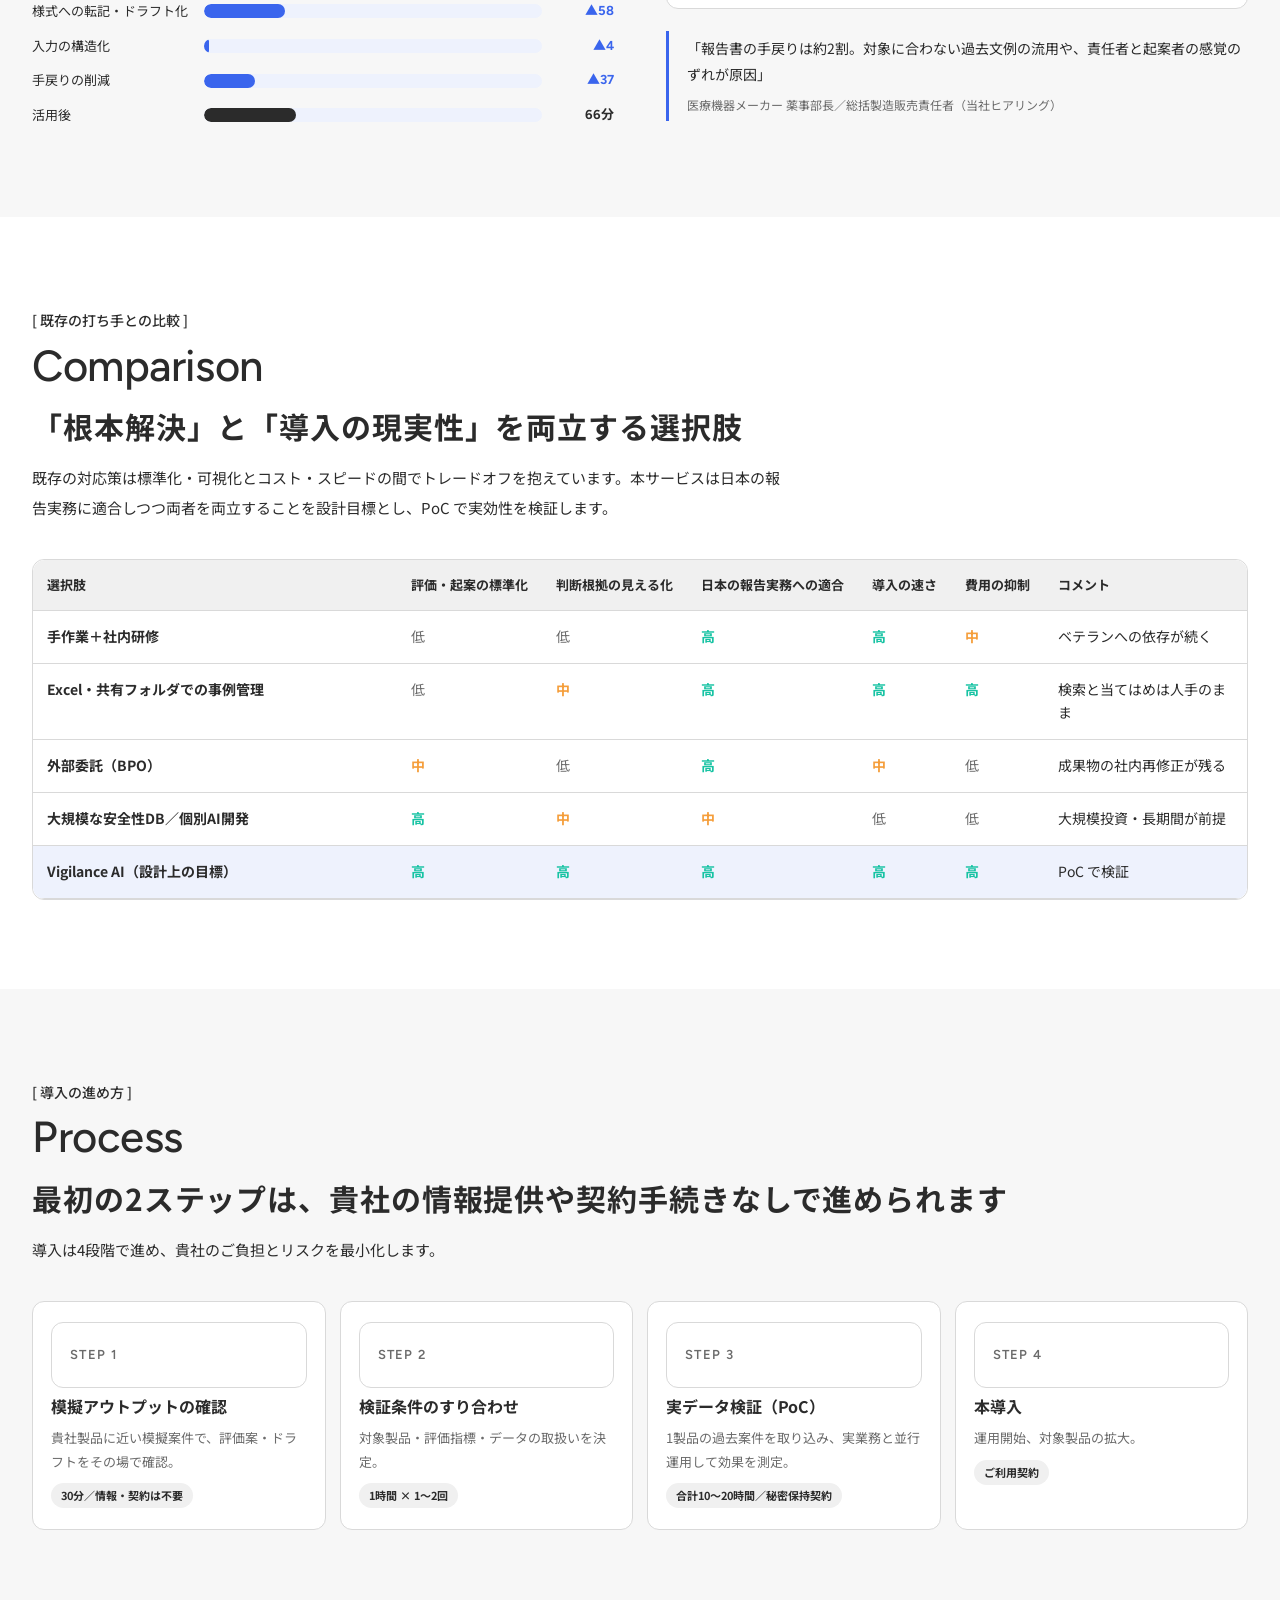
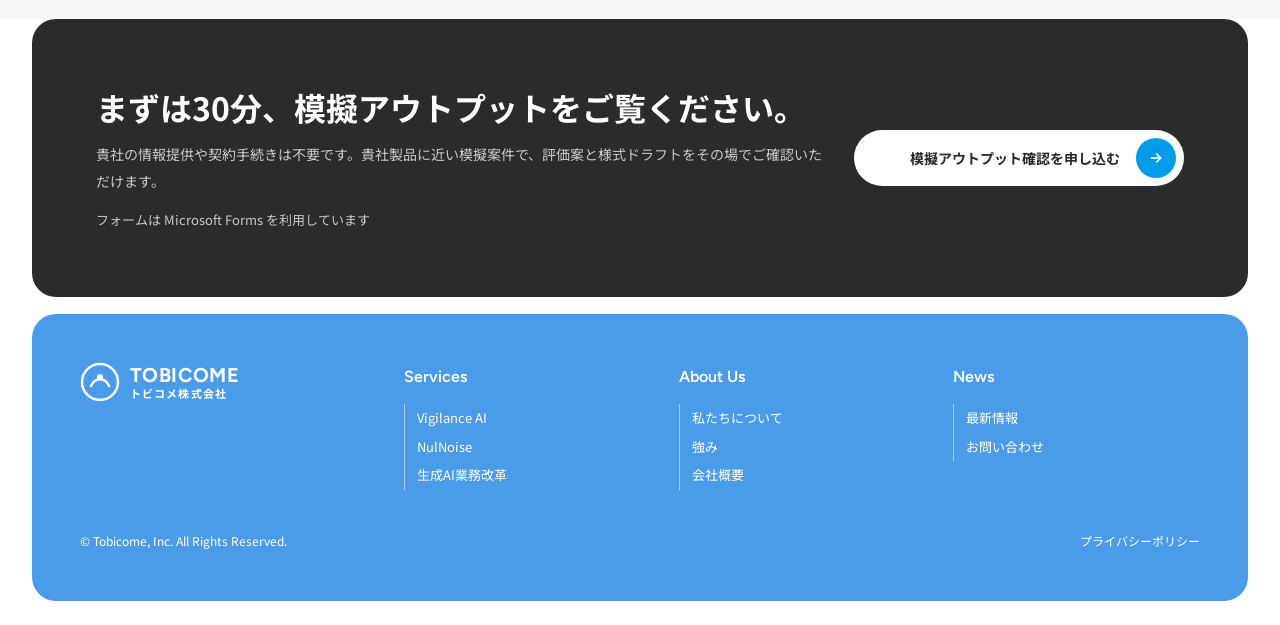
<file: vigilance.html>
<!doctype html>
<html lang="ja">
<head>
<meta charset="utf-8">
<meta name="viewport" content="width=device-width, initial-scale=1">
<title>Vigilance AI | 医薬品・医療機器の安全管理業務支援 | トビコメ株式会社</title>
<meta name="description" content="Vigilance AIは、医薬品・医療機器の副作用・不具合情報の取込から報告要否の評価案、様式ドラフト作成、トレンド分析までを一気通貫で支援する安全管理業務支援システムです。">
<link rel="preconnect" href="https://fonts.googleapis.com">
<link rel="preconnect" href="https://fonts.gstatic.com" crossorigin>
<link href="https://fonts.googleapis.com/css2?family=Figtree:wght@400;500;600;700&family=Noto+Sans+JP:wght@400;500;700&display=swap" rel="stylesheet">
<link rel="icon" type="image/png" sizes="48x48" href="assets/favicon-48.png">
<link rel="icon" type="image/png" sizes="96x96" href="assets/favicon-96.png">
<link rel="icon" type="image/png" sizes="192x192" href="assets/favicon-192.png">
<link rel="apple-touch-icon" sizes="180x180" href="assets/apple-touch-icon.png">
<link rel="canonical" href="https://www.tobicome.com/vigilance.html">
<meta property="og:site_name" content="トビコメ株式会社">
<meta property="og:type" content="article">
<meta property="og:title" content="Vigilance AI | 医薬品・医療機器の安全管理業務支援 | トビコメ株式会社">
<meta property="og:description" content="Vigilance AIは、医薬品・医療機器の副作用・不具合情報の取込から報告要否の評価案、様式ドラフト作成、トレンド分析までを一気通貫で支援する安全管理業務支援システムです。">
<meta property="og:url" content="https://www.tobicome.com/vigilance.html">
<meta property="og:image" content="https://www.tobicome.com/assets/ogp.png">
<meta name="twitter:card" content="summary_large_image">
<script type="application/ld+json">{"@context": "https://schema.org", "@type": "Organization", "name": "トビコメ株式会社", "alternateName": "Tobicome, Inc.", "url": "https://www.tobicome.com/", "logo": "https://www.tobicome.com/assets/logo-512.png", "foundingDate": "2026-02-16", "founder": {"@type": "Person", "name": "小原 成勝", "jobTitle": "代表取締役"}, "address": {"@type": "PostalAddress", "postalCode": "104-0061", "addressRegion": "東京都", "addressLocality": "中央区", "streetAddress": "銀座1丁目12番4号 N&E BLD. 6F", "addressCountry": "JP"}, "description": "医薬品・医療機器の安全管理業務を支援するVigilance AI、後付け型ANCデバイスNulNoise、生成AIによる業務改革の伴走支援を提供する会社。", "knowsAbout": ["医薬品安全管理", "医療機器不具合報告", "アクティブノイズコントロール", "生成AI業務改革"]}</script>
<script type="application/ld+json">{"@context": "https://schema.org", "@type": "BreadcrumbList", "itemListElement": [{"@type": "ListItem", "position": 1, "name": "トップ", "item": "https://www.tobicome.com/"}, {"@type": "ListItem", "position": 2, "name": "Vigilance AI", "item": "https://www.tobicome.com/vigilance.html"}]}</script>
<!-- analytics: GA4 / Cloudflare Web Analytics のスニペットはここに貼る -->
<link rel="stylesheet" href="assets/style.css?v=202610101441">
</head>
<body>
<header class="hd">
  <div class="wrap">
    <a class="logo" href="index.html" aria-label="トビコメ株式会社"><svg class="mk" viewBox="0 0 40 40" fill="none"><circle cx="20" cy="20" r="18" stroke="#009CEA" stroke-width="2.5"/><path d="M11 24c4-9 14-9 18 0" stroke="#009CEA" stroke-width="2.5" stroke-linecap="round"/><circle cx="20" cy="15" r="3" fill="#009CEA"/></svg><span class="tx">TOBICOME<small>トビコメ株式会社</small></span></a>
    <nav>
      <a href="about.html">私たちについて</a>
      <a href="index.html#services">事業内容</a>
      <a href="index.html#news">ニュース</a>
      <a href="company.html">会社概要</a>
    </nav>
    <div class="tools">
      <a href="index.html#contact" class="mail" aria-label="お問い合わせ"><svg viewBox="0 0 24 24" fill="none" stroke-width="2"><rect x="3" y="5" width="18" height="14" rx="2"/><path d="M3 7l9 6 9-6"/></svg></a>
      <button class="menu-btn" type="button" aria-label="メニューを開く" data-menu-open><svg viewBox="0 0 24 24" fill="none" stroke-width="2" stroke-linecap="round"><path d="M4 7h16M4 12h16M4 17h16"/></svg></button>
    </div>
  </div>
</header>
<!-- MOBILE MENU -->
<div class="mmenu" id="mmenu" aria-hidden="true">
  <div class="top">
    <a class="logo" href="index.html"><svg class="mk" viewBox="0 0 40 40" fill="none"><circle cx="20" cy="20" r="18" stroke="#009CEA" stroke-width="2.5"/><path d="M11 24c4-9 14-9 18 0" stroke="#009CEA" stroke-width="2.5" stroke-linecap="round"/><circle cx="20" cy="15" r="3" fill="#009CEA"/></svg><span class="tx">TOBICOME<small>トビコメ株式会社</small></span></a>
    <button class="close" type="button" aria-label="メニューを閉じる" data-menu-close><svg viewBox="0 0 24 24" fill="none" stroke-width="2" stroke-linecap="round"><path d="M6 6l12 12M18 6L6 18"/></svg></button>
  </div>
  <ul>
    <li><a href="about.html">私たちについて<small>About</small></a></li>
    <li><a href="index.html#services">事業内容<small>Services</small></a>
      <ul class="sub">
        <li><a href="vigilance.html">Vigilance AI<svg viewBox="0 0 24 24" fill="none" stroke-width="2.4" stroke-linecap="round"><path d="M9 6l6 6-6 6"/></svg></a></li>
        <li><a href="nulnoise.html">NulNoise<svg viewBox="0 0 24 24" fill="none" stroke-width="2.4" stroke-linecap="round"><path d="M9 6l6 6-6 6"/></svg></a></li>
        <li><a href="ai.html">生成AI業務改革<svg viewBox="0 0 24 24" fill="none" stroke-width="2.4" stroke-linecap="round"><path d="M9 6l6 6-6 6"/></svg></a></li>
      </ul>
    </li>
    <li><a href="index.html#news">ニュース<small>News</small></a></li>
    <li><a href="company.html">会社概要<small>Company</small></a></li>
    <li><a href="privacy.html">プライバシーポリシー<small>Privacy</small></a></li>
  </ul>
  <div class="cta"><a class="pill" href="index.html#contact">お問い合わせフォームへ<span class="ic"><svg viewBox="0 0 24 24" fill="none" stroke-width="2.4" stroke-linecap="round"><path d="M5 12h14M13 6l6 6-6 6"/></svg></span></a></div>
</div>

<div class="fnav" id="fnav">
  <a class="logo" href="index.html"><svg class="mk" viewBox="0 0 40 40" fill="none"><circle cx="20" cy="20" r="18" stroke="#009CEA" stroke-width="2.5"/><path d="M11 24c4-9 14-9 18 0" stroke="#009CEA" stroke-width="2.5" stroke-linecap="round"/><circle cx="20" cy="15" r="3" fill="#009CEA"/></svg><span class="tx">TOBICOME</span></a>
  <span class="sep"></span>
  <nav><a href="about.html">About</a><a href="index.html#services">Services</a><a href="index.html#news">News</a><a href="company.html">Company</a></nav>
  <button class="menu-btn" type="button" aria-label="メニューを開く" data-menu-open><svg viewBox="0 0 24 24" fill="none" stroke-width="2" stroke-linecap="round"><path d="M4 7h16M4 12h16M4 17h16"/></svg></button>
  <a href="index.html#contact" class="mail" aria-label="お問い合わせ"><svg viewBox="0 0 24 24" fill="none" stroke-width="2"><rect x="3" y="5" width="18" height="14" rx="2"/><path d="M3 7l9 6 9-6"/></svg></a>
</div>
<a class="totop" id="totop" href="#top" aria-label="ページ上部へ"><svg viewBox="0 0 24 24" fill="none" stroke-width="2.2" stroke-linecap="round"><path d="M12 19V5M5 12l7-7 7 7"/></svg></a>
<div id="top"></div>
<div class="ph t1">
  <div class="panel">
    <div class="deco"></div>
    <p class="crumb"><a href="index.html">トップ</a> ／ Vigilance AI</p>
    <h2 class="en">Vigilance AI</h2>
    <h1>医薬品・医療機器の安全管理業務を、<br>AIで再定義する。</h1>
    <p class="lead">副作用・不具合情報の取込から、報告要否の評価案、様式ドラフト、トレンド分析までを一気通貫で支援。属人的な「検索・判断・記述」を、根拠つきで標準化します。<br><span style="display:inline-block;margin-top:12px;font-size:12px;background:#fff;border-radius:999px;padding:4px 14px">Delight Ventures「Venture Builder」採択（2026年）／ Generative AI Conference TOKYO 2026 Idea Pitch 登壇</span></p>
  </div>
</div><section class="sec t1">
  <div class="wrap">
    <div class="head rv">
      <p class="bracket">市場環境</p>
      <h2 class="en" style="font-size:clamp(28px,3.4vw,44px)">Market</h2>
      <p class="jp-h">報告件数は増え続け、人員増では追いつかない</p>
      <p class="lead body">医療機器の不具合等報告は5年で約2.5倍に増加し、医薬品の副作用等報告は年間約77万件と規模が大きい。市販後・治験の双方で評価と報告の負荷が発生しており、1件あたりの工数削減が不可欠です。</p>
    </div>
    <div class="rv"><div class="g3">
  <div class="kpi"><div class="v">約33<small>万件／年</small></div><div class="k">医療機器 不具合等報告（市販後＋治験中）</div><div class="n">2025年度。2021年度（約14.7万件）から約2.5倍</div></div>
  <div class="kpi"><div class="v">約77<small>万件／年</small></div><div class="k">医薬品 副作用等報告（市販後＋治験中）</div><div class="n">2025年度。高水準で推移</div></div>
  <div class="kpi"><div class="v">2<small>工程</small></div><div class="k">負荷と手戻りが集中する工程</div><div class="n">「報告要否の評価」と「報告書作成」</div></div>
</div>
<p class="muted" style="font-size:11px;margin-top:14px;line-height:1.7">出典：独立行政法人医薬品医療機器総合機構（PMDA）「令和7事業年度業務実績【概要】」ほかより当社作成。</p></div>
  </div>
</section><section class="sec tint t1">
  <div class="wrap">
    <div class="head rv">
      <p class="bracket">業務課題</p>
      <h2 class="en" style="font-size:clamp(28px,3.4vw,44px)">Challenge</h2>
      <p class="jp-h">負荷は「報告要否の評価」と「報告書作成」に集中している</p>
      <p class="lead body">社内トレーニングや外部委託を講じても劇的な工数削減には至っておらず、担当者の推論や力量に依存した属人的な業務になっています。</p>
    </div>
    <div class="rv"><div class="flow">
  <div>安全性情報の収集<span>負荷：低</span></div>
  <div>追加情報の確認<span>負荷：中</span></div>
  <div class="hot">報告要否の評価<span>負荷：高／手戻りの起点</span></div>
  <div>レビュー・承認<span>負荷：中</span></div>
  <div class="hot">報告書作成<span>負荷：高／手戻りの起点</span></div>
  <div>レビュー・承認<span>負荷：中</span></div>
  <div>当局報告<span>負荷：低</span></div>
</div>
<div class="g2" style="margin-top:40px;align-items:start">
  <div>
    <p class="jp-h" style="font-size:18px">根本原因</p>
    <p class="body" style="margin-top:10px">対象案件と整合する過去事例や判断根拠を、必要な情報とひもづけて参照・評価できる仕組みがない。評価観点や記載表現が担当者ごとに異なり、責任者との感覚のずれが手戻り（約2割）を生んでいます。</p>
  </div>
  <div class="tblwrap"><table class="tbl">
    <thead><tr><th>直接要因</th><th>Vigilance AI の打ち手</th></tr></thead>
    <tbody>
      <tr><td>類似事例の検索・当て方が属人的</td><td><b>類似事例の自動検索</b>：近い過去案件を根拠付きで提示</td></tr>
      <tr><td>評価観点・記載表現が担当者ごとに異なる</td><td><b>4観点と判定理由の標準提示</b>：誰が使っても同じ観点で評価</td></tr>
      <tr><td>電子添文・過去判断・規制情報が分散</td><td><b>添文・過去案件の一元取込</b>：根拠を併記し、転記も自動化</td></tr>
      <tr><td>初期情報の質が低く、事実確認に時間がかかる</td><td><b>追加確認事項の提示</b>：不足情報と確認すべき点を明示</td></tr>
    </tbody></table></div>
</div>
<p class="muted" style="font-size:11px;margin-top:14px">出典：当社ヒアリングに基づき作成</p></div>
  </div>
</section><section class="sec t1">
  <div class="wrap">
    <div class="head rv">
      <p class="bracket">主要機能</p>
      <h2 class="en" style="font-size:clamp(28px,3.4vw,44px)">Features</h2>
      <p class="jp-h">4つの画面で、取込からドラフト出力までを一気通貫で支援</p>
      <p class="lead body">医療機器版（別紙様式第8）と医薬品版（別紙様式第1・第2、E2B(R3) 項目番号付き）に対応。手引書のデシジョンツリー／フローチャートに沿って、報告要否と報告期限（15日／30日）を示します。</p>
    </div>
    <div class="rv"><div class="g4">
  <div class="cardx"><div class="no">01</div><h4>取込・案件一覧</h4><ul><li>メール文面から販売名・事象名・転帰等を構造化して読み取り</li><li>取込直後に「報告対象／対象外」と報告期限を表示</li><li>不足情報の確認メール案を生成、回答メールを取り込み</li></ul></div>
  <div class="cardx"><div class="no">02</div><h4>評価案</h4><ul><li>報告対象判定・重篤性・因果関係／製品起因・予測性の4観点を根拠つきで提示</li><li>手引書の判断経路・条文・期限を図上で可視化</li><li>最終評価は担当者がその場で確定・修正</li></ul></div>
  <div class="cardx"><div class="no">03</div><h4>様式ドラフト</h4><ul><li>様式の記入欄どおりの体裁で起案</li><li>出所（生成／計算／マスタ／手入力）と【要確認】箇所を明示</li><li>項目コピー・CSV出力・印刷</li></ul></div>
  <div class="cardx"><div class="no">04</div><h4>トレンド分析</h4><ul><li>月次件数を平均・3σ上限と重ねて表示（参考値）</li><li>販売名別・事象名別のクロス集計</li><li>グラフから該当案件へ遡って確認</li></ul></div>
</div>
<div class="g2" style="margin-top:32px">
  <div class="quote">「生成の根拠が不透明なAIは受け入れられず、GVP準拠と判断根拠の説明可能性は必須」<small>大手製薬企業 安全性システムの投資判断に関わる管理職（当社ヒアリング）</small></div>
  <div class="quote">「中小企業では報告要否を判断できる人材がいない。時間削減より、判断の抜け漏れを減らせることに価値がある」<small>中小医療機器メーカーの安全管理責任者（当社ヒアリング）</small></div>
</div>
<div class="cardx" style="margin-top:24px;background:var(--c1-bg);border-color:transparent"><h4 style="margin-top:0">根拠を示し、断定しない設計</h4><p>電子添文の記載を引用して既知の根拠を示し、原因が特定できない部分は「可能性が考えられる」、不明な事項は「不明」と記載します。原文に無い推定は「推察」と表示し、担当者の確認を経なければ評価に進めません。</p></div></div>
  </div>
</section><section class="sec tint t1">
  <div class="wrap">
    <div class="head rv">
      <p class="bracket">画面イメージ</p>
      <h2 class="en" style="font-size:clamp(28px,3.4vw,44px)">Screens</h2>
      <p class="jp-h">根拠を見ながら、その場で確定できる</p>
      <p class="lead body">いずれもデモ環境のため、販売名・承認番号などは架空の値に置き換えています。</p>
    </div>
    <div class="rv"><div class="g2" style="align-items:start">
  <figure><img src="assets/shot-md-eval.jpg" alt="医療機器版 評価案画面" style="border:1px solid var(--line);border-radius:12px" loading="lazy"><figcaption class="muted" style="font-size:12px;margin-top:8px">医療機器版：4観点の評価案と、手引書のデシジョンツリー上の判断経路</figcaption></figure>
  <figure><img src="assets/shot-ph-eval.jpg" alt="医薬品版 評価案画面" style="border:1px solid var(--line);border-radius:12px" loading="lazy"><figcaption class="muted" style="font-size:12px;margin-top:8px">医薬品版：因果関係・予測性を根拠つきで提示し、フローチャートで経路を可視化</figcaption></figure>
  <figure><img src="assets/shot-md-form8.jpg" alt="様式8ドラフト画面" style="border:1px solid var(--line);border-radius:12px" loading="lazy"><figcaption class="muted" style="font-size:12px;margin-top:8px">医療機器版：別紙様式第8を記入欄どおりに起案。出所（生成・計算・マスタ・手入力）を各項目に表示</figcaption></figure>
  <figure><img src="assets/shot-ph-form1.jpg" alt="様式第1ドラフト画面" style="border:1px solid var(--line);border-radius:12px" loading="lazy"><figcaption class="muted" style="font-size:12px;margin-top:8px">医薬品版：別紙様式第1・第2を E2B(R3) 項目番号付きで起案</figcaption></figure>
</div></div>
  </div>
</section><section class="sec tint t1">
  <div class="wrap">
    <div class="head rv">
      <p class="bracket">導入効果</p>
      <h2 class="en" style="font-size:clamp(28px,3.4vw,44px)">Impact</h2>
      <p class="jp-h">報告1件あたりの作業時間を、最大約4時間から約1時間へ（目標値）</p>
      <p class="lead body">生産性向上だけでなく、GVP準拠や説明可能性の担保、手戻り・判断漏れの防止といった導入価値を提供します。</p>
    </div>
    <div class="rv"><div class="g2" style="align-items:start">
  <div class="bars">
    <div class="row total"><span>現状（最大）</span><div class="b"><i style="width:100%"></i></div><b>243分</b></div>
    <div class="row"><span>類似事例検索の自動化</span><div class="b"><i style="width:9.5%"></i></div><b>▲23</b></div>
    <div class="row"><span>判断要素・区分の提示</span><div class="b"><i style="width:4.1%"></i></div><b>▲10</b></div>
    <div class="row"><span>評価案・経過の文章生成</span><div class="b"><i style="width:18.5%"></i></div><b>▲45</b></div>
    <div class="row"><span>様式への転記・ドラフト化</span><div class="b"><i style="width:23.9%"></i></div><b>▲58</b></div>
    <div class="row"><span>入力の構造化</span><div class="b"><i style="width:1.6%"></i></div><b>▲4</b></div>
    <div class="row"><span>手戻りの削減</span><div class="b"><i style="width:15.2%"></i></div><b>▲37</b></div>
    <div class="row total"><span>活用後</span><div class="b"><i style="width:27.2%"></i></div><b>66分</b></div>
  </div>
  <div>
    <div class="kpi"><div class="v">約73<small>%短縮</small></div><div class="k">報告対象1件あたりの最大作業時間（目標値）</div><div class="n">243分 → 66分（▲177分）。当社ヒアリングに基づく試算であり、PoC で検証します。</div></div>
    <div class="quote" style="margin-top:22px">「報告書の手戻りは約2割。対象に合わない過去文例の流用や、責任者と起案者の感覚のずれが原因」<small>医療機器メーカー 薬事部長／総括製造販売責任者（当社ヒアリング）</small></div>
  </div>
</div></div>
  </div>
</section><section class="sec t1">
  <div class="wrap">
    <div class="head rv">
      <p class="bracket">既存の打ち手との比較</p>
      <h2 class="en" style="font-size:clamp(28px,3.4vw,44px)">Comparison</h2>
      <p class="jp-h">「根本解決」と「導入の現実性」を両立する選択肢</p>
      <p class="lead body">既存の対応策は標準化・可視化とコスト・スピードの間でトレードオフを抱えています。本サービスは日本の報告実務に適合しつつ両者を両立することを設計目標とし、PoC で実効性を検証します。</p>
    </div>
    <div class="rv"><div class="tblwrap"><table class="tbl cmp">
  <thead><tr><th>選択肢</th><th>評価・起案の標準化</th><th>判断根拠の見える化</th><th>日本の報告実務への適合</th><th>導入の速さ</th><th>費用の抑制</th><th>コメント</th></tr></thead>
  <tbody>
    <tr><th>手作業＋社内研修</th><td class="ng">低</td><td class="ng">低</td><td class="ok">高</td><td class="ok">高</td><td class="mid">中</td><td>ベテランへの依存が続く</td></tr>
    <tr><th>Excel・共有フォルダでの事例管理</th><td class="ng">低</td><td class="mid">中</td><td class="ok">高</td><td class="ok">高</td><td class="ok">高</td><td>検索と当てはめは人手のまま</td></tr>
    <tr><th>外部委託（BPO）</th><td class="mid">中</td><td class="ng">低</td><td class="ok">高</td><td class="mid">中</td><td class="ng">低</td><td>成果物の社内再修正が残る</td></tr>
    <tr><th>大規模な安全性DB／個別AI開発</th><td class="ok">高</td><td class="mid">中</td><td class="mid">中</td><td class="ng">低</td><td class="ng">低</td><td>大規模投資・長期間が前提</td></tr>
    <tr style="background:var(--c1-bg)"><th>Vigilance AI（設計上の目標）</th><td class="ok">高</td><td class="ok">高</td><td class="ok">高</td><td class="ok">高</td><td class="ok">高</td><td>PoC で検証</td></tr>
  </tbody></table></div></div>
  </div>
</section><section class="sec tint t1">
  <div class="wrap">
    <div class="head rv">
      <p class="bracket">導入の進め方</p>
      <h2 class="en" style="font-size:clamp(28px,3.4vw,44px)">Process</h2>
      <p class="jp-h">最初の2ステップは、貴社の情報提供や契約手続きなしで進められます</p>
      <p class="lead body">導入は4段階で進め、貴社のご負担とリスクを最小化します。</p>
    </div>
    <div class="rv"><div class="steps2">
  <div><div class="n">STEP 1</div><h4>模擬アウトプットの確認</h4><p>貴社製品に近い模擬案件で、評価案・ドラフトをその場で確認。</p><span class="tag">30分／情報・契約は不要</span></div>
  <div><div class="n">STEP 2</div><h4>検証条件のすり合わせ</h4><p>対象製品・評価指標・データの取扱いを決定。</p><span class="tag">1時間 × 1〜2回</span></div>
  <div><div class="n">STEP 3</div><h4>実データ検証（PoC）</h4><p>1製品の過去案件を取り込み、実業務と並行運用して効果を測定。</p><span class="tag">合計10〜20時間／秘密保持契約</span></div>
  <div><div class="n">STEP 4</div><h4>本導入</h4><p>運用開始、対象製品の拡大。</p><span class="tag">ご利用契約</span></div>
</div></div>
  </div>
</section><div class="cta-band">
  <div class="box rv">
    <div><h2>まずは30分、模擬アウトプットをご覧ください。</h2><p>貴社の情報提供や契約手続きは不要です。貴社製品に近い模擬案件で、評価案と様式ドラフトをその場でご確認いただけます。</p><p style="margin-top:14px;font-size:13px;color:#C9C9C9">フォームは Microsoft Forms を利用しています</p></div>
    <a class="pill wide" href="https://forms.cloud.microsoft/Pages/ResponsePage.aspx?id=xtdZaTCAl0m9T9rvohrGEFyp-t4Y1ZRIizsPwFz9vbZURVBTNkZHTDdVS1JSRkwxWjE1MDlUWUhCUS4u" target="_blank" rel="noopener">模擬アウトプット確認を申し込む<span class="ic"><svg viewBox="0 0 24 24" fill="none" stroke-width="2.4" stroke-linecap="round"><path d="M5 12h14M13 6l6 6-6 6"/></svg></span></a>
  </div>
</div>
<footer class="ft">
  <div class="box">
    <div class="grid">
      <div><a class="logo" href="index.html"><svg class="mk" viewBox="0 0 40 40" fill="none"><circle cx="20" cy="20" r="18" stroke="#fff" stroke-width="2.5"/><path d="M11 24c4-9 14-9 18 0" stroke="#fff" stroke-width="2.5" stroke-linecap="round"/><circle cx="20" cy="15" r="3" fill="#fff"/></svg><span class="tx">TOBICOME<small>トビコメ株式会社</small></span></a></div>
      <div><h5>Services</h5><ul><li><a href="vigilance.html">Vigilance AI</a></li><li><a href="nulnoise.html">NulNoise</a></li><li><a href="ai.html">生成AI業務改革</a></li></ul></div>
      <div><h5>About Us</h5><ul><li><a href="about.html">私たちについて</a></li><li><a href="index.html#strengths">強み</a></li><li><a href="company.html">会社概要</a></li></ul></div>
      <div><h5>News</h5><ul><li><a href="index.html#news">最新情報</a></li><li><a href="index.html#contact">お問い合わせ</a></li></ul></div>
    </div>
    <div class="bt"><span>© Tobicome, Inc. All Rights Reserved.</span><nav><a href="privacy.html">プライバシーポリシー</a></nav></div>
  </div>
</footer>
<script>
(function(){
  var io=new IntersectionObserver(function(es){es.forEach(function(e){if(e.isIntersecting){e.target.classList.add('in');io.unobserve(e.target)}})},{threshold:.12,rootMargin:'0px 0px -40px 0px'});
  document.querySelectorAll('.rv').forEach(function(el){io.observe(el)});
  var fnav=document.getElementById('fnav'),totop=document.getElementById('totop');
  function onScroll(){var y=window.scrollY||document.documentElement.scrollTop;var s=y>320;fnav.classList.toggle('show',s);totop.classList.toggle('show',s)}
  window.addEventListener('scroll',onScroll,{passive:true});onScroll();
  var mm=document.getElementById('mmenu');
  function setMenu(o){mm.classList.toggle('open',o);document.body.classList.toggle('menu-open',o);mm.setAttribute('aria-hidden',o?'false':'true')}
  document.querySelectorAll('[data-menu-open]').forEach(function(b){b.addEventListener('click',function(){setMenu(true)})});
  document.querySelectorAll('[data-menu-close]').forEach(function(b){b.addEventListener('click',function(){setMenu(false)})});
  mm.querySelectorAll('a').forEach(function(a){a.addEventListener('click',function(){setMenu(false)})});
})();
</script>
</body>
</html>
</file>
<file: assets/style.css>
:root{
  --ink:#2B2B2B; --ink-2:#6B6B6B; --line:#D9D9D9; --grey:#F0F0F0; --grey-2:#F7F7F7;
  --sky:#009CEA; --sky-bg:#EAF6FC;
  --c1:#3A65ED; --c1-bg:#EEF2FD;   /* Vigilance AI : indigo */
  --c2:#17C3A3; --c2-bg:#E9FAF5;   /* NulNoise : green */
  --c3:#F59E3B; --c3-bg:#FFF4E8;   /* 生成AI : orange */
  --dark:#474747;
  --max:1360px; --gut:clamp(16px,2.5vw,40px);
  --en:"Figtree","Noto Sans JP",sans-serif; --jp:"Noto Sans JP",sans-serif;
  --r:24px; --r-s:12px;
}
*{box-sizing:border-box;margin:0;padding:0}
html{scroll-behavior:smooth}
body{font-family:var(--jp);color:var(--ink);background:#fff;line-height:1.9;font-size:15px;-webkit-font-smoothing:antialiased;overflow-x:hidden}
a{color:inherit;text-decoration:none}
img,svg{display:block;max-width:100%}
ul{list-style:none}
.wrap{max-width:var(--max);margin:0 auto;padding:0 var(--gut)}
.en{font-family:var(--en);font-weight:500;font-size:clamp(34px,4.2vw,56px);line-height:1.2;letter-spacing:-.01em}
.bracket{font-size:14px;font-weight:500;color:var(--ink);margin-bottom:6px}
.bracket::before{content:"[ "}.bracket::after{content:" ]"}
.jp-h{font-weight:700;font-size:clamp(20px,2.4vw,30px);line-height:1.5;letter-spacing:.03em}
.body{font-size:15px;line-height:2;color:var(--ink)}
.muted{color:var(--ink-2)}
section{padding:clamp(64px,8vw,120px) 0}

/* reveal */
.rv{opacity:0;transform:translateY(24px);transition:opacity .8s cubic-bezier(.2,.7,.2,1),transform .8s cubic-bezier(.2,.7,.2,1)}
.rv.in{opacity:1;transform:none}
.rv.d1{transition-delay:.1s}.rv.d2{transition-delay:.2s}.rv.d3{transition-delay:.3s}

/* pill button */
.pill{display:inline-flex;align-items:center;gap:16px;background:var(--ink);color:#fff;border-radius:999px;padding:8px 8px 8px 32px;font-size:14px;font-weight:700;transition:transform .25s,box-shadow .25s;white-space:nowrap}
.pill .ic{width:40px;height:40px;border-radius:50%;background:var(--sky);display:grid;place-items:center;transition:transform .3s}
.pill .ic svg{width:16px;height:16px;stroke:#fff}
.pill:hover{transform:translateY(-2px);box-shadow:0 10px 24px rgba(0,0,0,.18)}
.pill:hover .ic{transform:translateX(3px)}
.pill.light{background:#fff;color:var(--ink)}
.pill.wide{padding-left:56px;min-width:320px;justify-content:space-between}
.circ{width:48px;height:48px;border-radius:50%;background:var(--sky);display:grid;place-items:center;flex:none;transition:transform .3s}
.circ svg{width:18px;height:18px;stroke:#fff}
.circ.dark{background:var(--ink)}
.circ.ghost{background:#fff;border:1px solid var(--line)}
.circ.ghost svg{stroke:var(--ink)}

/* header */
.hd{position:absolute;top:0;left:0;right:0;z-index:40;height:76px}
.hd .wrap{display:flex;align-items:center;justify-content:space-between;height:100%}
.logo{display:flex;align-items:center;gap:10px}
.logo .mk{width:40px;height:40px}
.logo .tx{font-family:var(--en);font-weight:700;font-size:20px;letter-spacing:.02em;color:var(--sky);line-height:1}
.logo .tx small{display:block;font-family:var(--jp);font-weight:700;font-size:11px;color:var(--ink);letter-spacing:.1em;margin-top:3px}
.hd nav{display:flex;align-items:center;gap:22px;font-size:14px;font-weight:500}
.hd nav a:hover{color:var(--sky)}
.mail{width:44px;height:44px;border-radius:10px;background:var(--ink);display:grid;place-items:center;transition:background .2s}
.mail svg{width:18px;height:18px;stroke:#fff}
.mail:hover{background:var(--sky)}
.hd .tools{display:flex;align-items:center;gap:10px}
@media (max-width:980px){.hd nav{display:none}}

/* floating nav (appears on scroll) */
.fnav{position:fixed;left:50%;bottom:18px;transform:translate(-50%,120%);z-index:60;background:#fff;border-radius:16px;box-shadow:0 10px 40px rgba(0,0,0,.14);display:flex;align-items:center;gap:18px;padding:10px 12px 10px 18px;transition:transform .5s cubic-bezier(.2,.7,.2,1);max-width:calc(100% - 24px)}
.fnav.show{transform:translate(-50%,0)}
.fnav .logo .mk{width:34px;height:34px}
.fnav .logo .tx{font-size:16px}
.fnav .sep{width:1px;height:28px;background:var(--line)}
.fnav nav{display:flex;gap:18px;font-size:14px;font-weight:500;white-space:nowrap}
.fnav nav a:hover{color:var(--sky)}
@media (max-width:860px){.fnav nav{display:none}.fnav .sep{display:none}}
.totop{position:fixed;right:18px;top:18px;z-index:60;width:48px;height:48px;border-radius:50%;background:#fff;border:1px solid var(--line);display:grid;place-items:center;opacity:0;pointer-events:none;transition:opacity .3s}
.totop.show{opacity:1;pointer-events:auto}
.totop svg{width:18px;height:18px;stroke:var(--sky)}

/* hero */
.mv{padding:100px var(--gut) 0;position:relative}
.mv__panel{position:relative;background:linear-gradient(160deg,#F2F9FD 0%,#E6F3FB 60%,#EAF6FC 100%);border-radius:var(--r);height:clamp(440px,62vh,640px);overflow:hidden;max-width:var(--max);margin:0 auto}
.mv__art{position:absolute;inset:0;width:100%;height:100%}
.mv__hg{position:absolute;left:0;bottom:0;background:#fff;padding:22px 36px 0 0;border-top-right-radius:var(--r);max-width:min(92%,720px)}
.mv__hg::before,.mv__hg::after{content:"";position:absolute;width:24px;height:24px;background:transparent}
.mv__hg::before{left:0;top:-24px;border-bottom-left-radius:24px;box-shadow:-12px 12px 0 0 #fff}
.mv__hg::after{right:-24px;bottom:0;border-bottom-left-radius:24px;box-shadow:-12px 12px 0 0 #fff}
.mv__hg p{font-family:var(--en);font-size:15px;color:var(--ink-2);font-weight:500;letter-spacing:.02em}
.mv__hg h1{font-size:clamp(26px,3.6vw,44px);font-weight:700;letter-spacing:.03em;line-height:1.4;margin-top:4px}
.mv__news{position:absolute;right:20px;bottom:20px;background:#fff;border-radius:14px;padding:12px 16px;display:flex;align-items:center;gap:14px;box-shadow:0 10px 30px rgba(0,0,0,.08);max-width:min(420px,calc(100% - 40px))}
.mv__news .cat{font-size:11px;background:var(--ink);color:#fff;border-radius:999px;padding:2px 10px;white-space:nowrap}
.mv__news time{font-family:var(--en);font-size:12px;color:var(--ink-2)}
.mv__news p{font-size:13px;font-weight:500;line-height:1.5;margin-top:4px;display:-webkit-box;-webkit-line-clamp:2;-webkit-box-orient:vertical;overflow:hidden}
@media (max-width:720px){.mv{padding-top:88px}.mv__news{display:none}.mv__hg{padding-right:20px}}

/* hero animation */
@keyframes draw{to{stroke-dashoffset:0}}
@keyframes ripple{0%{transform:scale(.4);opacity:.9}100%{transform:scale(4.2);opacity:0}}
@keyframes orbit{from{transform:rotate(0deg)}to{transform:rotate(360deg)}}
@keyframes breathe{0%,100%{transform:scale(1)}50%{transform:scale(1.12)}}
.arc{stroke-dasharray:1400;stroke-dashoffset:1400;animation:draw 2s cubic-bezier(.4,0,.2,1) forwards}
.arc.a2{animation-delay:.4s}
.rp{transform-box:fill-box;transform-origin:center;animation:ripple 4.8s cubic-bezier(.2,.6,.3,1) infinite}
.rp.r2{animation-delay:1.2s}.rp.r3{animation-delay:2.4s}.rp.r4{animation-delay:3.6s}
.core{transform-box:fill-box;transform-origin:center;animation:breathe 3.2s ease-in-out infinite}
.orb{transform-origin:900px 330px;animation:orbit 40s linear infinite}
.orb>*{transform-box:fill-box;transform-origin:center;animation:orbit 40s linear infinite reverse}
@media (prefers-reduced-motion:reduce){.arc{stroke-dashoffset:0;animation:none}.rp,.core,.orb,.orb>*{animation:none}}

/* services strip */
.strip{padding:28px var(--gut) 0}
.strip .wrap{display:flex;align-items:center;gap:18px;flex-wrap:wrap}
.strip .lbl{font-family:var(--en);font-weight:600;font-size:18px;margin-right:6px}
.strip a{display:flex;align-items:center;gap:12px;border:1px solid var(--line);border-radius:10px;padding:12px 18px;background:#fff;font-weight:700;font-size:14px;transition:.25s}
.strip a:hover{border-color:var(--sky);transform:translateY(-2px);box-shadow:0 8px 20px rgba(0,0,0,.06)}
.strip a .dot{width:10px;height:10px;border-radius:3px}
.strip a .ext{width:12px;height:12px;stroke:var(--ink-2);margin-left:4px}

/* our why */
.why .grid{display:grid;grid-template-columns:1fr 1.3fr;gap:clamp(32px,5vw,80px);align-items:start}
.why .jp-h{margin-top:24px}
.why .ill{margin-top:40px;max-width:380px}
.why .body p+p{margin-top:28px}
.why .cta{display:flex;justify-content:flex-end;margin-top:48px}
@media (max-width:860px){.why .grid{grid-template-columns:1fr}.why .cta{justify-content:flex-start}}
.why{position:relative}

/* approach */
.ap .cols{display:grid;grid-template-columns:repeat(3,1fr);grid-template-rows:auto auto;gap:14px 16px;margin-top:40px}
.ap .cols>div{display:grid;grid-template-rows:subgrid;grid-row:span 2;gap:14px}
@media (max-width:860px){.ap .cols{grid-template-columns:1fr;grid-template-rows:none}.ap .cols>div{grid-template-rows:auto auto;grid-row:auto}}
.ap .q{border-radius:var(--r-s);padding:14px 16px 20px;text-align:center;display:flex;flex-direction:column}
.ap .q p{flex:1;display:flex;align-items:center;justify-content:center}
.ap .q .tag{display:block;border-radius:8px;color:#fff;font-weight:700;font-size:15px;padding:8px}
.ap .q p{font-size:13px;line-height:1.8;margin-top:12px;font-weight:500}
.ap .card{display:flex;flex-direction:column;border-radius:var(--r-s);padding:14px 14px 20px;color:#fff;margin-top:0;text-align:center;transition:transform .3s}
.ap .card h3{flex:1;display:flex;align-items:center;justify-content:center}
.ap .card:hover{transform:translateY(-4px)}
.ap .card .ill{background:rgba(255,255,255,.92);border-radius:10px;height:150px;display:grid;place-items:center}
.ap .card h3{font-size:19px;font-weight:700;margin-top:18px;line-height:1.5}
.ap .card .nm{border-top:1px solid rgba(255,255,255,.5);margin-top:16px;padding-top:12px;font-size:14px;font-weight:500}
.ap .card .nm b{font-family:var(--en);margin-right:6px}
.c1 .tag,.c1 .card{background:var(--c1)}.c1 .q{background:var(--c1-bg)}
.c2 .tag,.c2 .card{background:var(--c2)}.c2 .q{background:var(--c2-bg)}
.c3 .tag,.c3 .card{background:var(--c3)}.c3 .q{background:var(--c3-bg)}
.ap .lead{margin-top:20px;font-weight:500}

/* services */
.sv .head{border-bottom:1px solid var(--line);padding-bottom:28px}
.blk{display:grid;grid-template-columns:1fr 1fr;gap:clamp(24px,4vw,64px);align-items:center;padding:clamp(40px,5vw,72px) 0;border-bottom:1px solid var(--line)}
@media (max-width:860px){.blk{grid-template-columns:1fr}}
.badge{display:inline-flex;align-items:center;gap:10px;color:#fff;border-radius:8px;padding:6px 16px 6px 6px;font-weight:700;font-size:14px}
.badge i{width:30px;height:30px;border-radius:6px;background:rgba(255,255,255,.9);display:grid;place-items:center}
.badge i svg{width:18px;height:18px}
.c1 .badge{background:var(--c1)}.c2 .badge{background:var(--c2)}.c3 .badge{background:var(--c3)}
.blk .num{font-weight:700;font-size:16px;margin-top:26px}
.blk .num b{font-family:var(--en);margin-right:6px}
.blk h3{font-size:clamp(22px,2.4vw,30px);font-weight:700;line-height:1.45;letter-spacing:.03em;margin-top:6px}
.blk .desc{margin-top:18px;max-width:520px}
.blk .feat{display:grid;grid-template-columns:1fr 1fr;gap:8px 20px;margin-top:20px;font-size:13px;font-weight:500}
.blk .feat li{display:flex;gap:8px;align-items:flex-start}
.blk .feat li::before{content:"";width:6px;height:6px;border-radius:50%;background:currentColor;margin-top:11px;flex:none}
.c1 .feat li::before{background:var(--c1)}.c2 .feat li::before{background:var(--c2)}.c3 .feat li::before{background:var(--c3)}
.blk .lg{display:inline-flex;align-items:center;gap:10px;border:1px solid var(--line);border-radius:8px;padding:12px 18px;margin-top:26px;font-weight:700;font-size:14px;transition:.25s}
.blk .lg:hover{border-color:var(--sky);box-shadow:0 8px 20px rgba(0,0,0,.06)}
.blk .lg .ext{width:12px;height:12px;stroke:var(--ink-2)}
.blk .vis{border-radius:16px;overflow:hidden;aspect-ratio:4/3;display:grid;place-items:center;position:relative}
.c1 .vis{background:linear-gradient(160deg,#EEF2FD,#DCE5FB)}
.c2 .vis{background:linear-gradient(160deg,#E9FAF5,#CFF3EA)}
.c3 .vis{background:linear-gradient(160deg,#FFF4E8,#FFE6CC)}
.blk .vis svg{width:84%;height:auto}
.blk .cta{margin-top:26px}

/* strengths */
.st{padding:0 var(--gut)}
.st .box{position:relative;background:#4A9BE8;color:#fff;border-radius:var(--r);padding:clamp(36px,5vw,64px);max-width:var(--max);margin:0 auto;overflow:hidden}
.st .box::before{content:"";position:absolute;left:-80px;bottom:-120px;width:320px;height:320px;border-radius:40px;transform:rotate(18deg);background:rgba(255,255,255,.07)}
.st .grid{display:grid;grid-template-columns:1fr 1fr;gap:40px;align-items:center}
@media (max-width:860px){.st .grid{grid-template-columns:1fr}}
.st .bracket{color:#fff}
.st .jp-h{margin-top:20px}
.st .body{margin-top:22px;color:#fff;font-size:14px}
.st .ring{display:grid;place-items:center}
.st .ring svg{width:100%;max-width:460px;height:auto}

/* proof */
.pf .items{display:grid;grid-template-columns:repeat(3,1fr);gap:16px;margin-top:36px}
@media (max-width:860px){.pf .items{grid-template-columns:1fr}}
.pf .it{border:1px solid var(--line);border-radius:var(--r-s);padding:24px 22px;transition:.25s}
.pf .it:hover{border-color:var(--sky);transform:translateY(-3px);box-shadow:0 10px 24px rgba(0,0,0,.06)}
.pf .it .y{font-family:var(--en);font-size:13px;color:var(--sky);font-weight:600}
.pf .it h4{font-size:16px;font-weight:700;margin-top:8px;line-height:1.6}
.pf .it p{font-size:13px;color:var(--ink-2);margin-top:8px;line-height:1.7}
.pf .cta{display:flex;justify-content:center;margin-top:48px}

/* news */
.nw .list{margin-top:28px;border-top:1px solid var(--line)}
.nw .list a{display:grid;grid-template-columns:110px 110px 1fr 48px;gap:20px;align-items:center;padding:26px 0;border-bottom:1px solid var(--line);transition:.2s}
.nw .list a:hover{color:var(--sky)}
.nw .list a:hover .circ{transform:translateX(4px)}
.nw time{font-family:var(--en);font-size:14px;color:var(--ink)}
.nw .cat{font-size:12px;background:var(--grey);border-radius:999px;padding:4px 14px;text-align:center;font-weight:500}
.nw .ttl{font-size:15px;font-weight:500;line-height:1.7}
@media (max-width:720px){.nw .list a{grid-template-columns:1fr 1fr;gap:8px}.nw .ttl{grid-column:1/-1}.nw .circ{display:none}}
.nw .cta{display:flex;justify-content:center;margin-top:40px}

/* company (dark block) */
.co{padding:0 var(--gut)}
.co .box{background:var(--dark);color:#fff;border-radius:var(--r);padding:clamp(36px,5vw,72px);max-width:var(--max);margin:0 auto}
.co .grid{display:grid;grid-template-columns:1fr 1.4fr;gap:clamp(28px,5vw,72px)}
@media (max-width:860px){.co .grid{grid-template-columns:1fr}}
.co .bracket{color:#fff}
.co .en{color:#fff}
.co .msg{font-size:18px;font-weight:700;line-height:1.8;margin-top:28px}
.co .pill.light{margin-top:36px}
.co table{width:100%;border-collapse:collapse;font-size:14px}
.co th,.co td{text-align:left;padding:16px 0;border-bottom:1px solid rgba(255,255,255,.2);vertical-align:top;line-height:1.7}
.co th{width:110px;font-weight:500;color:#C9C9C9}
.co .prof{display:grid;grid-template-columns:72px 1fr;gap:18px;margin-top:28px;align-items:start}
.co .prof .ph{width:72px;height:72px;border-radius:50%;background:linear-gradient(135deg,#8FB6E8,#4A9BE8);display:grid;place-items:center;font-family:var(--en);font-size:10px;color:#fff;text-align:center;line-height:1.2}
.co .prof b{font-size:16px}
.co .prof small{display:block;font-size:12px;color:#C9C9C9}
.co .prof p{font-size:13px;line-height:1.8;color:#E6E6E6;margin-top:8px}

/* contact + footer */
.ct{padding:clamp(48px,6vw,96px) var(--gut) 0}
.ct .box{background:var(--grey);border-radius:var(--r) var(--r) 0 0;padding:clamp(36px,5vw,64px) clamp(24px,4vw,48px) clamp(90px,8vw,120px);max-width:var(--max);margin:0 auto;position:relative;overflow:hidden}
.ct .box::after{content:"";position:absolute;left:-10%;bottom:40px;width:120%;height:70px;background:#E6E6E6;transform:rotate(-8deg);z-index:0}
.ct .row{display:grid;grid-template-columns:1fr auto;gap:32px;align-items:center;position:relative;z-index:1}
@media (max-width:720px){.ct .row{grid-template-columns:1fr}}
.ct .body{margin-top:18px;max-width:520px}
.ct .go{display:flex;align-items:center;gap:18px;font-size:18px;font-weight:700;transition:.2s}
.ct .go:hover{color:var(--sky)}
.ct .go:hover .circ{transform:translateX(5px)}
.ct .sub{display:flex;gap:14px;flex-wrap:wrap;margin-top:28px;position:relative;z-index:1}
.ct .sub a{display:inline-flex;align-items:center;gap:8px;background:#fff;border-radius:999px;padding:10px 18px;font-size:13px;font-weight:700;border:1px solid var(--line);transition:.2s}
.ct .sub a:hover{border-color:var(--sky);color:var(--sky)}
.ct .sub a span{width:8px;height:8px;border-radius:50%}
.ft{padding:0 var(--gut) 24px}
.ft .box{background:#4A9BE8;color:#fff;border-radius:var(--r);padding:clamp(32px,4vw,48px);max-width:var(--max);margin:-60px auto 0;position:relative;z-index:2}
.ft .grid{display:grid;grid-template-columns:1.2fr 1fr 1fr 1fr;gap:28px}
@media (max-width:860px){.ft .grid{grid-template-columns:1fr 1fr}}
.ft .logo .tx{color:#fff}.ft .logo .tx small{color:#fff}
.ft h5{font-family:var(--en);font-weight:600;font-size:16px;margin-bottom:12px}
.ft li{font-size:13px;line-height:2.2;border-left:1px solid rgba(255,255,255,.5);padding-left:12px}
.ft li a:hover{text-decoration:underline}
.ft .bt{display:flex;justify-content:space-between;flex-wrap:wrap;gap:12px;margin-top:40px;font-size:12px}
.ft .bt nav{display:flex;gap:18px}

/* ===== sub pages ===== */
.ph{padding:100px var(--gut) 0}
.ph .panel{position:relative;border-radius:var(--r);padding:clamp(40px,6vw,80px) clamp(24px,5vw,64px);max-width:var(--max);margin:0 auto;overflow:hidden}
.ph .panel .bracket{position:relative;z-index:1}
.ph .panel .en{position:relative;z-index:1}
.ph .panel h1{position:relative;z-index:1;font-size:clamp(24px,3.2vw,40px);font-weight:700;line-height:1.5;letter-spacing:.03em;margin-top:18px}
.ph .panel .lead{position:relative;z-index:1;margin-top:16px;max-width:680px;font-size:15px;font-weight:500}
.ph .panel .deco{position:absolute;right:-40px;bottom:-60px;width:380px;height:380px;border-radius:50%;opacity:.35}
.ph.t1 .panel{background:linear-gradient(160deg,#F3F5FE,#E4EAFB)}.ph.t1 .deco{background:#B9C8F7}
.ph.t2 .panel{background:linear-gradient(160deg,#EEFBF7,#D9F5EC)}.ph.t2 .deco{background:#9FE2D2}
.ph.t3 .panel{background:linear-gradient(160deg,#FFF7EE,#FFE9D0)}.ph.t3 .deco{background:#F8C98F}
.ph.t0 .panel{background:linear-gradient(160deg,#F2F9FD,#E6F3FB)}.ph.t0 .deco{background:#B5DDF4}
.crumb{font-size:12px;color:var(--ink-2);margin-bottom:10px;position:relative;z-index:1}
.crumb a:hover{color:var(--sky)}
.sec{padding:clamp(56px,7vw,96px) 0}
.sec.tint{background:var(--grey-2)}
.sec .head{margin-bottom:36px}
.sec .head .jp-h{margin-top:12px}
.sec .head .lead{margin-top:14px;max-width:760px}
.g2{display:grid;grid-template-columns:1fr 1fr;gap:clamp(24px,4vw,56px);align-items:center}
.g3{display:grid;grid-template-columns:repeat(3,1fr);gap:16px}
.g4{display:grid;grid-template-columns:repeat(4,1fr);gap:16px}
@media (max-width:900px){.g2,.g3,.g4{grid-template-columns:1fr}.g4{grid-template-columns:1fr 1fr}}
@media (max-width:560px){.g4{grid-template-columns:1fr}}
.kpi{border:1px solid var(--line);border-radius:var(--r-s);padding:22px 20px;background:#fff}
.kpi .v{font-family:var(--en);font-size:clamp(30px,3.4vw,42px);font-weight:600;line-height:1.1}
.kpi .v small{font-size:14px;font-weight:600;margin-left:4px;font-family:var(--jp)}
.kpi .k{font-size:13px;margin-top:8px;font-weight:500}
.kpi .n{font-size:11px;color:var(--ink-2);margin-top:6px;line-height:1.6}
.t1 .kpi .v{color:var(--c1)}.t2 .kpi .v{color:var(--c2)}.t3 .kpi .v{color:var(--c3)}
.cardx{border:1px solid var(--line);border-radius:var(--r-s);padding:24px 22px;background:#fff;transition:.25s}
.cardx:hover{transform:translateY(-3px);box-shadow:0 12px 28px rgba(0,0,0,.06)}
.cardx .no{font-family:var(--en);font-size:26px;font-weight:600;line-height:1}
.cardx h4{font-size:17px;font-weight:700;margin-top:10px;line-height:1.5}
.cardx p{font-size:13px;color:var(--ink-2);margin-top:8px;line-height:1.8}
.cardx ul{margin-top:10px;font-size:13px}
.cardx li{display:flex;gap:8px;line-height:1.7}
.cardx li::before{content:"";width:6px;height:6px;border-radius:50%;background:currentColor;margin-top:10px;flex:none}
.t1 .cardx .no,.t1 .cardx li::before{color:var(--c1);background-color:var(--c1)}.t1 .cardx .no{background:none}
.t2 .cardx .no,.t2 .cardx li::before{color:var(--c2);background-color:var(--c2)}.t2 .cardx .no{background:none}
.t3 .cardx .no,.t3 .cardx li::before{color:var(--c3);background-color:var(--c3)}.t3 .cardx .no{background:none}
.tbl{width:100%;border-collapse:collapse;font-size:14px;background:#fff;border-radius:var(--r-s);overflow:hidden}
.tbl th,.tbl td{padding:14px 14px;border-bottom:1px solid var(--line);text-align:left;vertical-align:top;line-height:1.7}
.tbl thead th{background:var(--grey);font-weight:700;font-size:13px}
.tbl tbody th{font-weight:700;width:30%}
.tbl .ok{color:var(--c2);font-weight:700}.tbl .ng{color:var(--ink-2)}.tbl .mid{color:var(--c3);font-weight:700}
.tblwrap{overflow-x:auto;border:1px solid var(--line);border-radius:var(--r-s)}
.flow{display:grid;grid-template-columns:repeat(7,1fr);gap:8px}
@media (max-width:900px){.flow{grid-template-columns:repeat(4,1fr)}}
@media (max-width:560px){.flow{grid-template-columns:repeat(2,1fr)}}
.flow div{background:#fff;border:1px solid var(--line);border-radius:10px;padding:14px 10px;text-align:center;font-size:12px;font-weight:700;line-height:1.5}
.flow div span{display:block;font-size:11px;color:var(--ink-2);font-weight:500;margin-top:6px}
.flow div.hot{border-color:var(--c1);background:var(--c1-bg)}
.flow div.hot span{color:var(--c1);font-weight:700}
.bars{display:grid;gap:10px}
.bars .row{display:grid;grid-template-columns:160px 1fr 60px;gap:12px;align-items:center;font-size:13px}
.bars .row .b{height:14px;border-radius:7px;background:var(--c1-bg);overflow:hidden}
.bars .row .b i{display:block;height:100%;background:var(--c1);border-radius:7px}
.bars .row b{font-family:var(--en);text-align:right;color:var(--c1)}
.bars .row.total .b i{background:var(--ink)}.bars .row.total b{color:var(--ink)}
@media (max-width:560px){.bars .row{grid-template-columns:1fr;gap:4px}.bars .row b{text-align:left}}
.quote{border-left:3px solid var(--c1);padding:4px 0 4px 18px;font-size:14px;line-height:1.9}
.quote small{display:block;color:var(--ink-2);font-size:12px;margin-top:6px}
.t2 .quote{border-color:var(--c2)}.t3 .quote{border-color:var(--c3)}
.steps2{display:grid;grid-template-columns:repeat(4,1fr);gap:14px}
@media (max-width:900px){.steps2{grid-template-columns:1fr 1fr}}
@media (max-width:560px){.steps2{grid-template-columns:1fr}}
.steps2 div{background:#fff;border:1px solid var(--line);border-radius:12px;padding:20px 18px}
.steps2 .n{font-family:var(--en);font-weight:600;font-size:13px;letter-spacing:.1em;color:var(--ink-2)}
.steps2 h4{font-size:16px;font-weight:700;margin-top:6px;line-height:1.5}
.steps2 p{font-size:13px;color:var(--ink-2);margin-top:8px;line-height:1.8}
.steps2 .tag{display:inline-block;font-size:11px;border-radius:999px;padding:2px 10px;background:var(--grey);margin-top:10px;font-weight:700}
.cta-band{padding:0 var(--gut) clamp(48px,6vw,96px)}
.cta-band .box{background:var(--ink);color:#fff;border-radius:var(--r);padding:clamp(36px,5vw,64px);max-width:var(--max);margin:0 auto;display:grid;grid-template-columns:1fr auto;gap:28px;align-items:center}
@media (max-width:800px){.cta-band .box{grid-template-columns:1fr}}
.cta-band h2{font-size:clamp(22px,2.8vw,32px);font-weight:700;line-height:1.5}
.cta-band p{color:#C9C9C9;margin-top:10px;font-size:14px}
.cta-band .pill{background:#fff;color:var(--ink)}
.timeline{border-left:2px solid var(--line);margin-left:8px;padding-left:28px;display:grid;gap:26px}
.timeline li{position:relative}
.timeline li::before{content:"";position:absolute;left:-36px;top:8px;width:14px;height:14px;border-radius:50%;background:var(--sky);border:3px solid #fff;box-shadow:0 0 0 2px var(--sky)}
.timeline time{font-family:var(--en);font-weight:600;color:var(--sky);font-size:14px}
.timeline p{font-size:15px;font-weight:500;margin-top:2px}
.timeline small{display:block;font-size:12px;color:var(--ink-2)}
.val{display:grid;grid-template-columns:repeat(3,1fr);gap:16px}
@media (max-width:860px){.val{grid-template-columns:1fr}}
.val>div{background:#fff;border:1px solid var(--line);border-radius:var(--r-s);padding:26px 22px}
.val .no{font-family:var(--en);font-size:13px;letter-spacing:.14em;color:var(--sky);font-weight:600}
.val b{display:block;font-size:19px;margin-top:8px;line-height:1.5}
.val p{font-size:13px;color:var(--ink-2);margin-top:10px;line-height:1.8}
.message{background:var(--grey-2);border-radius:var(--r);padding:clamp(28px,4vw,56px)}
.message p{font-size:15px;line-height:2.1}
.message p+p{margin-top:18px}
.message .sign{margin-top:24px;font-weight:700}
.message .sign small{display:block;font-weight:500;color:var(--ink-2);font-size:12px}
.map iframe{width:100%;height:320px;border:0;border-radius:var(--r-s)}

.founder{display:grid;grid-template-columns:200px 1fr;gap:clamp(20px,4vw,48px);align-items:start}
@media (max-width:700px){.founder{grid-template-columns:1fr}}

/* ===== responsive: mobile menu & tweaks ===== */
.menu-btn{display:none;width:44px;height:44px;border-radius:10px;border:1px solid var(--line);background:#fff;place-items:center;cursor:pointer}
.menu-btn svg{width:20px;height:20px;stroke:var(--ink)}
.hd .tools{display:flex;align-items:center;gap:10px}
@media (max-width:980px){.hd nav{display:none}.menu-btn{display:grid}}
.fnav .menu-btn{display:none}
@media (max-width:860px){.fnav .menu-btn{display:grid;border:0;background:var(--grey)}}
.mmenu{position:fixed;inset:0;z-index:100;background:rgba(255,255,255,.98);backdrop-filter:blur(10px);display:none;flex-direction:column;padding:20px}
.mmenu.open{display:flex}
.mmenu .top{display:flex;align-items:center;justify-content:space-between}
.mmenu .close{width:44px;height:44px;border-radius:10px;border:1px solid var(--line);background:#fff;display:grid;place-items:center;cursor:pointer}
.mmenu .close svg{width:20px;height:20px;stroke:var(--ink)}
.mmenu ul{margin-top:28px;border-top:1px solid var(--line)}
.mmenu li a{display:flex;align-items:center;justify-content:space-between;padding:18px 4px;border-bottom:1px solid var(--line);font-size:17px;font-weight:700}
.mmenu li a small{font-family:var(--en);font-size:12px;color:var(--ink-2);font-weight:500}
.mmenu li a svg{width:16px;height:16px;stroke:var(--sky)}
.mmenu .sub{margin-top:8px;border:0}
.mmenu .sub li a{padding:12px 4px 12px 18px;font-size:14px;font-weight:500;border-bottom:1px dashed var(--line)}
.mmenu .cta{margin-top:auto;padding-top:20px}
.mmenu .cta .pill{width:100%;justify-content:space-between}
body.menu-open{overflow:hidden}
@media (max-width:720px){
  .mv__art{transform:translateX(-24%) scale(1.08);transform-origin:center}
  .mv__panel{height:clamp(400px,70vh,560px)}
  .mv__hg h1{font-size:clamp(24px,7vw,34px)}
  .blk h3{font-size:clamp(20px,5.6vw,26px)}
  .blk .feat{grid-template-columns:1fr}
  .pill.wide{min-width:0;width:100%;justify-content:space-between}
  .ap .q p br,.ap .card h3 br{display:none}
  .co .box,.st .box,.ft .box,.ct .box,.cta-band .box{padding-left:22px;padding-right:22px}
  .ft .grid{grid-template-columns:1fr}
  .ph .panel{padding:32px 22px}
  .ph .panel .deco{width:260px;height:260px;right:-80px;bottom:-100px}
  .flow{grid-template-columns:1fr 1fr}
  .sec .head .lead,.lead{font-size:14px}
  .founder img{width:160px!important;height:160px!important}
  .strip .wrap{gap:10px}
  .strip a{padding:10px 14px;font-size:13px}
  .strip .lbl{width:100%;margin:0 0 2px}
}
@media (max-width:420px){.mv__panel{height:380px}.quick{display:none}}
.tbl.cmp{min-width:820px}
.tbl.cmp td,.tbl.cmp th{white-space:nowrap}
.tbl.cmp td:last-child{white-space:normal;min-width:180px}
@media (max-width:900px){.mv__news{display:none}.mv__hg{max-width:96%}}
</file>
